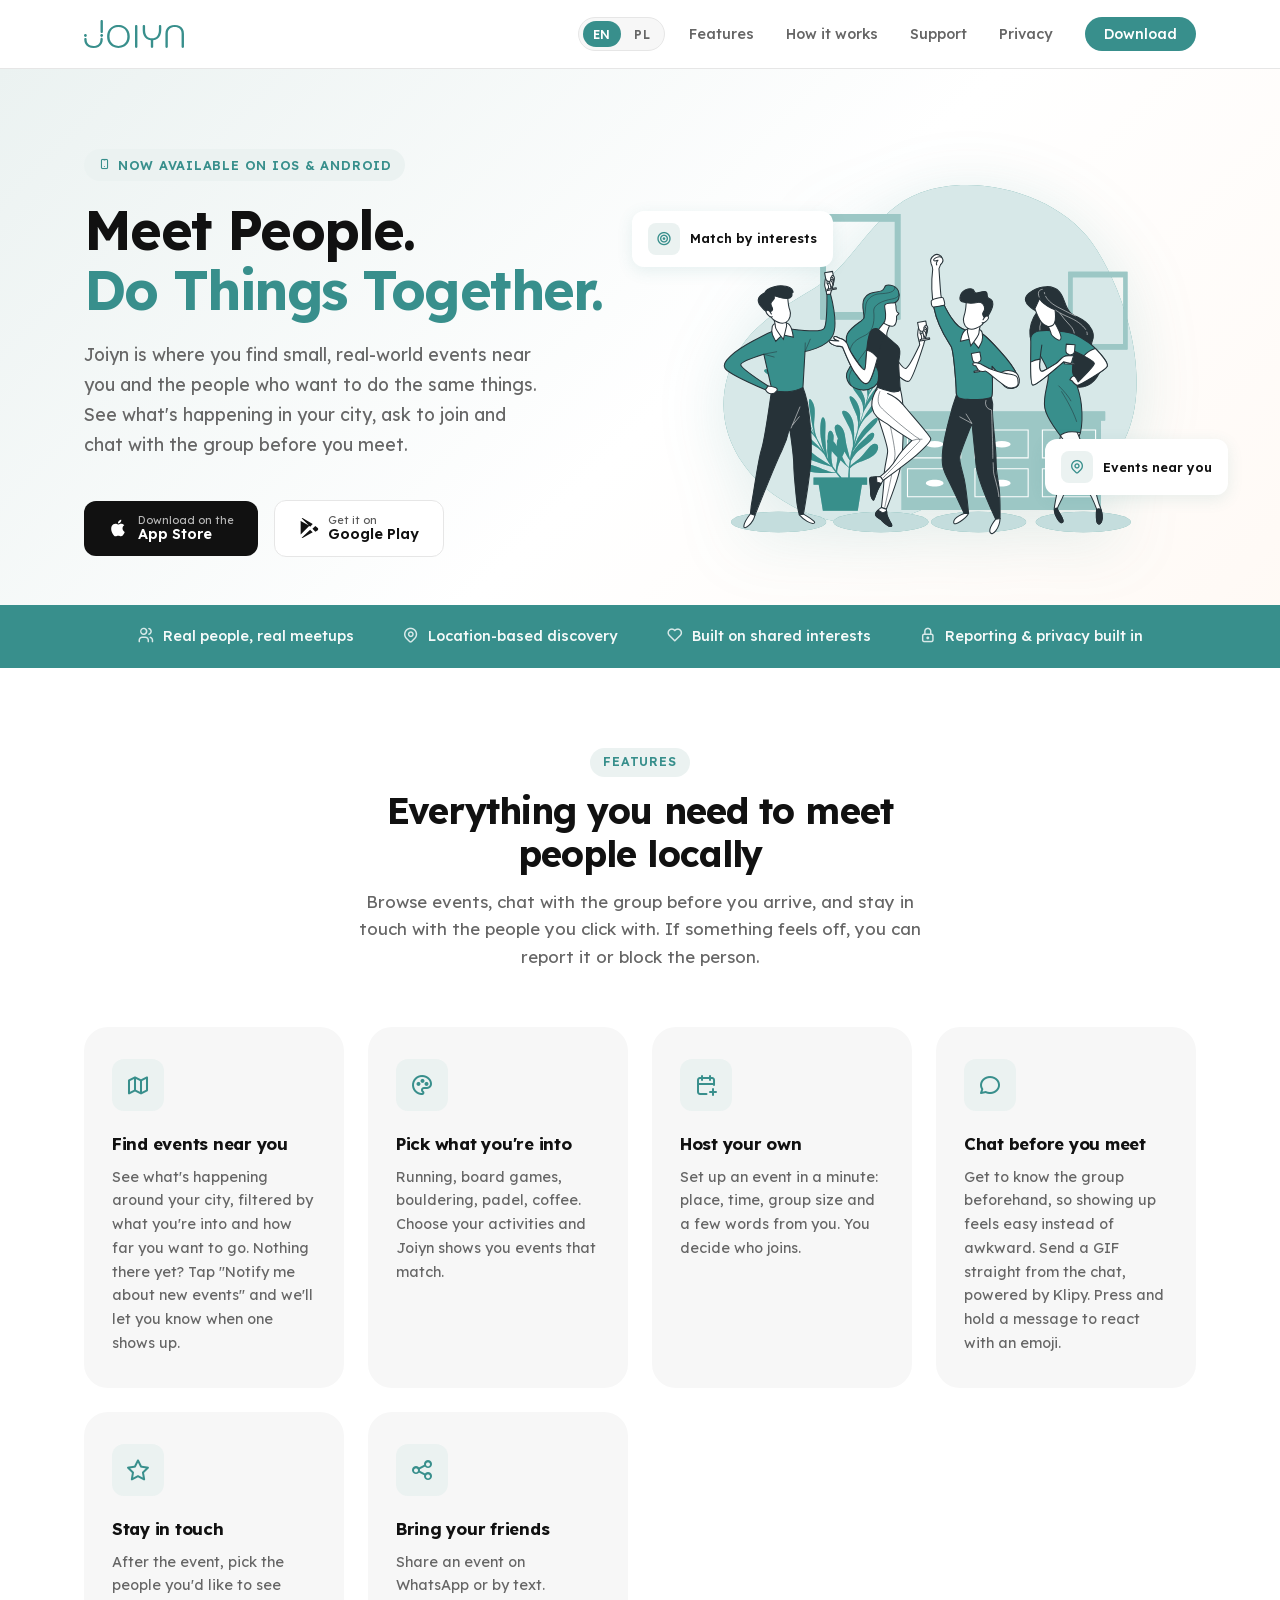
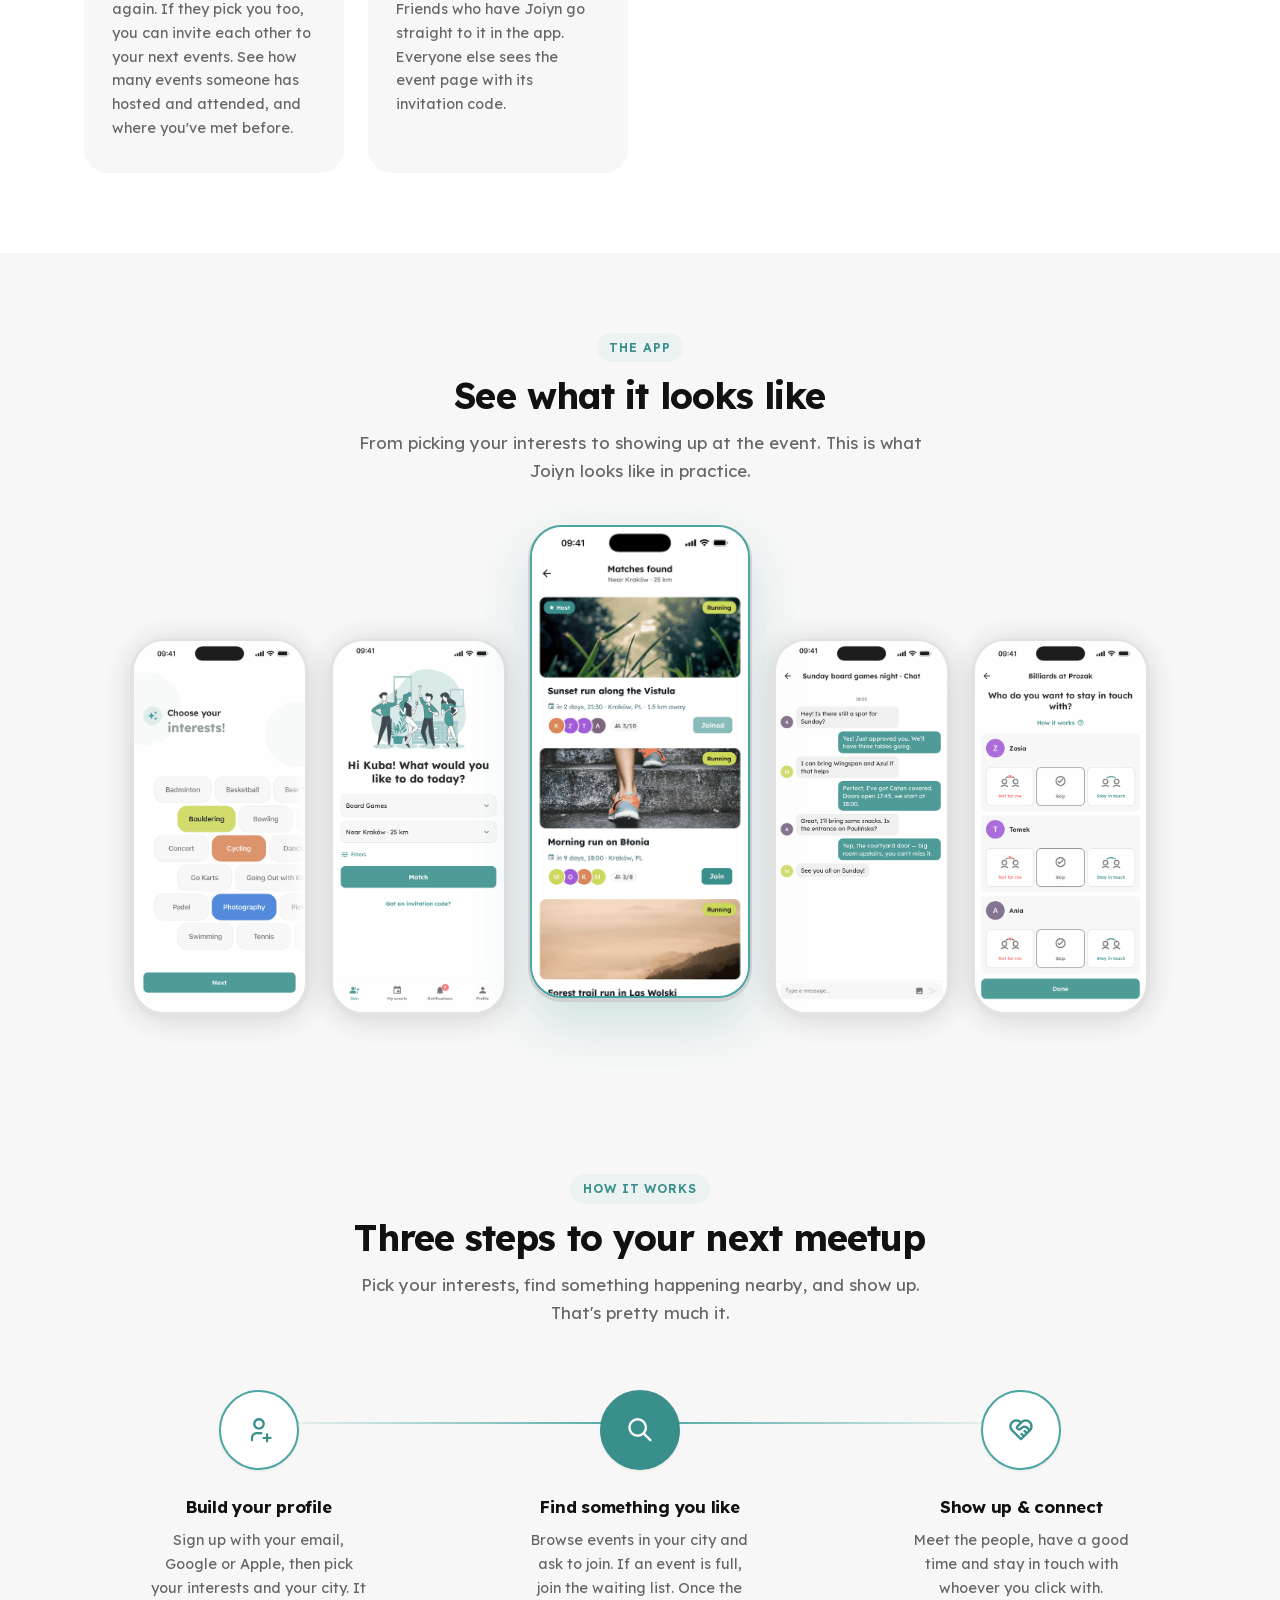
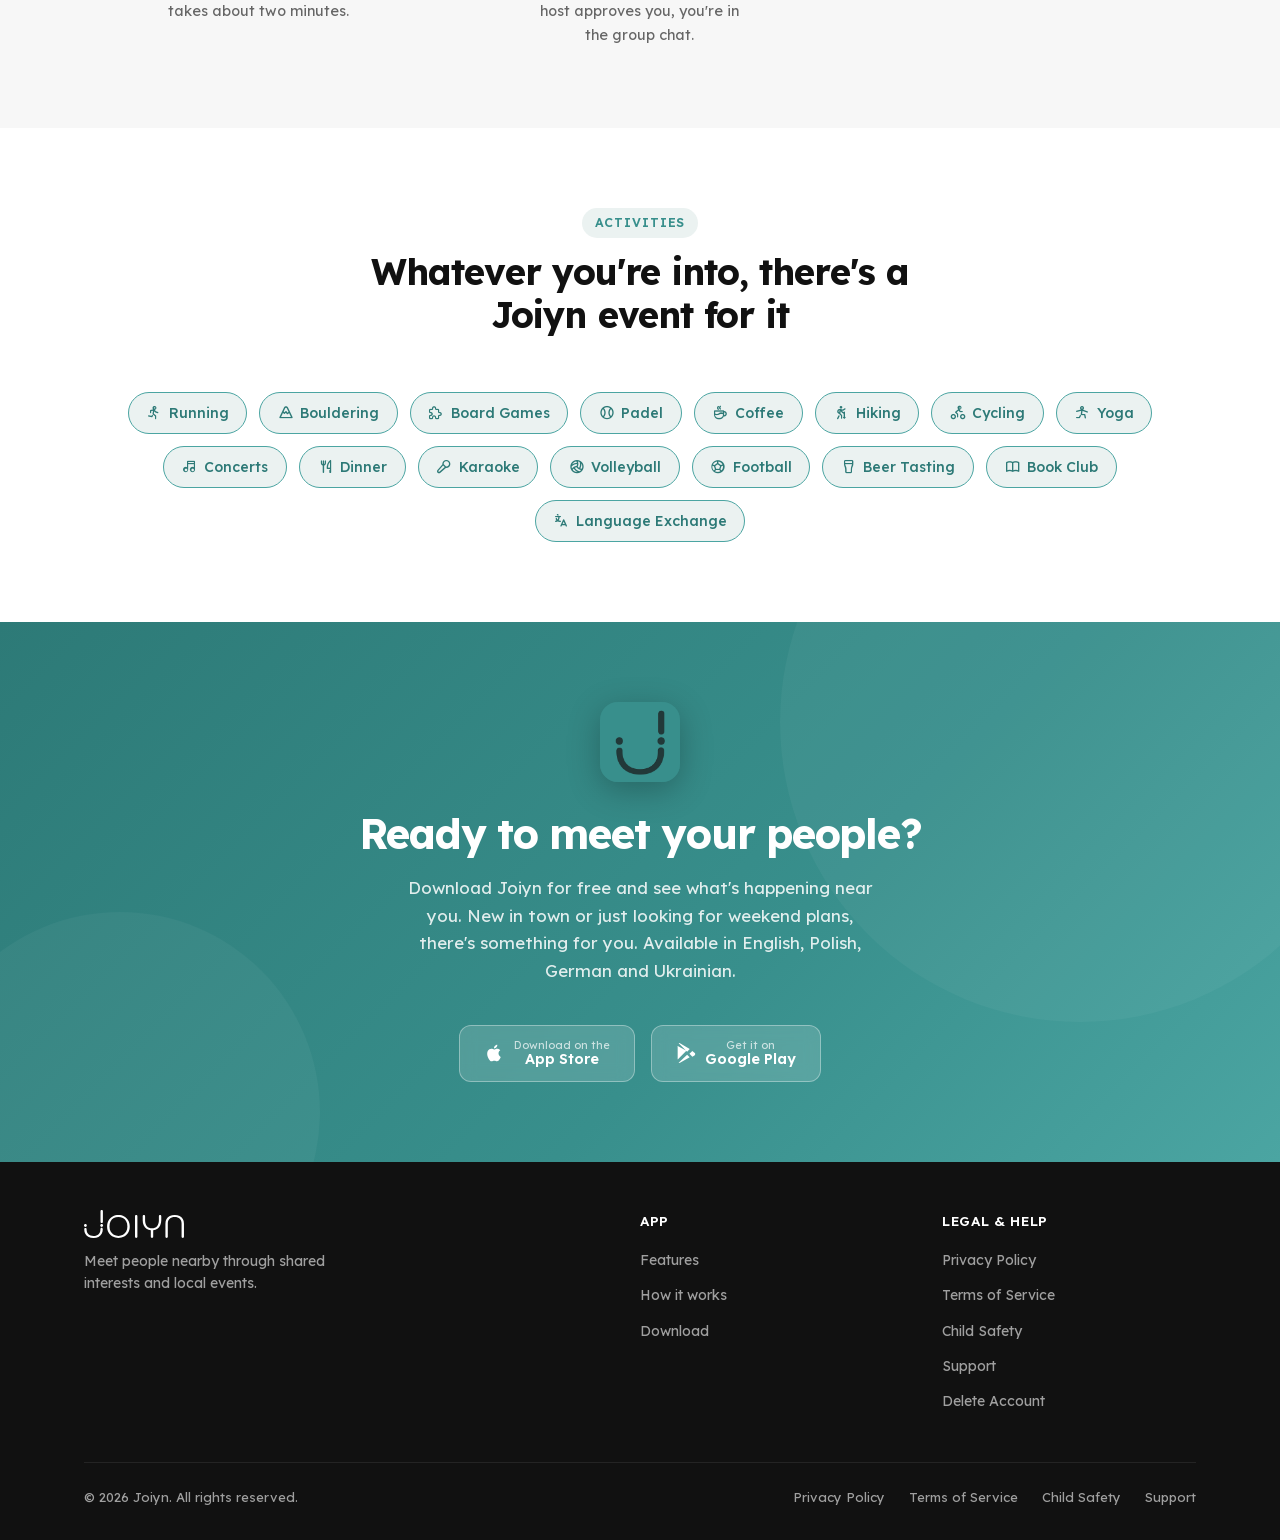
<file: index.html>
<!DOCTYPE html>
<html lang="en">
<head>
  <meta charset="UTF-8" />
  <meta name="viewport" content="width=device-width, initial-scale=1.0" />
  <title>Joiyn | Meet People. Do Things Together.</title>
  <meta name="description" content="Joiyn helps you find local events and people who share your interests. See what's happening nearby, ask to join and meet in person, with reporting and privacy tools built in." />
  <meta name="theme-color" content="#388F8C" />
  <meta name="google-site-verification" content="U3oa5EqVZOXFZyKfeP8LKuP4QYdkzmcoeLspPQooN5U" />

  <!-- Open Graph -->
  <meta property="og:title" content="Joiyn | Meet People. Do Things Together." />
  <meta property="og:description" content="Find local events and people who share your interests. Reporting and privacy tools are built in." />
  <meta property="og:image" content="assets/images/icon1024.png" />
  <meta property="og:type" content="website" />
  <meta property="og:url" content="https://joiyn.app/" />
  <link rel="canonical" href="https://joiyn.app/" />

  <!-- Favicon -->
  <link rel="icon" type="image/png" href="assets/images/icon1024.png" />
  <link rel="apple-touch-icon" href="assets/images/icon1024.png" />

  <link rel="stylesheet" href="assets/css/styles.css" />
  <link rel="stylesheet" href="assets/css/tabler-icons.css" />
  <script src="assets/js/lang-detect.js"></script>
</head>
<body data-page="index">

  <!-- ── Navigation ─────────────────────────────────────────────────────────── -->
  <header>
    <nav class="nav">
      <div class="container nav-inner">
        <a href="index.html" class="nav-logo">
          <img src="assets/images/logo-teal.svg" alt="Joiyn" data-i18n-alt="common.altJoiyn" />
        </a>
        <div class="nav-end">
          <div class="lang-picker" role="group" data-i18n-aria="common.langAria">
            <button type="button" class="lang-btn" data-lang="en" aria-pressed="false">EN</button>
            <button type="button" class="lang-btn" data-lang="pl" aria-pressed="false">PL</button>
          </div>
          <ul class="nav-links">
            <li><a href="#features" data-i18n="common.navFeatures">Features</a></li>
            <li><a href="#how-it-works" data-i18n="common.navHowItWorks">How it works</a></li>
            <li><a href="support.html" data-i18n="common.navSupport">Support</a></li>
            <li><a href="privacy.html" data-i18n="common.navPrivacy">Privacy</a></li>
            <li><a href="#download" class="nav-cta" data-i18n="common.navDownload">Download</a></li>
          </ul>
        </div>
      </div>
    </nav>
  </header>

  <!-- ── Hero ───────────────────────────────────────────────────────────────── -->
  <section class="hero">
    <div class="container hero-inner">
      <div class="hero-content">
        <div class="hero-eyebrow animate-fade-up">
          <i class="ti ti-device-mobile"></i>
          <span data-i18n="index.heroEyebrow">Now available on iOS &amp; Android</span>
        </div>
        <h1 class="hero-title animate-fade-up delay-1" data-i18n-html="index.heroTitle">Meet People.<br /><span>Do Things Together.</span></h1>
        <p class="hero-subtitle animate-fade-up delay-2" data-i18n="index.heroSubtitle">Joiyn is where you find small, real-world events near you and the people who want to do the same things. See what's happening in your city, ask to join and chat with the group before you meet.</p>
        <div class="hero-actions animate-fade-up delay-3">
          <!-- Apple App Store -->
          <a href="https://apps.apple.com/app/id6773401520" class="btn-store btn-store-apple" data-i18n-aria="common.ariaAppStore" aria-label="Download on the App Store" rel="noopener noreferrer">
            <svg viewBox="0 0 24 24" fill="currentColor" aria-hidden="true">
              <path d="M18.71 19.5c-.83 1.24-1.71 2.45-3.05 2.47-1.34.03-1.77-.79-3.29-.79-1.53 0-2 .77-3.27.82-1.31.05-2.3-1.32-3.14-2.53C4.25 17 2.94 12.45 4.7 9.39c.87-1.52 2.43-2.48 4.12-2.51 1.28-.02 2.5.87 3.29.87.78 0 2.26-1.07 3.8-.91.65.03 2.47.26 3.64 1.98-.09.06-2.17 1.28-2.15 3.81.03 3.02 2.65 4.03 2.68 4.04-.03.07-.42 1.44-1.38 2.83M13 3.5c.73-.83 1.94-1.46 2.94-1.5.13 1.17-.34 2.35-1.04 3.19-.69.85-1.83 1.51-2.95 1.42-.15-1.15.41-2.35 1.05-3.11z"/>
            </svg>
            <span class="btn-store-label">
              <small data-i18n="common.storeAppleSmall">Download on the</small>
              <span data-i18n="common.storeApple">App Store</span>
            </span>
          </a>
          <!-- Google Play -->
          <a href="https://play.google.com/store/apps/details?id=com.shirocoding.joiyn" class="btn-store btn-store-google" data-i18n-aria="common.ariaGooglePlay" aria-label="Get it on Google Play" rel="noopener noreferrer">
            <svg viewBox="0 0 24 24" fill="currentColor" aria-hidden="true">
              <path d="M3.18 23.76a2 2 0 0 0 2.07-.22l.13-.09 11.06-6.39-.01-.01-3.09-3.09-10.16 9.8zm-1.1-20.3A2 2 0 0 0 2 4.93V19.1a2 2 0 0 0 .08.55l10.4-10.41L2.08 3.46zm20.06 8.15L19.6 9.5l-3.46 3.46 3.47 3.47 2.56-1.49a2 2 0 0 0 0-3.32zM5.25.46a2 2 0 0 0-2.07-.22L13.39 10.4l3.09-3.09L5.25.46z"/>
            </svg>
            <span class="btn-store-label">
              <small data-i18n="common.storeGoogleSmall">Get it on</small>
              <span data-i18n="common.storeGoogle">Google Play</span>
            </span>
          </a>
        </div>
      </div>

      <div class="hero-visual animate-fade-up delay-2">
        <img
          src="assets/images/home.svg"
          data-i18n-alt="common.altHero" alt="People connecting through Joiyn events"
          class="hero-illustration"
        />
        <div class="hero-badge">
          <span class="badge-icon"><i class="ti ti-target"></i></span>
          <span data-i18n="index.badgeInterests">Match by interests</span>
        </div>
        <div class="hero-badge hero-badge-2">
          <span class="badge-icon"><i class="ti ti-map-pin"></i></span>
          <span data-i18n="index.badgeNearby">Events near you</span>
        </div>
      </div>
    </div>
  </section>

  <!-- ── Social proof ────────────────────────────────────────────────────────── -->
  <div class="social-proof">
    <div class="container social-proof-inner">
      <div class="proof-item">
        <i class="ti ti-users"></i>
        <span data-i18n="index.proofPeople">Real people, real meetups</span>
      </div>
      <div class="proof-item">
        <i class="ti ti-map-pin"></i>
        <span data-i18n="index.proofLocation">Location-based discovery</span>
      </div>
      <div class="proof-item">
        <i class="ti ti-heart"></i>
        <span data-i18n="index.proofInterests">Built on shared interests</span>
      </div>
      <div class="proof-item">
        <i class="ti ti-lock"></i>
        <span data-i18n="index.proofSecure">Reporting &amp; privacy built in</span>
      </div>
    </div>
  </div>

  <!-- ── Features ───────────────────────────────────────────────────────────── -->
  <section class="features" id="features">
    <div class="container">
      <div class="section-header">
        <span class="section-eyebrow" data-i18n="index.featuresEyebrow">Features</span>
        <h2 class="section-title" data-i18n="index.featuresTitle">Everything you need to meet people locally</h2>
        <p class="section-subtitle" data-i18n="index.featuresSubtitle">Browse events, chat with the group before you arrive, and stay in touch with the people you click with. If something feels off, you can report it or block the person.</p>
      </div>
      <div class="features-grid">
        <div class="feature-card">
          <div class="feature-icon"><i class="ti ti-map"></i></div>
          <h3 data-i18n="index.feature1Title">Find events near you</h3>
          <p data-i18n="index.feature1Text">See what's happening around your city, filtered by what you're into and how far you want to go. Nothing there yet? Tap "Notify me about new events" and we'll let you know when one shows up.</p>
        </div>
        <div class="feature-card">
          <div class="feature-icon"><i class="ti ti-palette"></i></div>
          <h3 data-i18n="index.feature2Title">Pick what you're into</h3>
          <p data-i18n="index.feature2Text">Running, board games, bouldering, padel, coffee. Choose your activities and Joiyn shows you events that match.</p>
        </div>
        <div class="feature-card">
          <div class="feature-icon"><i class="ti ti-calendar-plus"></i></div>
          <h3 data-i18n="index.feature3Title">Host your own</h3>
          <p data-i18n="index.feature3Text">Set up an event in a minute: place, time, group size and a few words from you. You decide who joins.</p>
        </div>
        <div class="feature-card">
          <div class="feature-icon"><i class="ti ti-message-circle"></i></div>
          <h3 data-i18n="index.feature4Title">Chat before you meet</h3>
          <p data-i18n="index.feature4Text">Get to know the group beforehand, so showing up feels easy instead of awkward. Send a GIF straight from the chat, powered by Klipy. Press and hold a message to react with an emoji.</p>
        </div>
        <div class="feature-card">
          <div class="feature-icon"><i class="ti ti-star"></i></div>
          <h3 data-i18n="index.feature5Title">Stay in touch</h3>
          <p data-i18n="index.feature5Text">After the event, pick the people you'd like to see again. If they pick you too, you can invite each other to your next events. See how many events someone has hosted and attended, and where you've met before.</p>
        </div>
        <div class="feature-card">
          <div class="feature-icon"><i class="ti ti-share"></i></div>
          <h3 data-i18n="index.feature6Title">Bring your friends</h3>
          <p data-i18n="index.feature6Text">Share an event on WhatsApp or by text. Friends who have Joiyn go straight to it in the app. Everyone else sees the event page with its invitation code.</p>
        </div>
      </div>
    </div>
  </section>

  <!-- ── App screenshots ────────────────────────────────────────────────────── -->
  <section class="screenshots">
    <div class="container">
      <div class="section-header">
        <span class="section-eyebrow" data-i18n="index.screenshotsEyebrow">The app</span>
        <h2 class="section-title" data-i18n="index.screenshotsTitle">See what it looks like</h2>
        <p class="section-subtitle" data-i18n="index.screenshotsSubtitle">From picking your interests to showing up at the event. This is what Joiyn looks like in practice.</p>
      </div>
      <div class="screenshots-scroll">
        <div class="phone-frame side">
          <img src="assets/screenshots/screen-interests.png" data-i18n-alt="index.altInterests" alt="Choosing interests when you sign up" width="458" height="995" loading="lazy" />
        </div>
        <div class="phone-frame side">
          <img src="assets/screenshots/screen-join.png" data-i18n-alt="index.altJoin" alt="Join screen with an activity, a search area and an invitation code link" width="458" height="995" loading="lazy" />
        </div>
        <div class="phone-frame featured">
          <img src="assets/screenshots/screen-matches.png" data-i18n-alt="index.altMatches" alt="Running events near Kraków with photos and a Join button" width="458" height="995" loading="lazy" />
        </div>
        <div class="phone-frame side">
          <img src="assets/screenshots/screen-chat.png" data-i18n-alt="index.altChat" alt="Group chat of a board games night before the meetup" width="458" height="995" loading="lazy" />
        </div>
        <div class="phone-frame side">
          <img src="assets/screenshots/screen-stay-in-touch.png" data-i18n-alt="index.altStayInTouch" alt="After the event: choosing who to stay in touch with" width="458" height="995" loading="lazy" />
        </div>
      </div>
    </div>
  </section>

  <!-- ── How it works ────────────────────────────────────────────────────────── -->
  <section class="how-it-works" id="how-it-works">
    <div class="container">
      <div class="section-header">
        <span class="section-eyebrow" data-i18n="index.howEyebrow">How it works</span>
        <h2 class="section-title" data-i18n="index.howTitle">Three steps to your next meetup</h2>
        <p class="section-subtitle" data-i18n="index.howSubtitle">Pick your interests, find something happening nearby, and show up. That's pretty much it.</p>
      </div>
      <div class="steps">
        <div class="step">
          <div class="step-number"><i class="ti ti-user-plus"></i></div>
          <h3 data-i18n="index.step1Title">Build your profile</h3>
          <p data-i18n="index.step1Text">Sign up with your email, Google or Apple, then pick your interests and your city. It takes about two minutes.</p>
        </div>
        <div class="step">
          <div class="step-number"><i class="ti ti-search"></i></div>
          <h3 data-i18n="index.step2Title">Find something you like</h3>
          <p data-i18n="index.step2Text">Browse events in your city and ask to join. If an event is full, join the waiting list. Once the host approves you, you're in the group chat.</p>
        </div>
        <div class="step">
          <div class="step-number"><i class="ti ti-heart-handshake"></i></div>
          <h3 data-i18n="index.step3Title">Show up &amp; connect</h3>
          <p data-i18n="index.step3Text">Meet the people, have a good time and stay in touch with whoever you click with.</p>
        </div>
      </div>
    </div>
  </section>

  <!-- ── Interests ───────────────────────────────────────────────────────────── -->
  <section class="interests">
    <div class="container">
      <div class="section-header">
        <span class="section-eyebrow" data-i18n="index.activitiesEyebrow">Activities</span>
        <h2 class="section-title" data-i18n="index.activitiesTitle">Whatever you're into, there's a Joiyn event for it</h2>
      </div>
      <div class="interests-scroll">
        <span class="interest-tag"><i class="ti ti-run"></i> <span data-i18n="index.interestRunning">Running</span></span>
        <span class="interest-tag"><i class="ti ti-mountain"></i> <span data-i18n="index.interestBouldering">Bouldering</span></span>
        <span class="interest-tag"><i class="ti ti-puzzle"></i> <span data-i18n="index.interestBoardGames">Board Games</span></span>
        <span class="interest-tag"><i class="ti ti-ball-tennis"></i> <span data-i18n="index.interestPadel">Padel</span></span>
        <span class="interest-tag"><i class="ti ti-coffee"></i> <span data-i18n="index.interestCoffee">Coffee</span></span>
        <span class="interest-tag"><i class="ti ti-trekking"></i> <span data-i18n="index.interestHiking">Hiking</span></span>
        <span class="interest-tag"><i class="ti ti-bike"></i> <span data-i18n="index.interestCycling">Cycling</span></span>
        <span class="interest-tag"><i class="ti ti-yoga"></i> <span data-i18n="index.interestYoga">Yoga</span></span>
        <span class="interest-tag"><i class="ti ti-music"></i> <span data-i18n="index.interestConcerts">Concerts</span></span>
        <span class="interest-tag"><i class="ti ti-tools-kitchen-2"></i> <span data-i18n="index.interestDinner">Dinner</span></span>
        <span class="interest-tag"><i class="ti ti-microphone-2"></i> <span data-i18n="index.interestKaraoke">Karaoke</span></span>
        <span class="interest-tag"><i class="ti ti-ball-volleyball"></i> <span data-i18n="index.interestVolleyball">Volleyball</span></span>
        <span class="interest-tag"><i class="ti ti-ball-football"></i> <span data-i18n="index.interestFootball">Football</span></span>
        <span class="interest-tag"><i class="ti ti-beer"></i> <span data-i18n="index.interestBeer">Beer Tasting</span></span>
        <span class="interest-tag"><i class="ti ti-book"></i> <span data-i18n="index.interestBook">Book Club</span></span>
        <span class="interest-tag"><i class="ti ti-language"></i> <span data-i18n="index.interestLanguage">Language Exchange</span></span>
      </div>
    </div>
  </section>

  <!-- ── Download CTA ────────────────────────────────────────────────────────── -->
  <section class="cta-section" id="download">
    <div class="container cta-content">
      <img src="assets/images/icon1024.png" data-i18n-alt="common.altJoiyn" alt="Joiyn" class="cta-icon" />
      <h2 class="cta-title" data-i18n="index.ctaTitle">Ready to meet your people?</h2>
      <p class="cta-subtitle" data-i18n="index.ctaSubtitle">Download Joiyn for free and see what's happening near you. New in town or just looking for weekend plans, there's something for you. Available in English, Polish, German and Ukrainian.</p>
      <div class="cta-buttons">
        <a href="https://apps.apple.com/app/id6773401520" class="btn-store btn-store-light" data-i18n-aria="common.ariaAppStore" aria-label="Download on the App Store" rel="noopener noreferrer">
          <svg viewBox="0 0 24 24" fill="currentColor" width="20" height="20" aria-hidden="true">
            <path d="M18.71 19.5c-.83 1.24-1.71 2.45-3.05 2.47-1.34.03-1.77-.79-3.29-.79-1.53 0-2 .77-3.27.82-1.31.05-2.3-1.32-3.14-2.53C4.25 17 2.94 12.45 4.7 9.39c.87-1.52 2.43-2.48 4.12-2.51 1.28-.02 2.5.87 3.29.87.78 0 2.26-1.07 3.8-.91.65.03 2.47.26 3.64 1.98-.09.06-2.17 1.28-2.15 3.81.03 3.02 2.65 4.03 2.68 4.04-.03.07-.42 1.44-1.38 2.83M13 3.5c.73-.83 1.94-1.46 2.94-1.5.13 1.17-.34 2.35-1.04 3.19-.69.85-1.83 1.51-2.95 1.42-.15-1.15.41-2.35 1.05-3.11z"/>
          </svg>
          <span class="btn-store-label">
            <small data-i18n="common.storeAppleSmall">Download on the</small>
            <span data-i18n="common.storeApple">App Store</span>
          </span>
        </a>
        <a href="https://play.google.com/store/apps/details?id=com.shirocoding.joiyn" class="btn-store btn-store-light" data-i18n-aria="common.ariaGooglePlay" aria-label="Get it on Google Play" rel="noopener noreferrer">
          <svg viewBox="0 0 24 24" fill="currentColor" width="20" height="20" aria-hidden="true">
            <path d="M3.18 23.76a2 2 0 0 0 2.07-.22l.13-.09 11.06-6.39-.01-.01-3.09-3.09-10.16 9.8zm-1.1-20.3A2 2 0 0 0 2 4.93V19.1a2 2 0 0 0 .08.55l10.4-10.41L2.08 3.46zm20.06 8.15L19.6 9.5l-3.46 3.46 3.47 3.47 2.56-1.49a2 2 0 0 0 0-3.32zM5.25.46a2 2 0 0 0-2.07-.22L13.39 10.4l3.09-3.09L5.25.46z"/>
          </svg>
          <span class="btn-store-label">
            <small data-i18n="common.storeGoogleSmall">Get it on</small>
            <span data-i18n="common.storeGoogle">Google Play</span>
          </span>
        </a>
      </div>
    </div>
  </section>

  <!-- ── Footer ──────────────────────────────────────────────────────────────── -->
  <footer class="footer">
    <div class="container">
      <div class="footer-inner">
        <div class="footer-brand">
          <a href="index.html" class="nav-logo">
            <img src="assets/images/logo-white.svg" alt="Joiyn" />
          </a>
          <p data-i18n="common.footerTagline">Meet people nearby through shared interests and local events.</p>
        </div>
        <div class="footer-col">
          <h4 data-i18n="common.footerApp">App</h4>
          <ul>
            <li><a href="#features" data-i18n="common.navFeatures">Features</a></li>
            <li><a href="#how-it-works" data-i18n="common.navHowItWorks">How it works</a></li>
            <li><a href="#download" data-i18n="common.navDownload">Download</a></li>
          </ul>
        </div>
        <div class="footer-col">
          <h4 data-i18n="common.footerLegal">Legal &amp; Help</h4>
          <ul>
            <li><a href="privacy.html" data-i18n="common.footerPrivacy">Privacy Policy</a></li>
            <li><a href="terms.html" data-i18n="common.footerTerms">Terms of Service</a></li>
            <li><a href="child-safety.html" data-i18n="common.footerChildSafety">Child Safety</a></li>
            <li><a href="support.html" data-i18n="common.navSupport">Support</a></li>
            <li><a href="delete-account.html" data-i18n="common.footerDeleteAccount">Delete Account</a></li>
          </ul>
        </div>
      </div>
      <div class="footer-bottom">
        <span data-i18n="common.footerRights">© 2026 Joiyn. All rights reserved.</span>
        <div style="display:flex;gap:1.5rem;">
          <a href="privacy.html" data-i18n="common.footerPrivacy">Privacy Policy</a>
          <a href="terms.html" data-i18n="common.footerTerms">Terms of Service</a>
          <a href="child-safety.html" data-i18n="common.footerChildSafety">Child Safety</a>
          <a href="support.html" data-i18n="common.navSupport">Support</a>
        </div>
      </div>
    </div>
  </footer>


  <script src="assets/js/translations-en.js"></script>
  <script src="assets/js/translations-pl.js"></script>
  <script src="assets/js/translations-pages-en.js"></script>
  <script src="assets/js/translations-pages-pl.js"></script>
  <script src="assets/js/translations-legal-en.js"></script>
  <script src="assets/js/translations-legal-pl.js"></script>
  <script src="assets/js/i18n.js"></script>

</body>
</html>
</file>
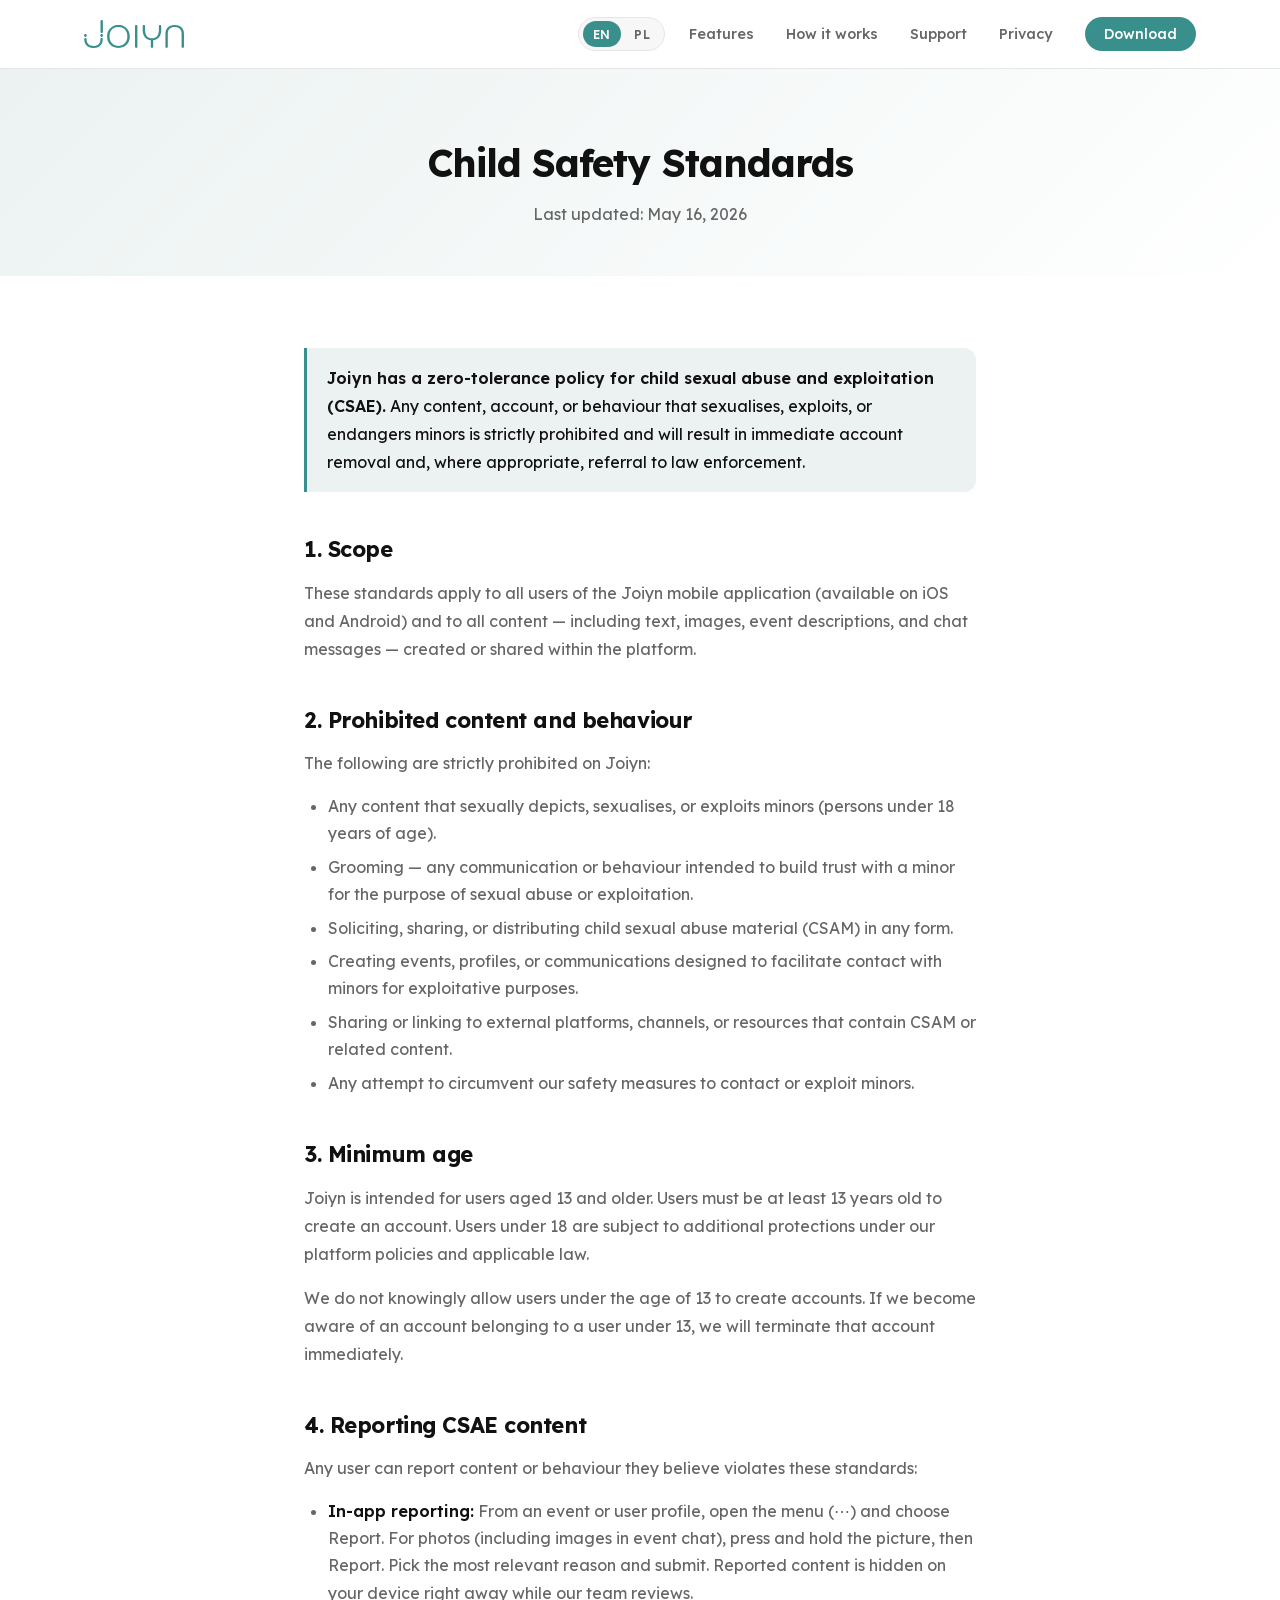
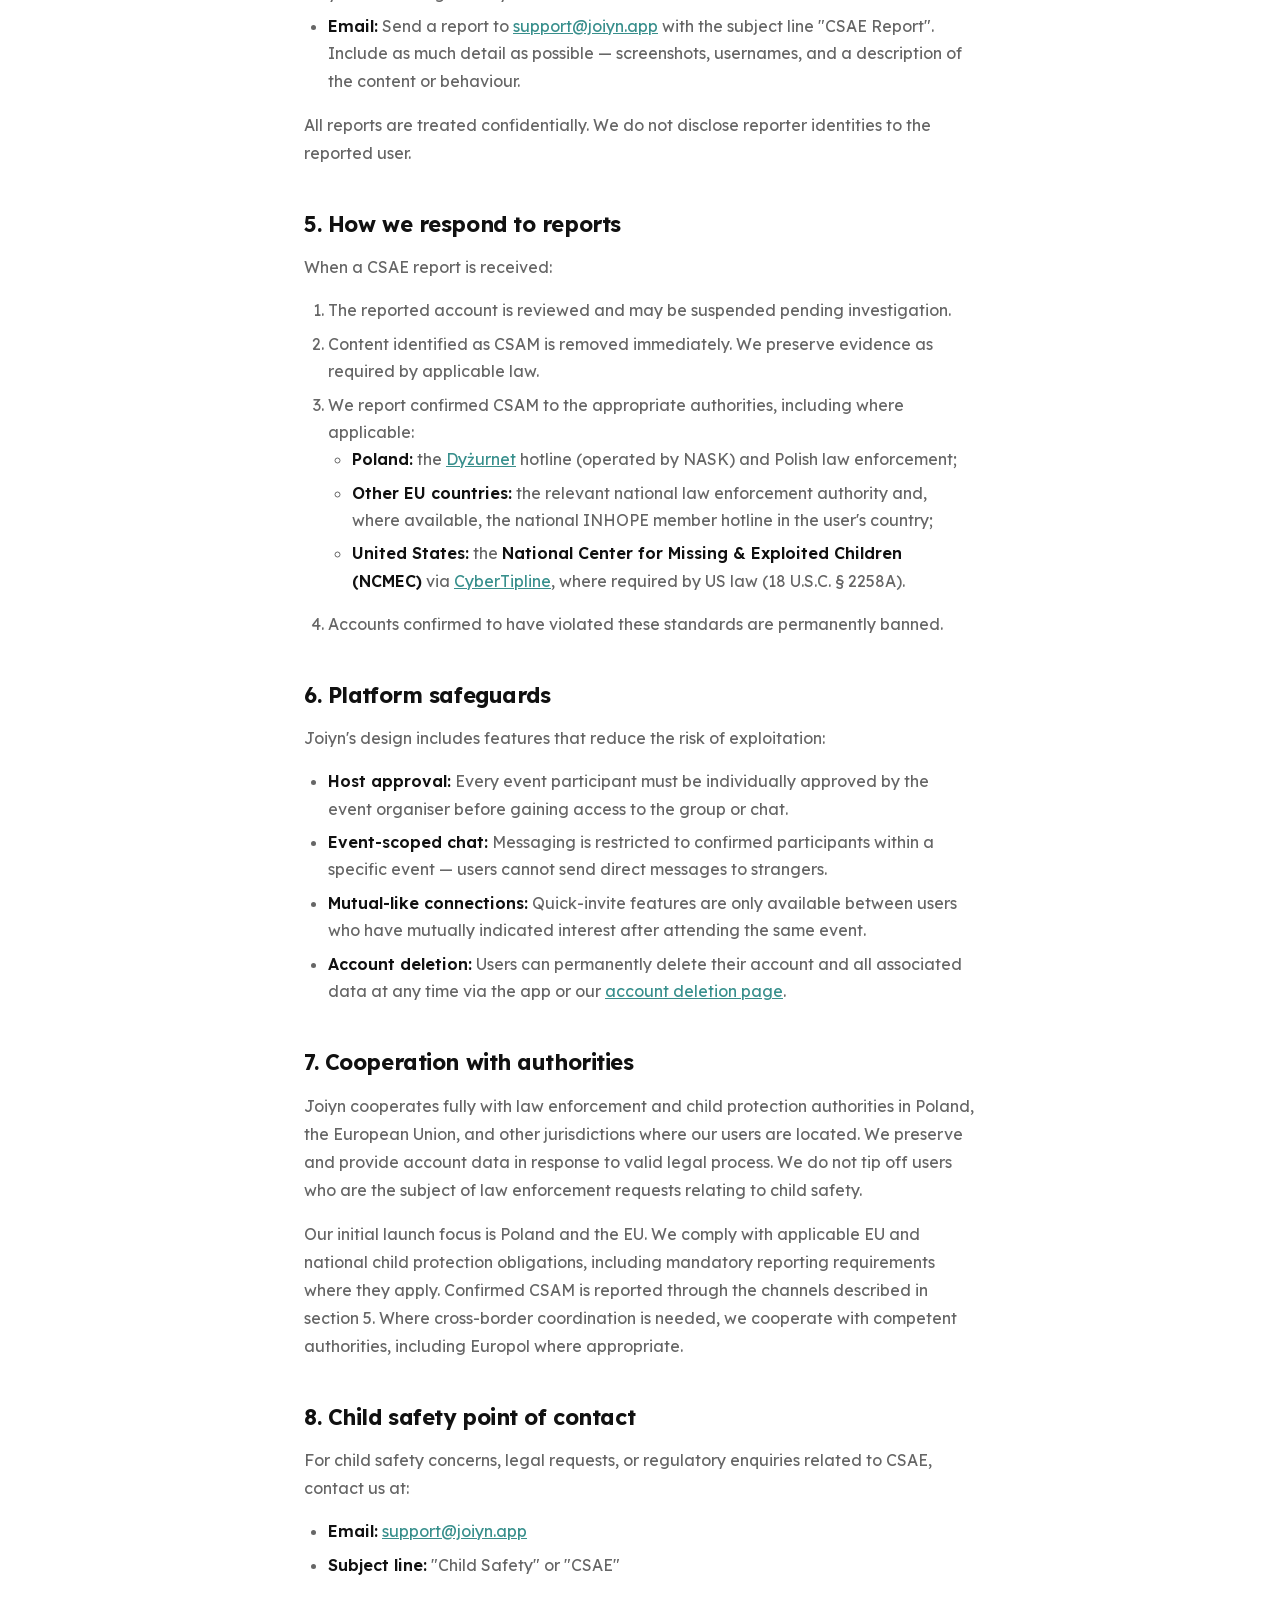
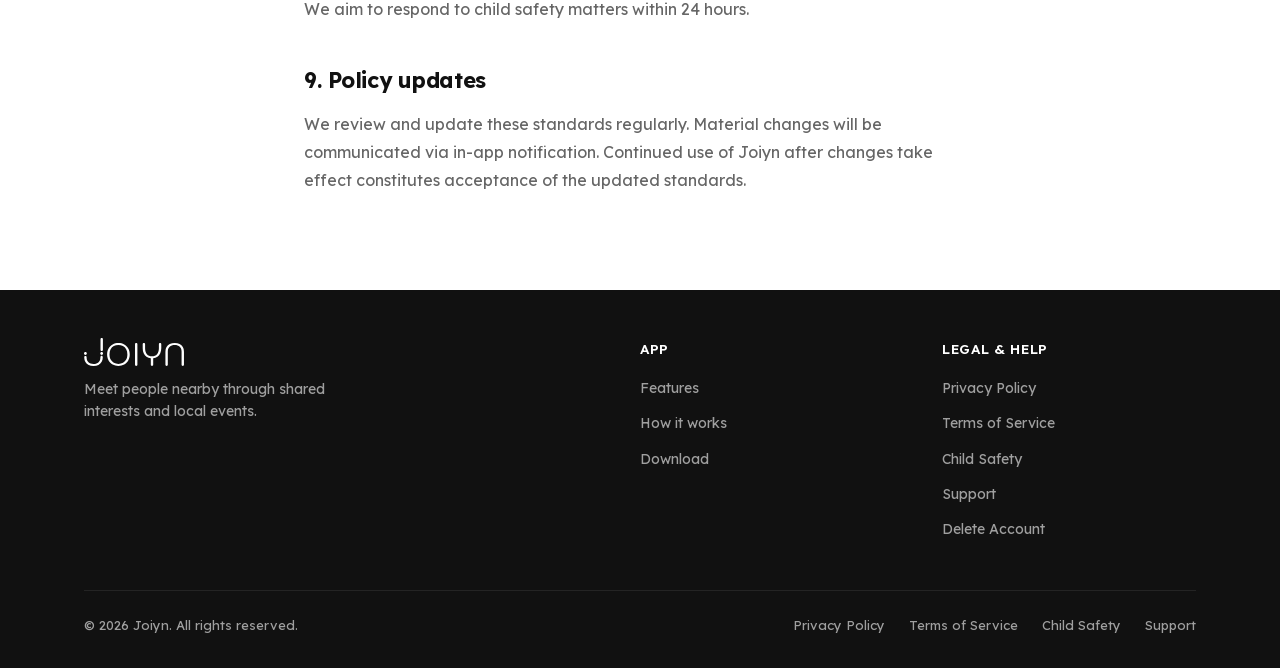
<file: child-safety.html>
<!DOCTYPE html>
<html lang="en">
<head>
  <meta charset="UTF-8" />
  <meta name="viewport" content="width=device-width, initial-scale=1.0" />
  <title>Child Safety Standards | Joiyn</title>
  <meta name="description" content="Joiyn's standards and policies against child sexual abuse and exploitation (CSAE)." />
  <meta name="theme-color" content="#388F8C" />
  <link rel="icon" type="image/png" href="assets/images/icon1024.png" />
  <link rel="apple-touch-icon" href="assets/images/icon1024.png" />
  <link rel="stylesheet" href="assets/css/styles.css" />
  <link rel="stylesheet" href="assets/css/tabler-icons.css" />
  <script src="assets/js/lang-detect.js"></script>
</head>
<body data-page="childSafety">

  <!-- ── Navigation ─────────────────────────────────────────────────────────── -->
  <header>
    <nav class="nav">
      <div class="container nav-inner">
                <a href="index.html" class="nav-logo">
          <img src="assets/images/logo-teal.svg" alt="Joiyn" data-i18n-alt="common.altJoiyn" />
        </a>
        <div class="nav-end">
          <div class="lang-picker" role="group" data-i18n-aria="common.langAria">
            <button type="button" class="lang-btn" data-lang="en" aria-pressed="false">EN</button>
            <button type="button" class="lang-btn" data-lang="pl" aria-pressed="false">PL</button>
          </div>
          <ul class="nav-links">
            <li><a href="index.html#features" data-i18n="common.navFeatures">Features</a></li>
            <li><a href="index.html#how-it-works" data-i18n="common.navHowItWorks">How it works</a></li>
            <li><a href="support.html" data-i18n="common.navSupport">Support</a></li>
            <li><a href="privacy.html" data-i18n="common.navPrivacy">Privacy</a></li>
            <li><a href="index.html#download" class="nav-cta" data-i18n="common.navDownload">Download</a></li>
          </ul>
        </div>
      </div>
    </nav>
  </header>

  <!-- ── Page hero ──────────────────────────────────────────────────────────── -->
  <section class="page-hero">
    <div class="container">
      <h1 data-i18n="childSafety.heroTitle">Child Safety Standards</h1>
      <p data-i18n="childSafety.updated">Last updated: May 16, 2026</p>
    </div>
  </section>

  <!-- ── Content ────────────────────────────────────────────────────────────── -->
  <div class="prose" data-i18n-html="childSafety.body">

    <div class="notice">
      <p><strong>Joiyn has a zero-tolerance policy for child sexual abuse and exploitation (CSAE).</strong> Any content, account, or behaviour that sexualises, exploits, or endangers minors is strictly prohibited and will result in immediate account removal and, where appropriate, referral to law enforcement.</p>
    </div>

    <h2>1. Scope</h2>
    <p>These standards apply to all users of the Joiyn mobile application (available on iOS and Android) and to all content — including text, images, event descriptions, and chat messages — created or shared within the platform.</p>

    <h2>2. Prohibited content and behaviour</h2>
    <p>The following are strictly prohibited on Joiyn:</p>
    <ul>
      <li>Any content that sexually depicts, sexualises, or exploits minors (persons under 18 years of age).</li>
      <li>Grooming — any communication or behaviour intended to build trust with a minor for the purpose of sexual abuse or exploitation.</li>
      <li>Soliciting, sharing, or distributing child sexual abuse material (CSAM) in any form.</li>
      <li>Creating events, profiles, or communications designed to facilitate contact with minors for exploitative purposes.</li>
      <li>Sharing or linking to external platforms, channels, or resources that contain CSAM or related content.</li>
      <li>Any attempt to circumvent our safety measures to contact or exploit minors.</li>
    </ul>

    <h2>3. Minimum age</h2>
    <p>Joiyn is intended for users aged 13 and older. Users must be at least 13 years old to create an account. Users under 18 are subject to additional protections under our platform policies and applicable law.</p>
    <p>We do not knowingly allow users under the age of 13 to create accounts. If we become aware of an account belonging to a user under 13, we will terminate that account immediately.</p>

    <h2>4. Reporting CSAE content</h2>
    <p>Any user can report content or behaviour they believe violates these standards:</p>
    <ul>
      <li><strong>In-app reporting:</strong> From an event or user profile, open the menu (⋯) and choose Report. For photos (including images in event chat), press and hold the picture, then Report. Pick the most relevant reason and submit. Reported content is hidden on your device right away while our team reviews.</li>
      <li><strong>Email:</strong> Send a report to <a href="mailto:support@joiyn.app">support@joiyn.app</a> with the subject line "CSAE Report". Include as much detail as possible — screenshots, usernames, and a description of the content or behaviour.</li>
    </ul>
    <p>All reports are treated confidentially. We do not disclose reporter identities to the reported user.</p>

    <h2>5. How we respond to reports</h2>
    <p>When a CSAE report is received:</p>
    <ol>
      <li>The reported account is reviewed and may be suspended pending investigation.</li>
      <li>Content identified as CSAM is removed immediately. We preserve evidence as required by applicable law.</li>
      <li>We report confirmed CSAM to the appropriate authorities, including where applicable:
        <ul>
          <li><strong>Poland:</strong> the <a href="https://www.dyzurnet.pl" rel="noopener noreferrer">Dyżurnet</a> hotline (operated by NASK) and Polish law enforcement;</li>
          <li><strong>Other EU countries:</strong> the relevant national law enforcement authority and, where available, the national INHOPE member hotline in the user's country;</li>
          <li><strong>United States:</strong> the <strong>National Center for Missing &amp; Exploited Children (NCMEC)</strong> via <a href="https://report.cybertip.org/" rel="noopener noreferrer">CyberTipline</a>, where required by US law (18 U.S.C. § 2258A).</li>
        </ul>
      </li>
      <li>Accounts confirmed to have violated these standards are permanently banned.</li>
    </ol>

    <h2>6. Platform safeguards</h2>
    <p>Joiyn's design includes features that reduce the risk of exploitation:</p>
    <ul>
      <li><strong>Host approval:</strong> Every event participant must be individually approved by the event organiser before gaining access to the group or chat.</li>
      <li><strong>Event-scoped chat:</strong> Messaging is restricted to confirmed participants within a specific event — users cannot send direct messages to strangers.</li>
      <li><strong>Mutual-like connections:</strong> Quick-invite features are only available between users who have mutually indicated interest after attending the same event.</li>
      <li><strong>Account deletion:</strong> Users can permanently delete their account and all associated data at any time via the app or our <a href="delete-account.html">account deletion page</a>.</li>
    </ul>

    <h2>7. Cooperation with authorities</h2>
    <p>Joiyn cooperates fully with law enforcement and child protection authorities in Poland, the European Union, and other jurisdictions where our users are located. We preserve and provide account data in response to valid legal process. We do not tip off users who are the subject of law enforcement requests relating to child safety.</p>
    <p>Our initial launch focus is Poland and the EU. We comply with applicable EU and national child protection obligations, including mandatory reporting requirements where they apply. Confirmed CSAM is reported through the channels described in section 5. Where cross-border coordination is needed, we cooperate with competent authorities, including Europol where appropriate.</p>

    <h2>8. Child safety point of contact</h2>
    <p>For child safety concerns, legal requests, or regulatory enquiries related to CSAE, contact us at:</p>
    <ul>
      <li><strong>Email:</strong> <a href="mailto:support@joiyn.app">support@joiyn.app</a></li>
      <li><strong>Subject line:</strong> "Child Safety" or "CSAE"</li>
    </ul>
    <p>We aim to respond to child safety matters within 24 hours.</p>

    <h2>9. Policy updates</h2>
    <p>We review and update these standards regularly. Material changes will be communicated via in-app notification. Continued use of Joiyn after changes take effect constitutes acceptance of the updated standards.</p>

  </div>

  <!-- ── Footer ──────────────────────────────────────────────────────────────── -->
  <footer class="footer">
    <div class="container">
      <div class="footer-inner">
        <div class="footer-brand">
          <a href="index.html" class="nav-logo">
            <img src="assets/images/logo-white.svg" data-i18n-alt="common.altJoiyn" alt="Joiyn" />
          </a>
          <p data-i18n="common.footerTagline">Meet people nearby through shared interests and local events.</p>
        </div>
        <div class="footer-col">
          <h4 data-i18n="common.footerApp">App</h4>
          <ul>
            <li><a href="index.html#features" data-i18n="common.navFeatures">Features</a></li>
            <li><a href="index.html#how-it-works" data-i18n="common.navHowItWorks">How it works</a></li>
            <li><a href="index.html#download" data-i18n="common.navDownload">Download</a></li>
          </ul>
        </div>
        <div class="footer-col">
          <h4 data-i18n="common.footerLegal">Legal &amp; Help</h4>
          <ul>
            <li><a href="privacy.html" data-i18n="common.footerPrivacy">Privacy Policy</a></li>
            <li><a href="terms.html" data-i18n="common.footerTerms">Terms of Service</a></li>
            <li><a href="child-safety.html" data-i18n="common.footerChildSafety">Child Safety</a></li>
            <li><a href="support.html" data-i18n="common.navSupport">Support</a></li>
            <li><a href="delete-account.html" data-i18n="common.footerDeleteAccount">Delete Account</a></li>
          </ul>
        </div>
      </div>
      <div class="footer-bottom">
        <span data-i18n="common.footerRights">© 2026 Joiyn. All rights reserved.</span>
        <div style="display:flex;gap:1.5rem;">
          <a href="privacy.html" data-i18n="common.footerPrivacy">Privacy Policy</a>
          <a href="terms.html" data-i18n="common.footerTerms">Terms of Service</a>
          <a href="child-safety.html" data-i18n="common.footerChildSafety">Child Safety</a>
          <a href="support.html" data-i18n="common.navSupport">Support</a>
        </div>
      </div>
    </div>
  </footer>

  <script src="assets/js/translations-en.js"></script>
  <script src="assets/js/translations-pl.js"></script>
  <script src="assets/js/translations-pages-en.js"></script>
  <script src="assets/js/translations-pages-pl.js"></script>
  <script src="assets/js/translations-legal-en.js"></script>
  <script src="assets/js/translations-legal-pl.js"></script>
  <script src="assets/js/i18n.js"></script>

</body>
</html>
</file>
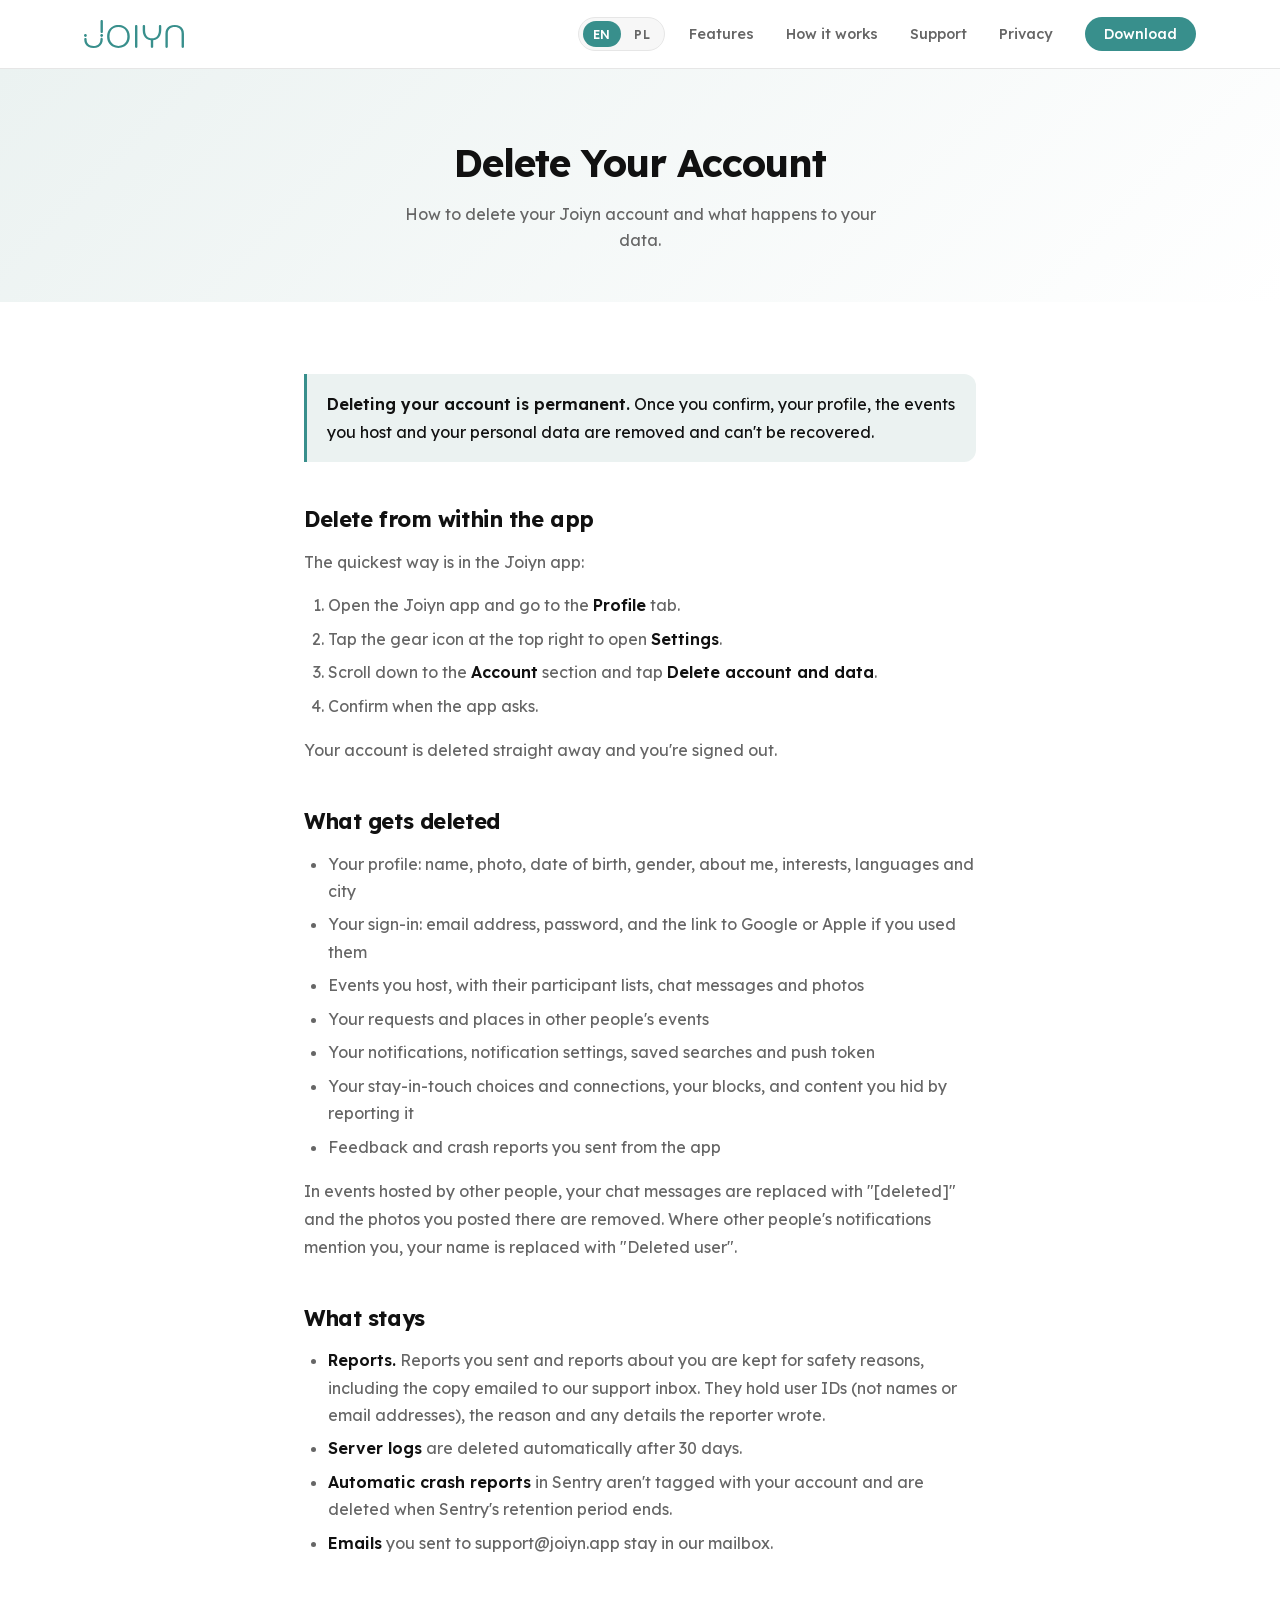
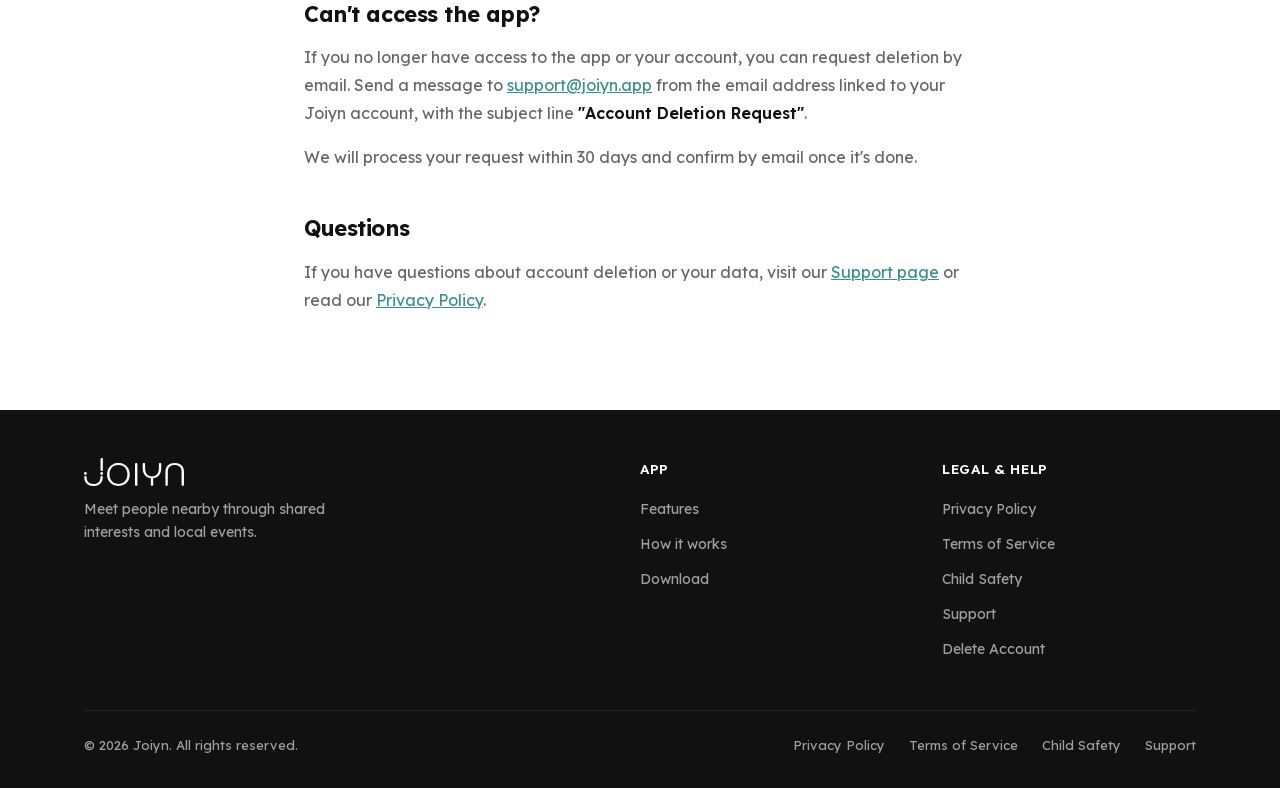
<file: delete-account.html>
<!DOCTYPE html>
<html lang="en">
<head>
  <meta charset="UTF-8" />
  <meta name="viewport" content="width=device-width, initial-scale=1.0" />
  <title>Delete Account | Joiyn</title>
  <meta name="description" content="How to delete your Joiyn account and what happens to your data." />
  <meta name="theme-color" content="#388F8C" />
  <link rel="icon" type="image/png" href="assets/images/icon1024.png" />
  <link rel="apple-touch-icon" href="assets/images/icon1024.png" />
  <link rel="stylesheet" href="assets/css/styles.css" />
  <link rel="stylesheet" href="assets/css/tabler-icons.css" />
  <script src="assets/js/lang-detect.js"></script>
</head>
<body data-page="deleteAccount">

  <!-- ── Navigation ─────────────────────────────────────────────────────────── -->
  <header>
    <nav class="nav">
      <div class="container nav-inner">
                <a href="index.html" class="nav-logo">
          <img src="assets/images/logo-teal.svg" alt="Joiyn" data-i18n-alt="common.altJoiyn" />
        </a>
        <div class="nav-end">
          <div class="lang-picker" role="group" data-i18n-aria="common.langAria">
            <button type="button" class="lang-btn" data-lang="en" aria-pressed="false">EN</button>
            <button type="button" class="lang-btn" data-lang="pl" aria-pressed="false">PL</button>
          </div>
          <ul class="nav-links">
            <li><a href="index.html#features" data-i18n="common.navFeatures">Features</a></li>
            <li><a href="index.html#how-it-works" data-i18n="common.navHowItWorks">How it works</a></li>
            <li><a href="support.html" data-i18n="common.navSupport">Support</a></li>
            <li><a href="privacy.html" data-i18n="common.navPrivacy">Privacy</a></li>
            <li><a href="index.html#download" class="nav-cta" data-i18n="common.navDownload">Download</a></li>
          </ul>
        </div>
      </div>
    </nav>
  </header>

  <!-- ── Page hero ──────────────────────────────────────────────────────────── -->
  <section class="page-hero">
    <div class="container">
      <h1 data-i18n="deleteAccount.heroTitle">Delete Your Account</h1>
      <p data-i18n="deleteAccount.heroSubtitle">How to delete your Joiyn account and what happens to your data.</p>
    </div>
  </section>

  <!-- ── Content ────────────────────────────────────────────────────────────── -->
  <div class="prose" data-i18n-html="deleteAccount.body">

    <div class="notice">
      <p><strong>Deleting your account is permanent.</strong> Once you confirm, your profile, the events you host and your personal data are removed and can't be recovered.</p>
    </div>

    <h2>Delete from within the app</h2>
    <p>The quickest way is in the Joiyn app:</p>
    <ol>
      <li>Open the Joiyn app and go to the <strong>Profile</strong> tab.</li>
      <li>Tap the gear icon at the top right to open <strong>Settings</strong>.</li>
      <li>Scroll down to the <strong>Account</strong> section and tap <strong>Delete account and data</strong>.</li>
      <li>Confirm when the app asks.</li>
    </ol>
    <p>Your account is deleted straight away and you're signed out.</p>

    <h2>What gets deleted</h2>
    <ul>
      <li>Your profile: name, photo, date of birth, gender, about me, interests, languages and city</li>
      <li>Your sign-in: email address, password, and the link to Google or Apple if you used them</li>
      <li>Events you host, with their participant lists, chat messages and photos</li>
      <li>Your requests and places in other people's events</li>
      <li>Your notifications, notification settings, saved searches and push token</li>
      <li>Your stay-in-touch choices and connections, your blocks, and content you hid by reporting it</li>
      <li>Feedback and crash reports you sent from the app</li>
    </ul>
    <p>In events hosted by other people, your chat messages are replaced with "[deleted]" and the photos you posted there are removed. Where other people's notifications mention you, your name is replaced with "Deleted user".</p>

    <h2>What stays</h2>
    <ul>
      <li><strong>Reports.</strong> Reports you sent and reports about you are kept for safety reasons, including the copy emailed to our support inbox. They hold user IDs (not names or email addresses), the reason and any details the reporter wrote.</li>
      <li><strong>Server logs</strong> are deleted automatically after 30 days.</li>
      <li><strong>Automatic crash reports</strong> in Sentry aren't tagged with your account and are deleted when Sentry's retention period ends.</li>
      <li><strong>Emails</strong> you sent to support@joiyn.app stay in our mailbox.</li>
    </ul>

    <h2>Can't access the app?</h2>
    <p>If you no longer have access to the app or your account, you can request deletion by email. Send a message to <a href="mailto:support@joiyn.app">support@joiyn.app</a> from the email address linked to your Joiyn account, with the subject line <strong>"Account Deletion Request"</strong>.</p>
    <p>We will process your request within 30 days and confirm by email once it's done.</p>

    <h2>Questions</h2>
    <p>If you have questions about account deletion or your data, visit our <a href="support.html">Support page</a> or read our <a href="privacy.html">Privacy Policy</a>.</p>

  </div>

  <!-- ── Footer ──────────────────────────────────────────────────────────────── -->
  <footer class="footer">
    <div class="container">
      <div class="footer-inner">
        <div class="footer-brand">
          <a href="index.html" class="nav-logo">
            <img src="assets/images/logo-white.svg" data-i18n-alt="common.altJoiyn" alt="Joiyn" />
          </a>
          <p data-i18n="common.footerTagline">Meet people nearby through shared interests and local events.</p>
        </div>
        <div class="footer-col">
          <h4 data-i18n="common.footerApp">App</h4>
          <ul>
            <li><a href="index.html#features" data-i18n="common.navFeatures">Features</a></li>
            <li><a href="index.html#how-it-works" data-i18n="common.navHowItWorks">How it works</a></li>
            <li><a href="index.html#download" data-i18n="common.navDownload">Download</a></li>
          </ul>
        </div>
        <div class="footer-col">
          <h4 data-i18n="common.footerLegal">Legal &amp; Help</h4>
          <ul>
            <li><a href="privacy.html" data-i18n="common.footerPrivacy">Privacy Policy</a></li>
            <li><a href="terms.html" data-i18n="common.footerTerms">Terms of Service</a></li>
            <li><a href="child-safety.html" data-i18n="common.footerChildSafety">Child Safety</a></li>
            <li><a href="support.html" data-i18n="common.navSupport">Support</a></li>
            <li><a href="delete-account.html" data-i18n="common.footerDeleteAccount">Delete Account</a></li>
          </ul>
        </div>
      </div>
      <div class="footer-bottom">
        <span data-i18n="common.footerRights">© 2026 Joiyn. All rights reserved.</span>
        <div style="display:flex;gap:1.5rem;">
          <a href="privacy.html" data-i18n="common.footerPrivacy">Privacy Policy</a>
          <a href="terms.html" data-i18n="common.footerTerms">Terms of Service</a>
          <a href="child-safety.html" data-i18n="common.footerChildSafety">Child Safety</a>
          <a href="support.html" data-i18n="common.navSupport">Support</a>
        </div>
      </div>
    </div>
  </footer>

  <script src="assets/js/translations-en.js"></script>
  <script src="assets/js/translations-pl.js"></script>
  <script src="assets/js/translations-pages-en.js"></script>
  <script src="assets/js/translations-pages-pl.js"></script>
  <script src="assets/js/translations-legal-en.js"></script>
  <script src="assets/js/translations-legal-pl.js"></script>
  <script src="assets/js/i18n.js"></script>

</body>
</html>
</file>
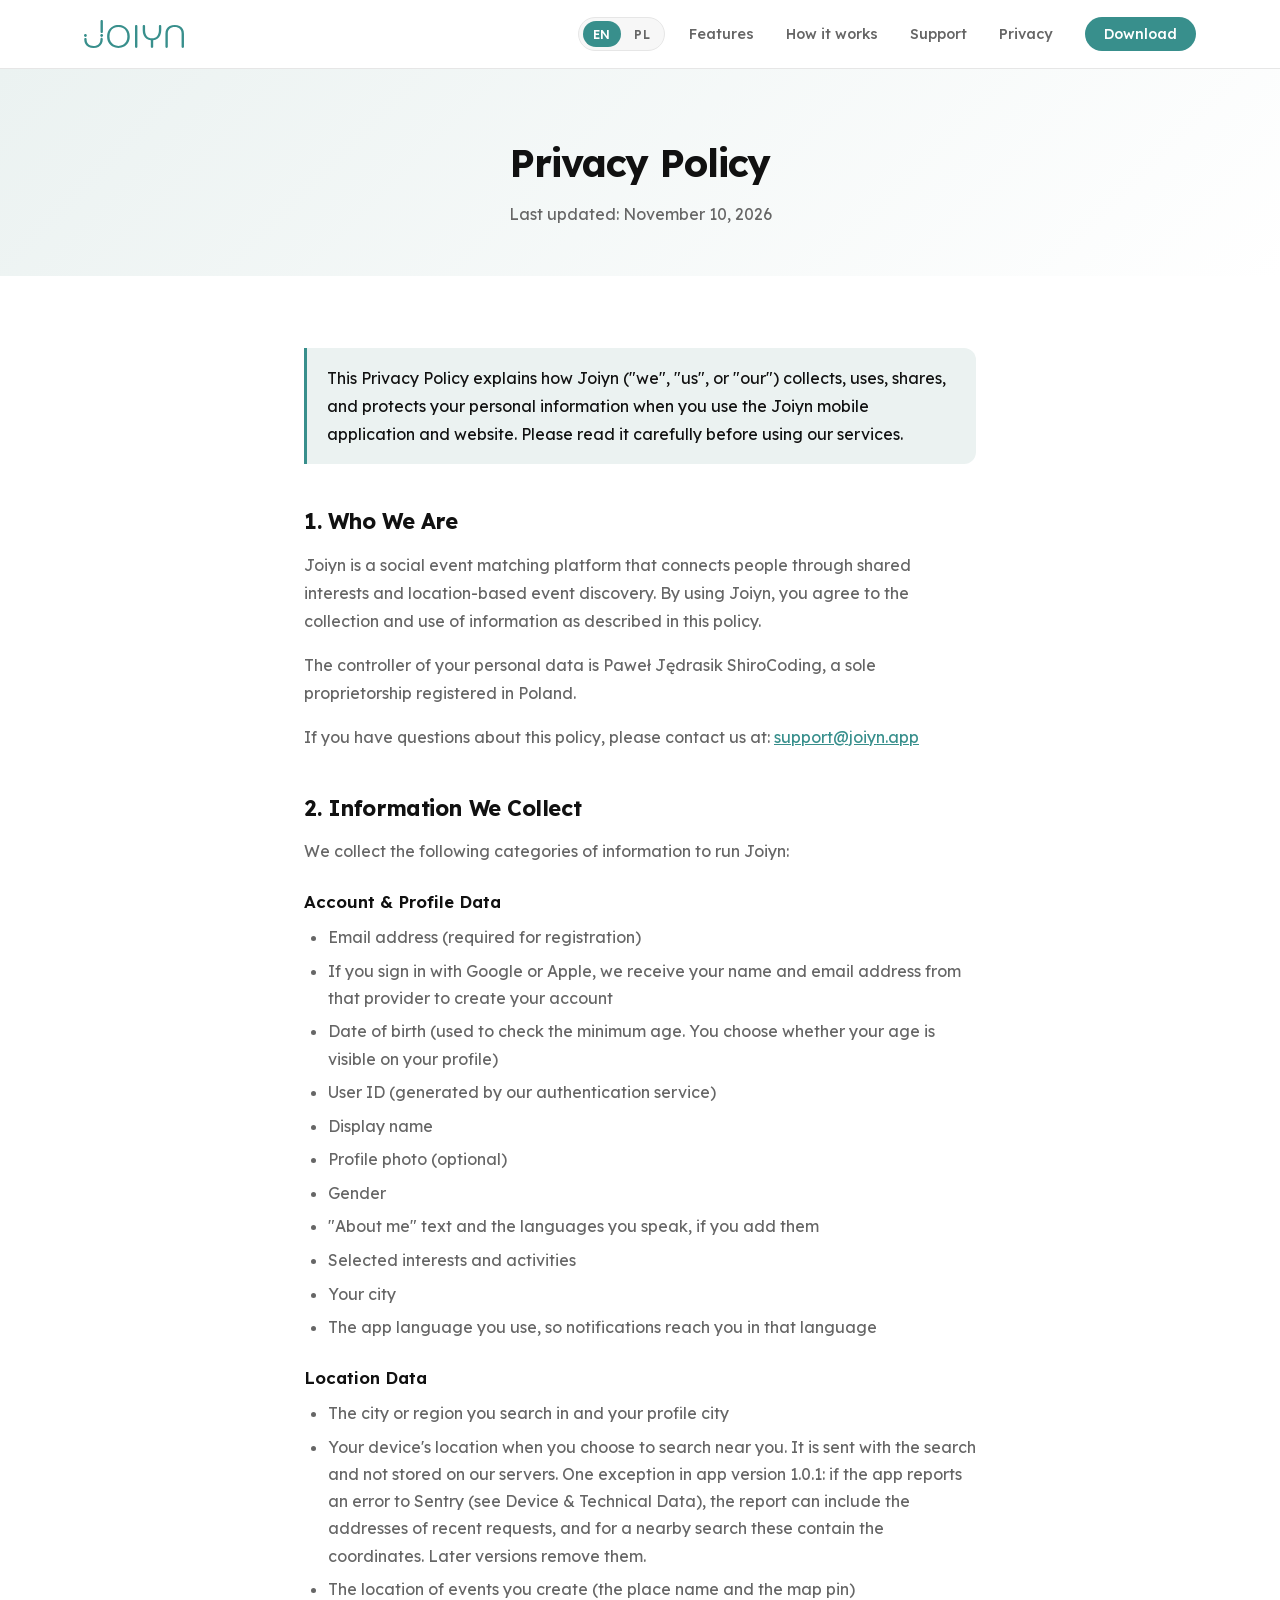
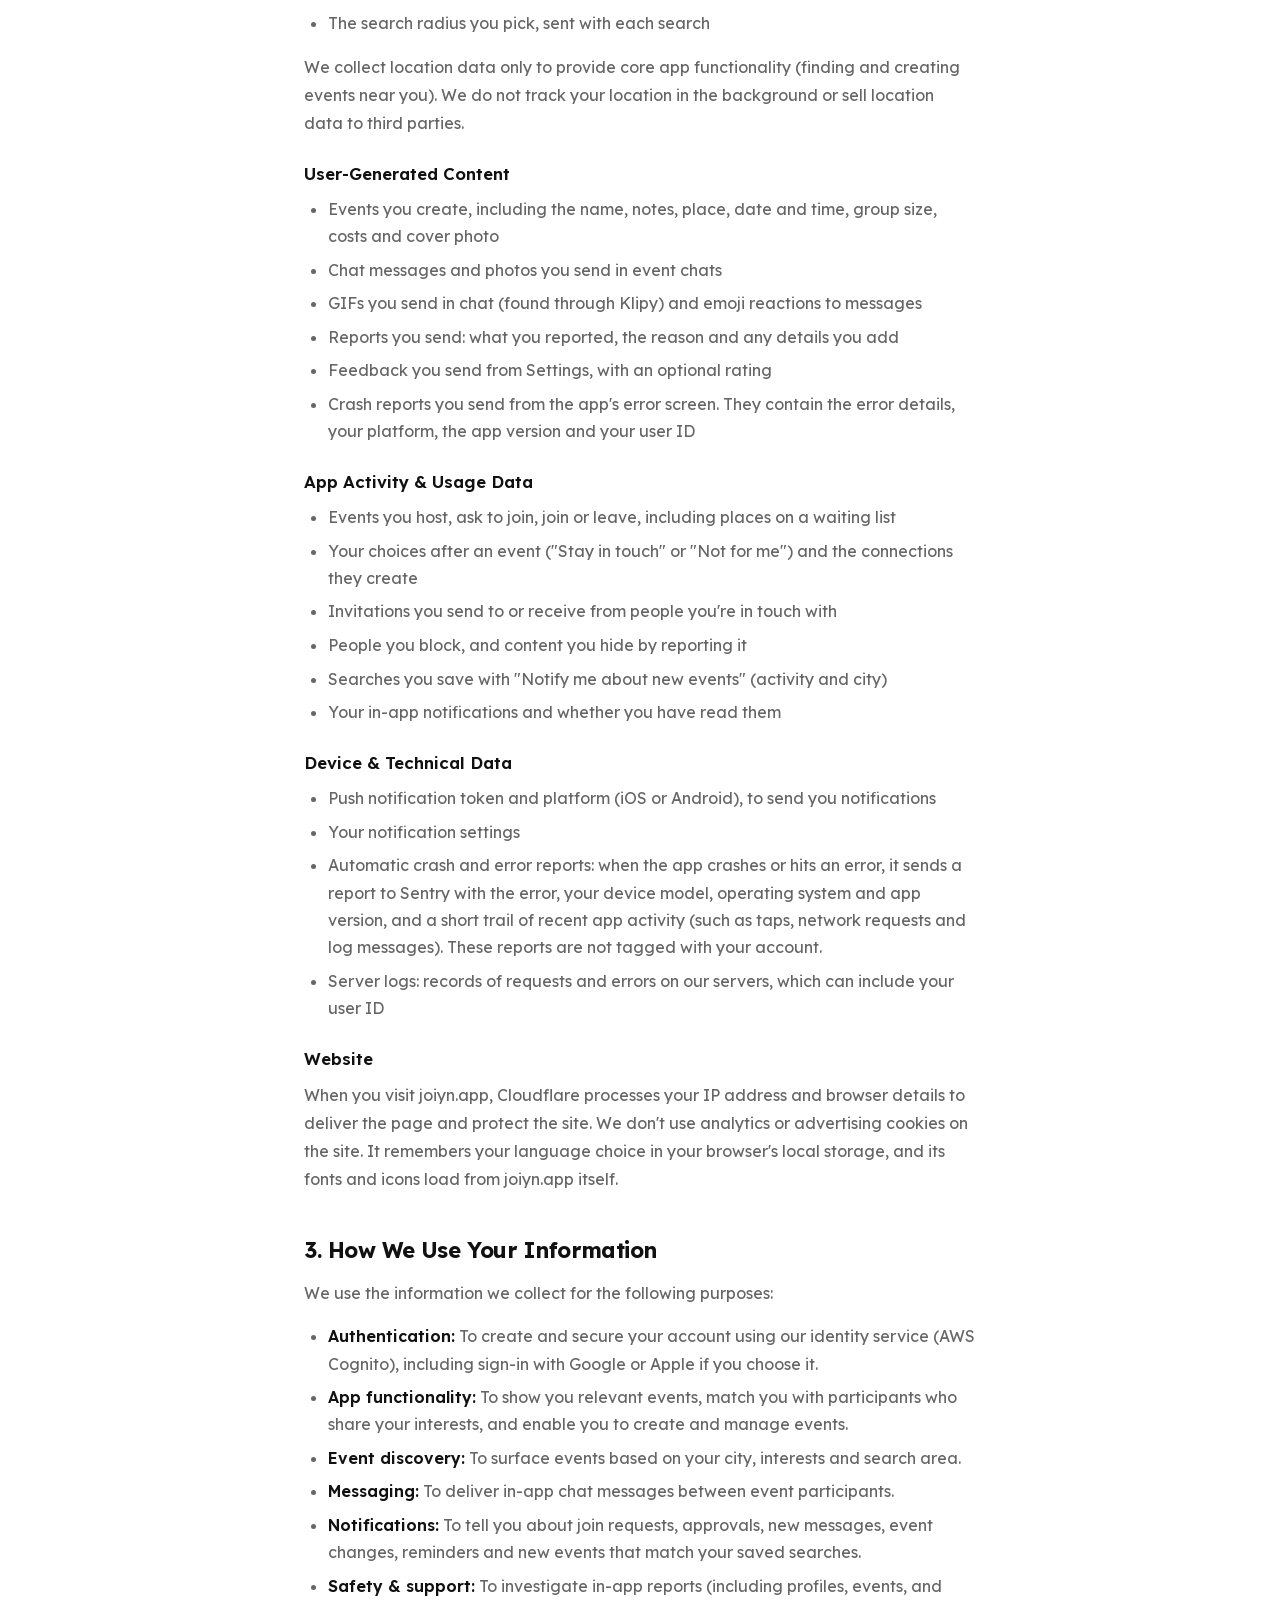
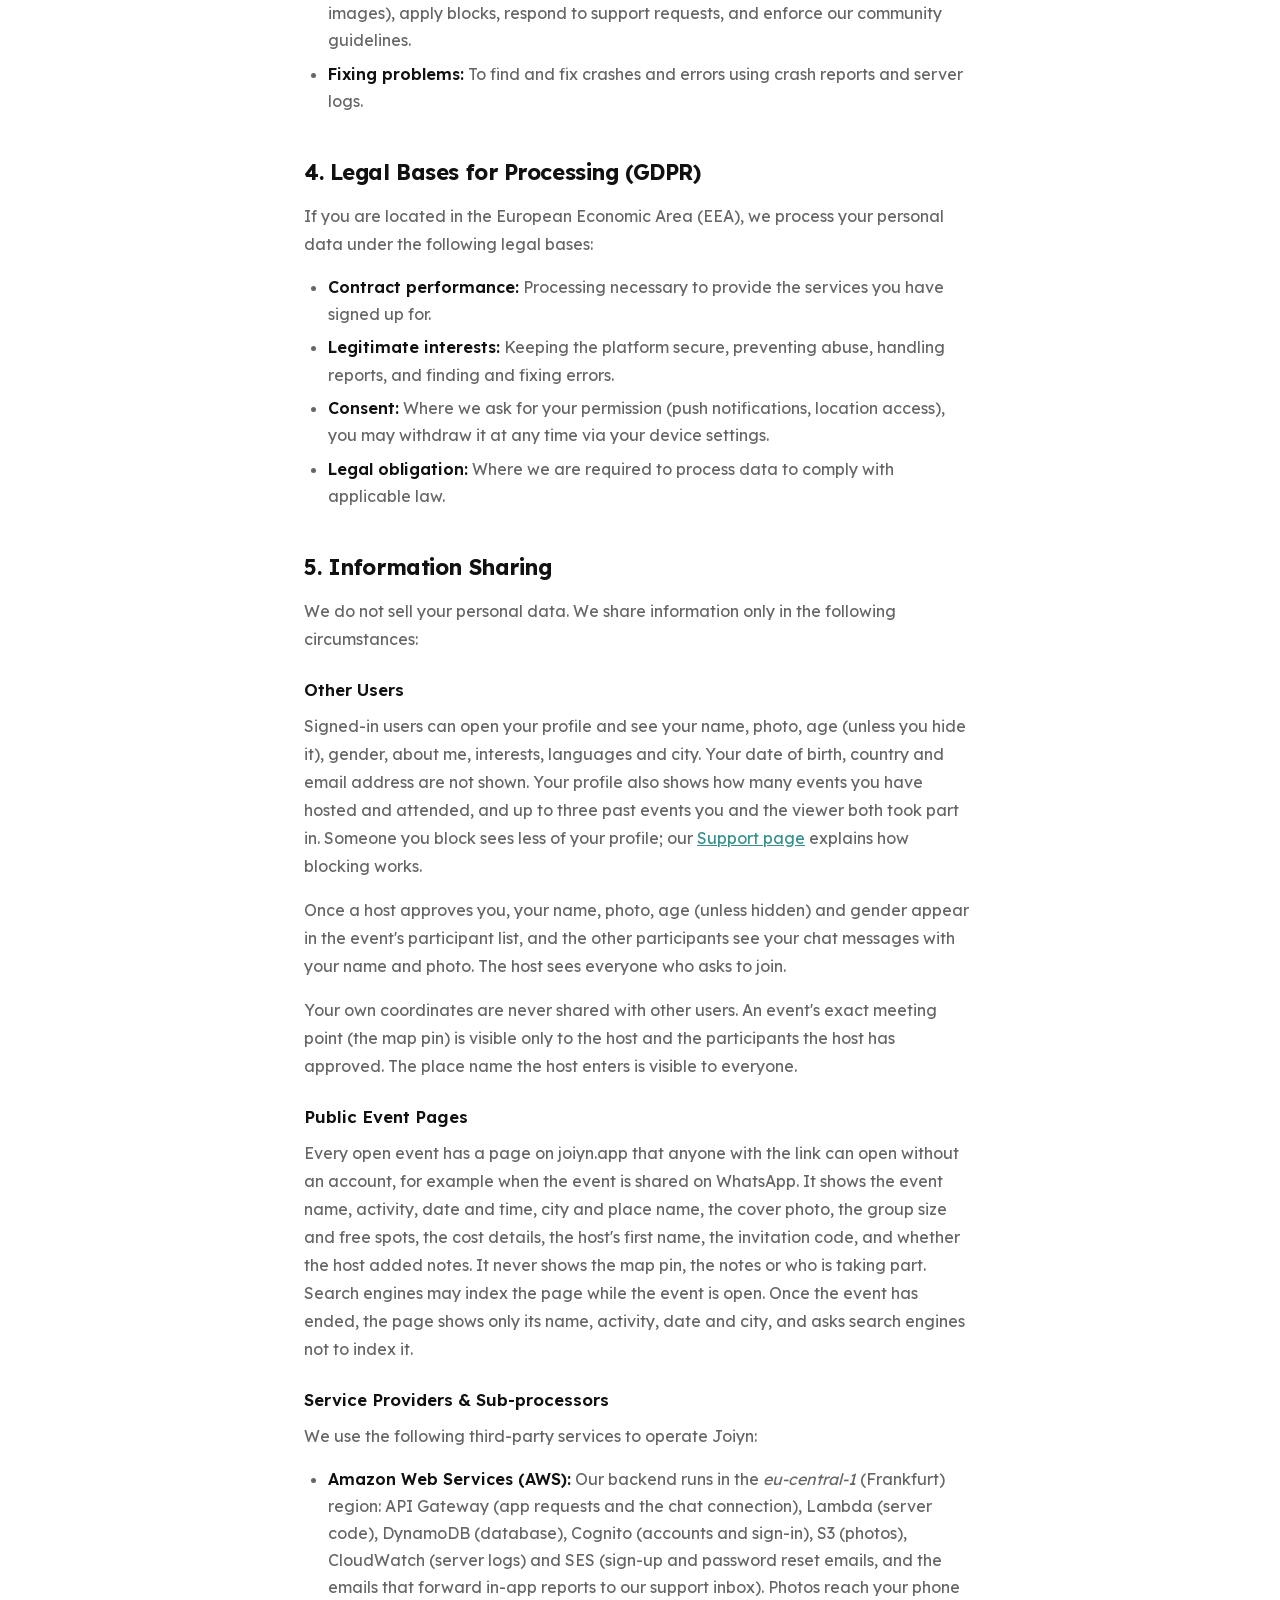
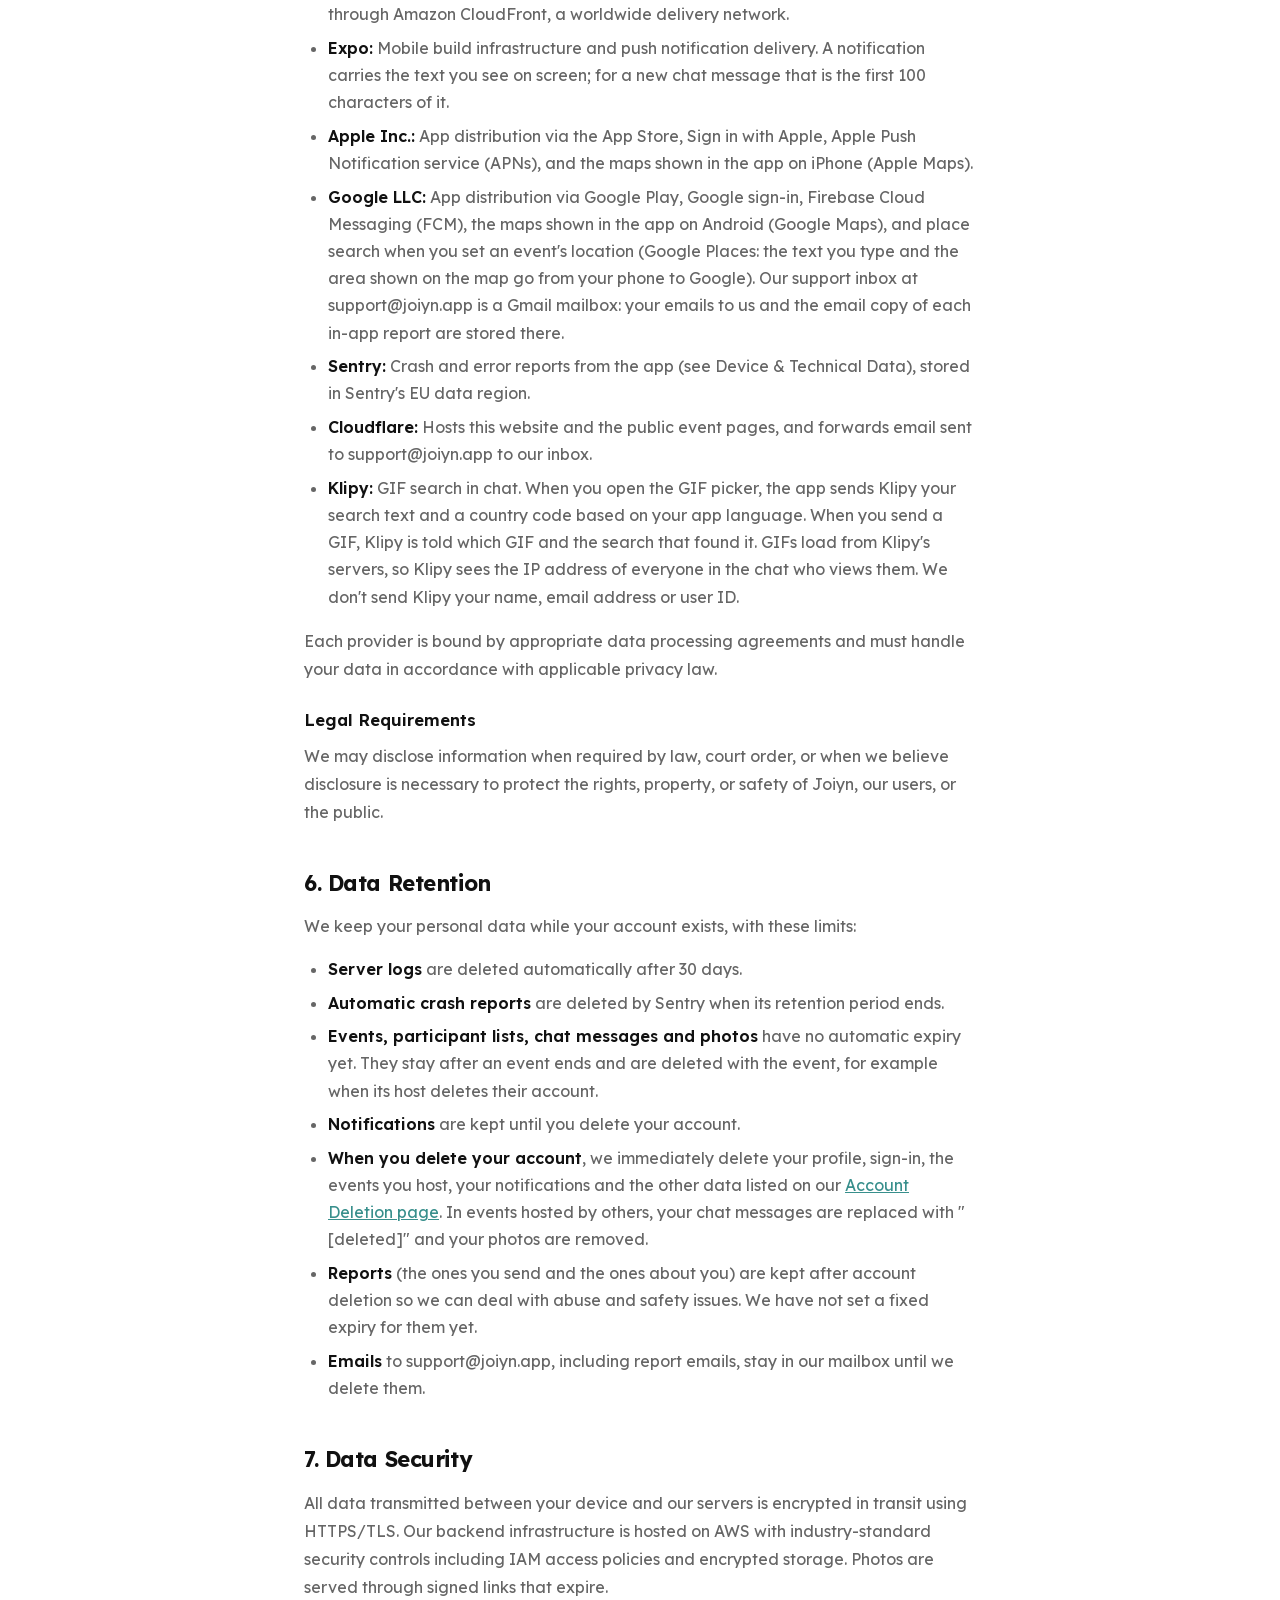
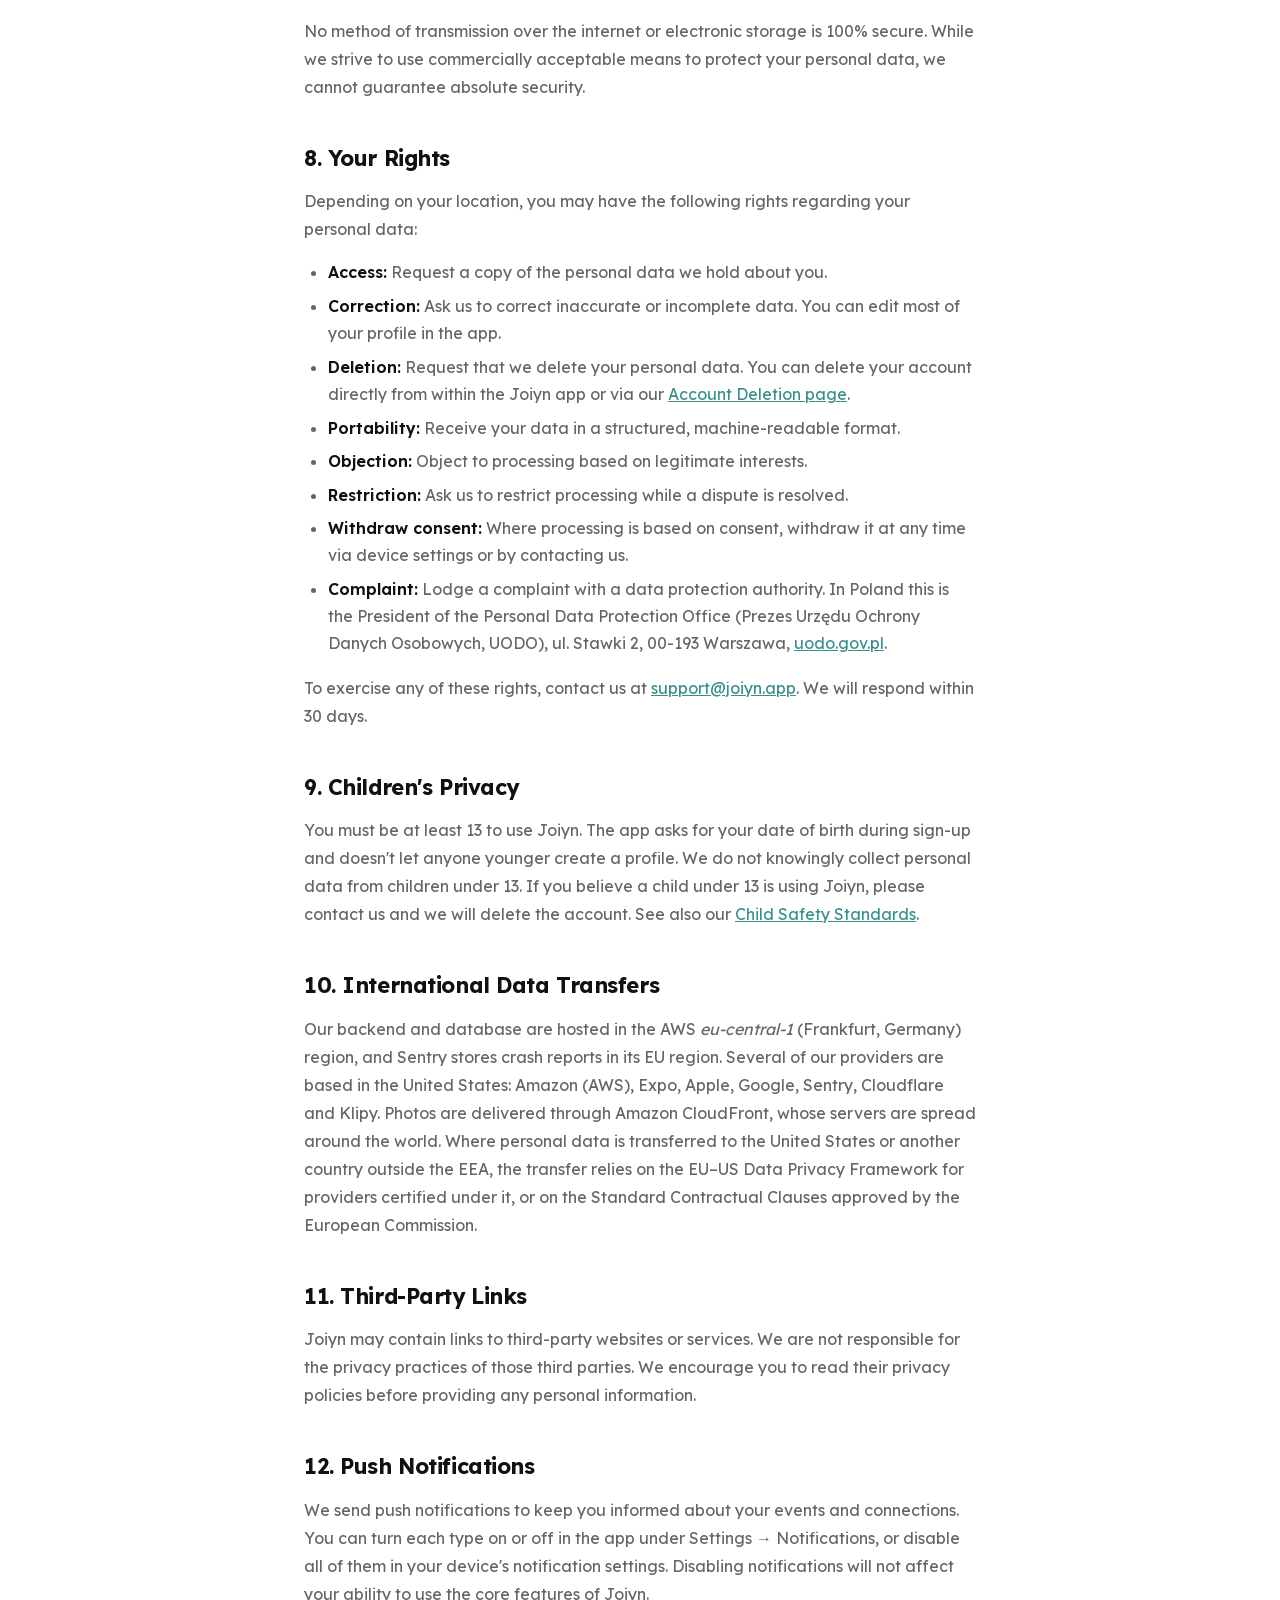
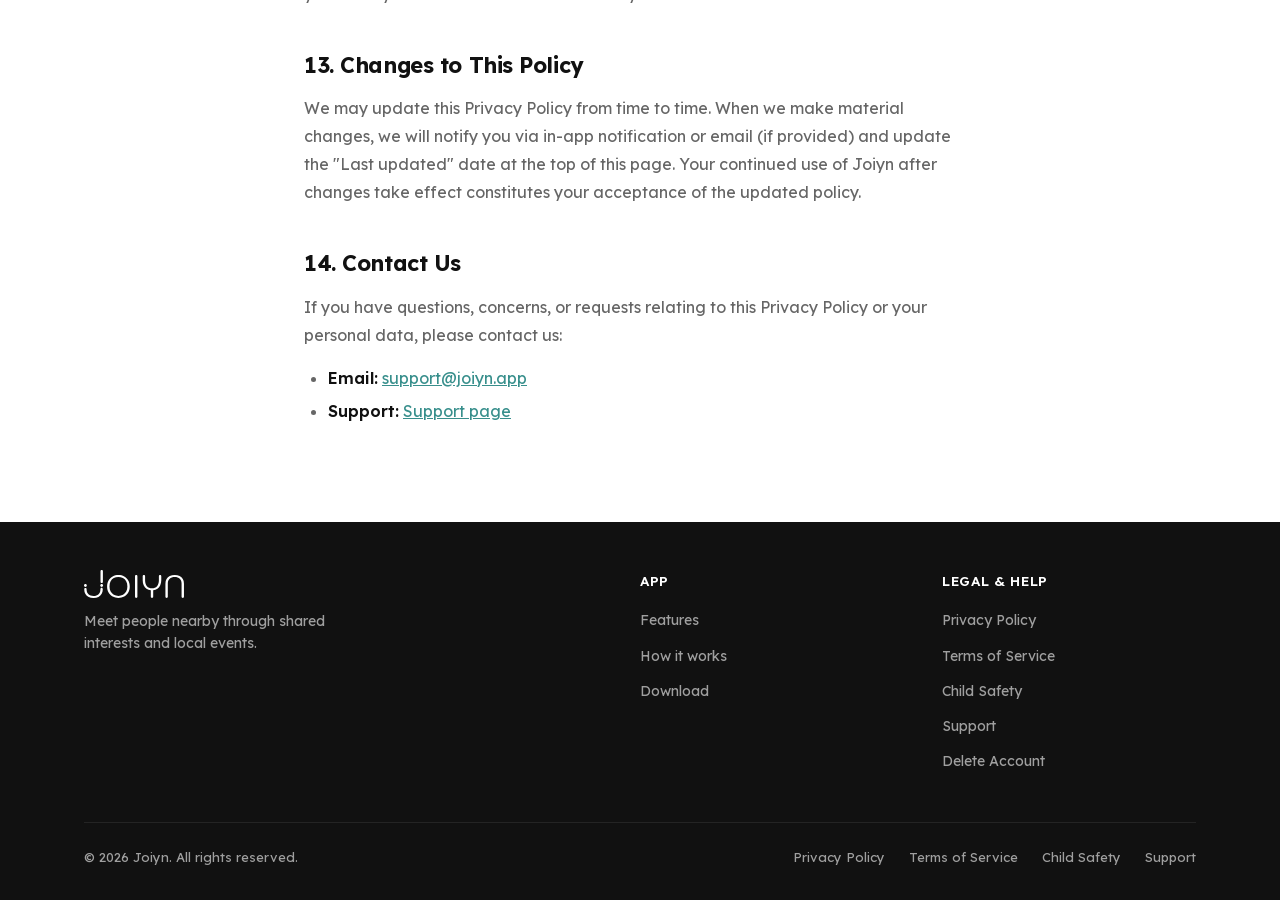
<file: privacy.html>
<!DOCTYPE html>
<html lang="en">
<head>
  <meta charset="UTF-8" />
  <meta name="viewport" content="width=device-width, initial-scale=1.0" />
  <title>Privacy Policy | Joiyn</title>
  <meta name="description" content="Joiyn Privacy Policy: how we collect, use, and protect your personal information." />
  <meta name="theme-color" content="#388F8C" />
  <link rel="icon" type="image/png" href="assets/images/icon1024.png" />
  <link rel="apple-touch-icon" href="assets/images/icon1024.png" />
  <link rel="stylesheet" href="assets/css/styles.css" />
  <link rel="stylesheet" href="assets/css/tabler-icons.css" />
  <script src="assets/js/lang-detect.js"></script>
</head>
<body data-page="privacy">

  <!-- ── Navigation ─────────────────────────────────────────────────────────── -->
  <header>
    <nav class="nav">
      <div class="container nav-inner">
                <a href="index.html" class="nav-logo">
          <img src="assets/images/logo-teal.svg" alt="Joiyn" data-i18n-alt="common.altJoiyn" />
        </a>
        <div class="nav-end">
          <div class="lang-picker" role="group" data-i18n-aria="common.langAria">
            <button type="button" class="lang-btn" data-lang="en" aria-pressed="false">EN</button>
            <button type="button" class="lang-btn" data-lang="pl" aria-pressed="false">PL</button>
          </div>
          <ul class="nav-links">
            <li><a href="index.html#features" data-i18n="common.navFeatures">Features</a></li>
            <li><a href="index.html#how-it-works" data-i18n="common.navHowItWorks">How it works</a></li>
            <li><a href="support.html" data-i18n="common.navSupport">Support</a></li>
            <li><a href="privacy.html" data-i18n="common.navPrivacy">Privacy</a></li>
            <li><a href="index.html#download" class="nav-cta" data-i18n="common.navDownload">Download</a></li>
          </ul>
        </div>
      </div>
    </nav>
  </header>

  <!-- ── Page hero ──────────────────────────────────────────────────────────── -->
  <section class="page-hero">
    <div class="container">
      <h1 data-i18n="privacy.heroTitle">Privacy Policy</h1>
      <p data-i18n="privacy.updated">Last updated: November 10, 2026</p>
    </div>
  </section>

  <!-- ── Content ────────────────────────────────────────────────────────────── -->
  <div class="prose" data-i18n-html="privacy.body">

    <div class="notice">
      <p>This Privacy Policy explains how Joiyn ("we", "us", or "our") collects, uses, shares, and protects your personal information when you use the Joiyn mobile application and website. Please read it carefully before using our services.</p>
    </div>

    <h2>1. Who We Are</h2>
    <p>Joiyn is a social event matching platform that connects people through shared interests and location-based event discovery. By using Joiyn, you agree to the collection and use of information as described in this policy.</p>
    <p>The controller of your personal data is Paweł Jędrasik ShiroCoding, a sole proprietorship registered in Poland.</p>
    <p>If you have questions about this policy, please contact us at: <a href="mailto:support@joiyn.app">support@joiyn.app</a></p>

    <h2>2. Information We Collect</h2>
    <p>We collect the following categories of information to run Joiyn:</p>

    <h3>Account &amp; Profile Data</h3>
    <ul>
      <li>Email address (required for registration)</li>
      <li>If you sign in with Google or Apple, we receive your name and email address from that provider to create your account</li>
      <li>Date of birth (used to check the minimum age. You choose whether your age is visible on your profile)</li>
      <li>User ID (generated by our authentication service)</li>
      <li>Display name</li>
      <li>Profile photo (optional)</li>
      <li>Gender</li>
      <li>"About me" text and the languages you speak, if you add them</li>
      <li>Selected interests and activities</li>
      <li>Your city</li>
      <li>The app language you use, so notifications reach you in that language</li>
    </ul>

    <h3>Location Data</h3>
    <ul>
      <li>The city or region you search in and your profile city</li>
      <li>Your device's location when you choose to search near you. It is sent with the search and not stored on our servers. One exception in app version 1.0.1: if the app reports an error to Sentry (see Device &amp; Technical Data), the report can include the addresses of recent requests, and for a nearby search these contain the coordinates. Later versions remove them.</li>
      <li>The location of events you create (the place name and the map pin)</li>
      <li>The search radius you pick, sent with each search</li>
    </ul>
    <p>We collect location data only to provide core app functionality (finding and creating events near you). We do not track your location in the background or sell location data to third parties.</p>

    <h3>User-Generated Content</h3>
    <ul>
      <li>Events you create, including the name, notes, place, date and time, group size, costs and cover photo</li>
      <li>Chat messages and photos you send in event chats</li>
      <li>GIFs you send in chat (found through Klipy) and emoji reactions to messages</li>
      <li>Reports you send: what you reported, the reason and any details you add</li>
      <li>Feedback you send from Settings, with an optional rating</li>
      <li>Crash reports you send from the app's error screen. They contain the error details, your platform, the app version and your user ID</li>
    </ul>

    <h3>App Activity &amp; Usage Data</h3>
    <ul>
      <li>Events you host, ask to join, join or leave, including places on a waiting list</li>
      <li>Your choices after an event ("Stay in touch" or "Not for me") and the connections they create</li>
      <li>Invitations you send to or receive from people you're in touch with</li>
      <li>People you block, and content you hide by reporting it</li>
      <li>Searches you save with "Notify me about new events" (activity and city)</li>
      <li>Your in-app notifications and whether you have read them</li>
    </ul>

    <h3>Device &amp; Technical Data</h3>
    <ul>
      <li>Push notification token and platform (iOS or Android), to send you notifications</li>
      <li>Your notification settings</li>
      <li>Automatic crash and error reports: when the app crashes or hits an error, it sends a report to Sentry with the error, your device model, operating system and app version, and a short trail of recent app activity (such as taps, network requests and log messages). These reports are not tagged with your account.</li>
      <li>Server logs: records of requests and errors on our servers, which can include your user ID</li>
    </ul>

    <h3>Website</h3>
    <p>When you visit joiyn.app, Cloudflare processes your IP address and browser details to deliver the page and protect the site. We don't use analytics or advertising cookies on the site. It remembers your language choice in your browser's local storage, and its fonts and icons load from joiyn.app itself.</p>

    <h2>3. How We Use Your Information</h2>
    <p>We use the information we collect for the following purposes:</p>
    <ul>
      <li><strong>Authentication:</strong> To create and secure your account using our identity service (AWS Cognito), including sign-in with Google or Apple if you choose it.</li>
      <li><strong>App functionality:</strong> To show you relevant events, match you with participants who share your interests, and enable you to create and manage events.</li>
      <li><strong>Event discovery:</strong> To surface events based on your city, interests and search area.</li>
      <li><strong>Messaging:</strong> To deliver in-app chat messages between event participants.</li>
      <li><strong>Notifications:</strong> To tell you about join requests, approvals, new messages, event changes, reminders and new events that match your saved searches.</li>
      <li><strong>Safety &amp; support:</strong> To investigate in-app reports (including profiles, events, and images), apply blocks, respond to support requests, and enforce our community guidelines.</li>
      <li><strong>Fixing problems:</strong> To find and fix crashes and errors using crash reports and server logs.</li>
    </ul>

    <h2>4. Legal Bases for Processing (GDPR)</h2>
    <p>If you are located in the European Economic Area (EEA), we process your personal data under the following legal bases:</p>
    <ul>
      <li><strong>Contract performance:</strong> Processing necessary to provide the services you have signed up for.</li>
      <li><strong>Legitimate interests:</strong> Keeping the platform secure, preventing abuse, handling reports, and finding and fixing errors.</li>
      <li><strong>Consent:</strong> Where we ask for your permission (push notifications, location access), you may withdraw it at any time via your device settings.</li>
      <li><strong>Legal obligation:</strong> Where we are required to process data to comply with applicable law.</li>
    </ul>

    <h2>5. Information Sharing</h2>
    <p>We do not sell your personal data. We share information only in the following circumstances:</p>

    <h3>Other Users</h3>
    <p>Signed-in users can open your profile and see your name, photo, age (unless you hide it), gender, about me, interests, languages and city. Your date of birth, country and email address are not shown. Your profile also shows how many events you have hosted and attended, and up to three past events you and the viewer both took part in. Someone you block sees less of your profile; our <a href="support.html">Support page</a> explains how blocking works.</p>
    <p>Once a host approves you, your name, photo, age (unless hidden) and gender appear in the event's participant list, and the other participants see your chat messages with your name and photo. The host sees everyone who asks to join.</p>
    <p>Your own coordinates are never shared with other users. An event's exact meeting point (the map pin) is visible only to the host and the participants the host has approved. The place name the host enters is visible to everyone.</p>

    <h3>Public Event Pages</h3>
    <p>Every open event has a page on joiyn.app that anyone with the link can open without an account, for example when the event is shared on WhatsApp. It shows the event name, activity, date and time, city and place name, the cover photo, the group size and free spots, the cost details, the host's first name, the invitation code, and whether the host added notes. It never shows the map pin, the notes or who is taking part. Search engines may index the page while the event is open. Once the event has ended, the page shows only its name, activity, date and city, and asks search engines not to index it.</p>

    <h3>Service Providers &amp; Sub-processors</h3>
    <p>We use the following third-party services to operate Joiyn:</p>
    <ul>
      <li><strong>Amazon Web Services (AWS):</strong> Our backend runs in the <em>eu-central-1</em> (Frankfurt) region: API Gateway (app requests and the chat connection), Lambda (server code), DynamoDB (database), Cognito (accounts and sign-in), S3 (photos), CloudWatch (server logs) and SES (sign-up and password reset emails, and the emails that forward in-app reports to our support inbox). Photos reach your phone through Amazon CloudFront, a worldwide delivery network.</li>
      <li><strong>Expo:</strong> Mobile build infrastructure and push notification delivery. A notification carries the text you see on screen; for a new chat message that is the first 100 characters of it.</li>
      <li><strong>Apple Inc.:</strong> App distribution via the App Store, Sign in with Apple, Apple Push Notification service (APNs), and the maps shown in the app on iPhone (Apple Maps).</li>
      <li><strong>Google LLC:</strong> App distribution via Google Play, Google sign-in, Firebase Cloud Messaging (FCM), the maps shown in the app on Android (Google Maps), and place search when you set an event's location (Google Places: the text you type and the area shown on the map go from your phone to Google). Our support inbox at support@joiyn.app is a Gmail mailbox: your emails to us and the email copy of each in-app report are stored there.</li>
      <li><strong>Sentry:</strong> Crash and error reports from the app (see Device &amp; Technical Data), stored in Sentry's EU data region.</li>
      <li><strong>Cloudflare:</strong> Hosts this website and the public event pages, and forwards email sent to support@joiyn.app to our inbox.</li>
      <li><strong>Klipy:</strong> GIF search in chat. When you open the GIF picker, the app sends Klipy your search text and a country code based on your app language. When you send a GIF, Klipy is told which GIF and the search that found it. GIFs load from Klipy's servers, so Klipy sees the IP address of everyone in the chat who views them. We don't send Klipy your name, email address or user ID.</li>
    </ul>
    <p>Each provider is bound by appropriate data processing agreements and must handle your data in accordance with applicable privacy law.</p>

    <h3>Legal Requirements</h3>
    <p>We may disclose information when required by law, court order, or when we believe disclosure is necessary to protect the rights, property, or safety of Joiyn, our users, or the public.</p>

    <h2>6. Data Retention</h2>
    <p>We keep your personal data while your account exists, with these limits:</p>
    <ul>
      <li><strong>Server logs</strong> are deleted automatically after 30 days.</li>
      <li><strong>Automatic crash reports</strong> are deleted by Sentry when its retention period ends.</li>
      <li><strong>Events, participant lists, chat messages and photos</strong> have no automatic expiry yet. They stay after an event ends and are deleted with the event, for example when its host deletes their account.</li>
      <li><strong>Notifications</strong> are kept until you delete your account.</li>
      <li><strong>When you delete your account</strong>, we immediately delete your profile, sign-in, the events you host, your notifications and the other data listed on our <a href="delete-account.html">Account Deletion page</a>. In events hosted by others, your chat messages are replaced with "[deleted]" and your photos are removed.</li>
      <li><strong>Reports</strong> (the ones you send and the ones about you) are kept after account deletion so we can deal with abuse and safety issues. We have not set a fixed expiry for them yet.</li>
      <li><strong>Emails</strong> to support@joiyn.app, including report emails, stay in our mailbox until we delete them.</li>
    </ul>

    <h2>7. Data Security</h2>
    <p>All data transmitted between your device and our servers is encrypted in transit using HTTPS/TLS. Our backend infrastructure is hosted on AWS with industry-standard security controls including IAM access policies and encrypted storage. Photos are served through signed links that expire.</p>
    <p>No method of transmission over the internet or electronic storage is 100% secure. While we strive to use commercially acceptable means to protect your personal data, we cannot guarantee absolute security.</p>

    <h2>8. Your Rights</h2>
    <p>Depending on your location, you may have the following rights regarding your personal data:</p>
    <ul>
      <li><strong>Access:</strong> Request a copy of the personal data we hold about you.</li>
      <li><strong>Correction:</strong> Ask us to correct inaccurate or incomplete data. You can edit most of your profile in the app.</li>
      <li><strong>Deletion:</strong> Request that we delete your personal data. You can delete your account directly from within the Joiyn app or via our <a href="delete-account.html">Account Deletion page</a>.</li>
      <li><strong>Portability:</strong> Receive your data in a structured, machine-readable format.</li>
      <li><strong>Objection:</strong> Object to processing based on legitimate interests.</li>
      <li><strong>Restriction:</strong> Ask us to restrict processing while a dispute is resolved.</li>
      <li><strong>Withdraw consent:</strong> Where processing is based on consent, withdraw it at any time via device settings or by contacting us.</li>
      <li><strong>Complaint:</strong> Lodge a complaint with a data protection authority. In Poland this is the President of the Personal Data Protection Office (Prezes Urzędu Ochrony Danych Osobowych, UODO), ul. Stawki 2, 00-193 Warszawa, <a href="https://uodo.gov.pl" rel="noopener noreferrer">uodo.gov.pl</a>.</li>
    </ul>
    <p>To exercise any of these rights, contact us at <a href="mailto:support@joiyn.app">support@joiyn.app</a>. We will respond within 30 days.</p>

    <h2>9. Children's Privacy</h2>
    <p>You must be at least 13 to use Joiyn. The app asks for your date of birth during sign-up and doesn't let anyone younger create a profile. We do not knowingly collect personal data from children under 13. If you believe a child under 13 is using Joiyn, please contact us and we will delete the account. See also our <a href="child-safety.html">Child Safety Standards</a>.</p>

    <h2>10. International Data Transfers</h2>
    <p>Our backend and database are hosted in the AWS <em>eu-central-1</em> (Frankfurt, Germany) region, and Sentry stores crash reports in its EU region. Several of our providers are based in the United States: Amazon (AWS), Expo, Apple, Google, Sentry, Cloudflare and Klipy. Photos are delivered through Amazon CloudFront, whose servers are spread around the world. Where personal data is transferred to the United States or another country outside the EEA, the transfer relies on the EU–US Data Privacy Framework for providers certified under it, or on the Standard Contractual Clauses approved by the European Commission.</p>

    <h2>11. Third-Party Links</h2>
    <p>Joiyn may contain links to third-party websites or services. We are not responsible for the privacy practices of those third parties. We encourage you to read their privacy policies before providing any personal information.</p>

    <h2>12. Push Notifications</h2>
    <p>We send push notifications to keep you informed about your events and connections. You can turn each type on or off in the app under Settings → Notifications, or disable all of them in your device's notification settings. Disabling notifications will not affect your ability to use the core features of Joiyn.</p>

    <h2>13. Changes to This Policy</h2>
    <p>We may update this Privacy Policy from time to time. When we make material changes, we will notify you via in-app notification or email (if provided) and update the "Last updated" date at the top of this page. Your continued use of Joiyn after changes take effect constitutes your acceptance of the updated policy.</p>

    <h2>14. Contact Us</h2>
    <p>If you have questions, concerns, or requests relating to this Privacy Policy or your personal data, please contact us:</p>
    <ul>
      <li><strong>Email:</strong> <a href="mailto:support@joiyn.app">support@joiyn.app</a></li>
      <li><strong>Support:</strong> <a href="support.html">Support page</a></li>
    </ul>

  </div>

  
<!-- ── Footer ──────────────────────────────────────────────────────────────── -->
  <footer class="footer">
    <div class="container">
      <div class="footer-inner">
        <div class="footer-brand">
          <a href="index.html" class="nav-logo">
            <img src="assets/images/logo-white.svg" data-i18n-alt="common.altJoiyn" alt="Joiyn" />
          </a>
          <p data-i18n="common.footerTagline">Meet people nearby through shared interests and local events.</p>
        </div>
        <div class="footer-col">
          <h4 data-i18n="common.footerApp">App</h4>
          <ul>
            <li><a href="index.html#features" data-i18n="common.navFeatures">Features</a></li>
            <li><a href="index.html#how-it-works" data-i18n="common.navHowItWorks">How it works</a></li>
            <li><a href="index.html#download" data-i18n="common.navDownload">Download</a></li>
          </ul>
        </div>
        <div class="footer-col">
          <h4 data-i18n="common.footerLegal">Legal &amp; Help</h4>
          <ul>
            <li><a href="privacy.html" data-i18n="common.footerPrivacy">Privacy Policy</a></li>
            <li><a href="terms.html" data-i18n="common.footerTerms">Terms of Service</a></li>
            <li><a href="child-safety.html" data-i18n="common.footerChildSafety">Child Safety</a></li>
            <li><a href="support.html" data-i18n="common.navSupport">Support</a></li>
            <li><a href="delete-account.html" data-i18n="common.footerDeleteAccount">Delete Account</a></li>
          </ul>
        </div>
      </div>
      <div class="footer-bottom">
        <span data-i18n="common.footerRights">© 2026 Joiyn. All rights reserved.</span>
        <div style="display:flex;gap:1.5rem;">
          <a href="privacy.html" data-i18n="common.footerPrivacy">Privacy Policy</a>
          <a href="terms.html" data-i18n="common.footerTerms">Terms of Service</a>
          <a href="child-safety.html" data-i18n="common.footerChildSafety">Child Safety</a>
          <a href="support.html" data-i18n="common.navSupport">Support</a>
        </div>
      </div>
    </div>
  </footer>

  <script src="assets/js/translations-en.js"></script>
  <script src="assets/js/translations-pl.js"></script>
  <script src="assets/js/translations-pages-en.js"></script>
  <script src="assets/js/translations-pages-pl.js"></script>
  <script src="assets/js/translations-legal-en.js"></script>
  <script src="assets/js/translations-legal-pl.js"></script>
  <script src="assets/js/i18n.js"></script>

</body>
</html>
</file>
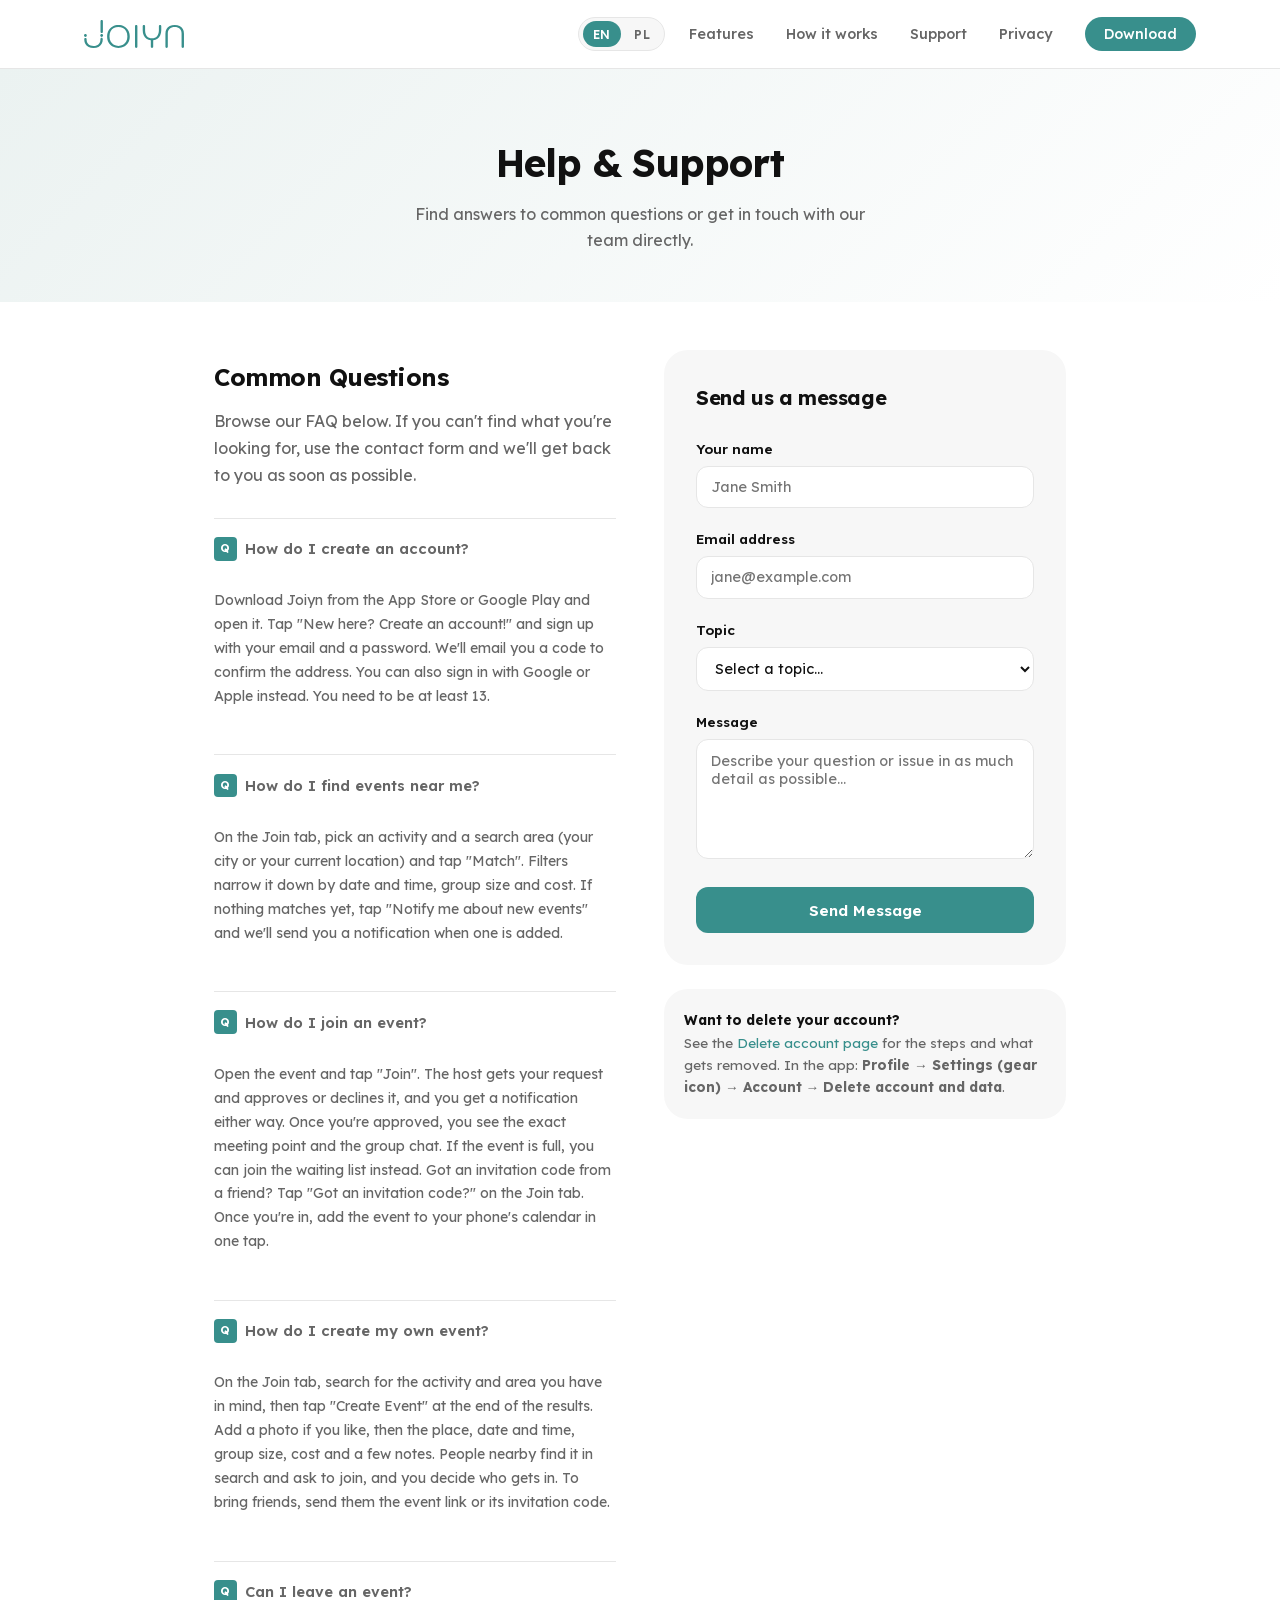
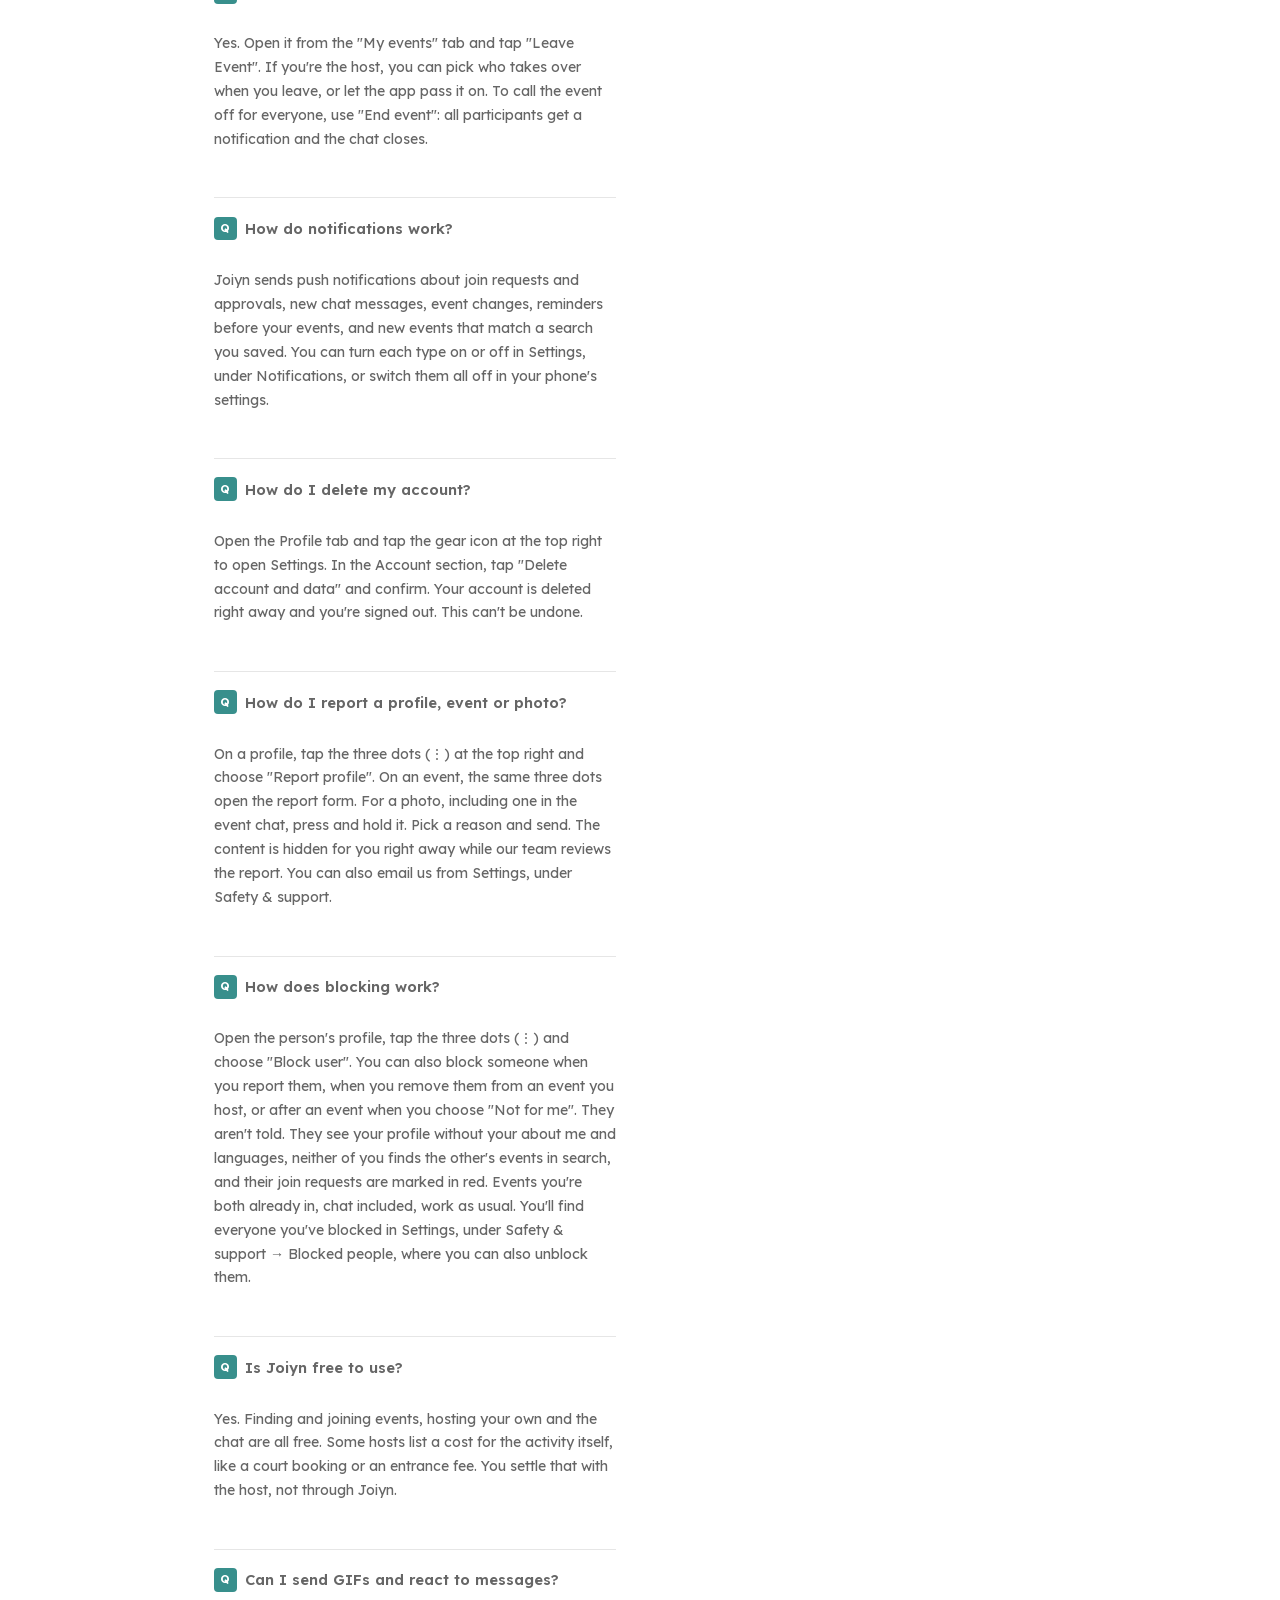
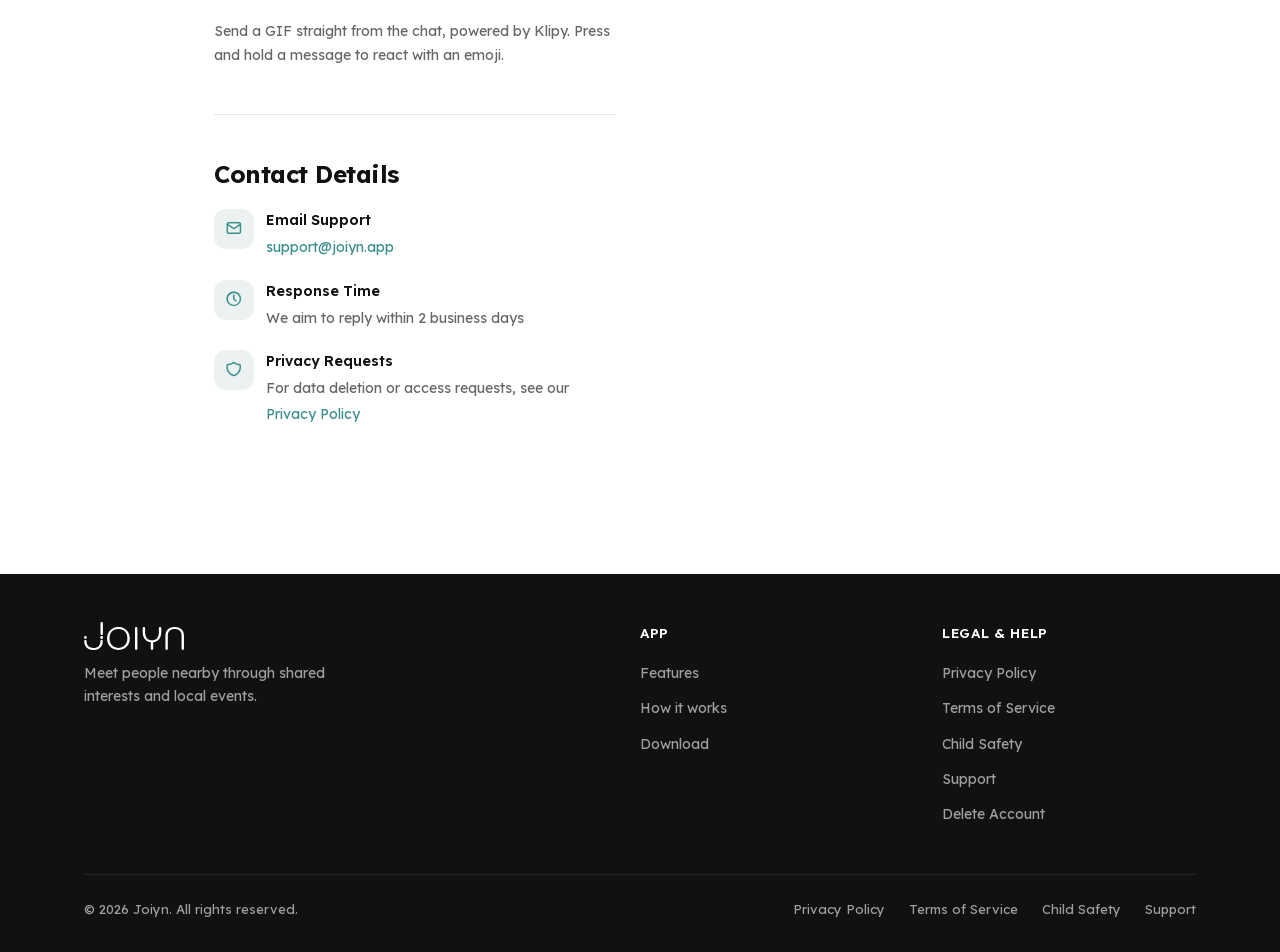
<file: support.html>
<!DOCTYPE html>
<html lang="en">
<head>
  <meta charset="UTF-8" />
  <meta name="viewport" content="width=device-width, initial-scale=1.0" />
  <title>Support | Joiyn</title>
  <meta name="description" content="Get help with Joiyn: FAQs, contact options, and how to report or block someone." />
  <meta name="theme-color" content="#388F8C" />
  <link rel="icon" type="image/png" href="assets/images/icon1024.png" />
  <link rel="apple-touch-icon" href="assets/images/icon1024.png" />
  <link rel="stylesheet" href="assets/css/styles.css" />
  <link rel="stylesheet" href="assets/css/tabler-icons.css" />
  <script src="assets/js/lang-detect.js"></script>
</head>
<body data-page="support">

  <!-- ── Navigation ─────────────────────────────────────────────────────────── -->
  <header>
    <nav class="nav">
      <div class="container nav-inner">
                <a href="index.html" class="nav-logo">
          <img src="assets/images/logo-teal.svg" alt="Joiyn" data-i18n-alt="common.altJoiyn" />
        </a>
        <div class="nav-end">
          <div class="lang-picker" role="group" data-i18n-aria="common.langAria">
            <button type="button" class="lang-btn" data-lang="en" aria-pressed="false">EN</button>
            <button type="button" class="lang-btn" data-lang="pl" aria-pressed="false">PL</button>
          </div>
          <ul class="nav-links">
            <li><a href="index.html#features" data-i18n="common.navFeatures">Features</a></li>
            <li><a href="index.html#how-it-works" data-i18n="common.navHowItWorks">How it works</a></li>
            <li><a href="support.html" data-i18n="common.navSupport">Support</a></li>
            <li><a href="privacy.html" data-i18n="common.navPrivacy">Privacy</a></li>
            <li><a href="index.html#download" class="nav-cta" data-i18n="common.navDownload">Download</a></li>
          </ul>
        </div>
      </div>
    </nav>
  </header>

  <!-- ── Page hero ──────────────────────────────────────────────────────────── -->
  <section class="page-hero">
    <div class="container">
      <h1 data-i18n="support.heroTitle">Help &amp; Support</h1>
      <p data-i18n="support.heroSubtitle">Find answers to common questions or get in touch with our team directly.</p>
    </div>
  </section>

  <!-- ── Support content ────────────────────────────────────────────────────── -->
  <div class="support-grid" id="contact">

    <!-- Left: FAQ + contact info -->
    <div class="contact-info">
      <h2 data-i18n="support.faqTitle">Common Questions</h2>
      <p data-i18n="support.faqIntro">Browse our FAQ below. If you can't find what you're looking for, use the contact form and we'll get back to you as soon as possible.</p>

      <ul class="faq-list">
        <li class="faq-item">
          <p class="faq-q" data-i18n="support.faq1q">How do I create an account?</p>
          <p class="faq-a" data-i18n="support.faq1a">Download Joiyn from the App Store or Google Play and open it. Tap "New here? Create an account!" and sign up with your email and a password. We'll email you a code to confirm the address. You can also sign in with Google or Apple instead. You need to be at least 13.</p>
        </li>
        <li class="faq-item">
          <p class="faq-q" data-i18n="support.faq2q">How do I find events near me?</p>
          <p class="faq-a" data-i18n="support.faq2a">On the Join tab, pick an activity and a search area (your city or your current location) and tap "Match". Filters narrow it down by date and time, group size and cost. If nothing matches yet, tap "Notify me about new events" and we'll send you a notification when one is added.</p>
        </li>
        <li class="faq-item">
          <p class="faq-q" data-i18n="support.faq3q">How do I join an event?</p>
          <p class="faq-a" data-i18n="support.faq3a">Open the event and tap "Join". The host gets your request and approves or declines it, and you get a notification either way. Once you're approved, you see the exact meeting point and the group chat. If the event is full, you can join the waiting list instead. Got an invitation code from a friend? Tap "Got an invitation code?" on the Join tab. Once you're in, add the event to your phone's calendar in one tap.</p>
        </li>
        <li class="faq-item">
          <p class="faq-q" data-i18n="support.faq4q">How do I create my own event?</p>
          <p class="faq-a" data-i18n="support.faq4a">On the Join tab, search for the activity and area you have in mind, then tap "Create Event" at the end of the results. Add a photo if you like, then the place, date and time, group size, cost and a few notes. People nearby find it in search and ask to join, and you decide who gets in. To bring friends, send them the event link or its invitation code.</p>
        </li>
        <li class="faq-item">
          <p class="faq-q" data-i18n="support.faq5q">Can I leave an event?</p>
          <p class="faq-a" data-i18n="support.faq5a">Yes. Open it from the "My events" tab and tap "Leave Event". If you're the host, you can pick who takes over when you leave, or let the app pass it on. To call the event off for everyone, use "End event": all participants get a notification and the chat closes.</p>
        </li>
        <li class="faq-item">
          <p class="faq-q" data-i18n="support.faq6q">How do notifications work?</p>
          <p class="faq-a" data-i18n="support.faq6a">Joiyn sends push notifications about join requests and approvals, new chat messages, event changes, reminders before your events, and new events that match a search you saved. You can turn each type on or off in Settings, under Notifications, or switch them all off in your phone's settings.</p>
        </li>
        <li class="faq-item">
          <p class="faq-q" data-i18n="support.faq7q">How do I delete my account?</p>
          <p class="faq-a" data-i18n="support.faq7a">Open the Profile tab and tap the gear icon at the top right to open Settings. In the Account section, tap "Delete account and data" and confirm. Your account is deleted right away and you're signed out. This can't be undone.</p>
        </li>
        <li class="faq-item">
          <p class="faq-q" data-i18n="support.faq8q">How do I report a profile, event or photo?</p>
          <p class="faq-a" data-i18n="support.faq8a">On a profile, tap the three dots (⋮) at the top right and choose "Report profile". On an event, the same three dots open the report form. For a photo, including one in the event chat, press and hold it. Pick a reason and send. The content is hidden for you right away while our team reviews the report. You can also email us from Settings, under Safety &amp; support.</p>
        </li>
        <li class="faq-item">
          <p class="faq-q" data-i18n="support.faq9q">How does blocking work?</p>
          <p class="faq-a" data-i18n="support.faq9a">Open the person's profile, tap the three dots (⋮) and choose "Block user". You can also block someone when you report them, when you remove them from an event you host, or after an event when you choose "Not for me". They aren't told. They see your profile without your about me and languages, neither of you finds the other's events in search, and their join requests are marked in red. Events you're both already in, chat included, work as usual. You'll find everyone you've blocked in Settings, under Safety &amp; support → Blocked people, where you can also unblock them.</p>
        </li>
        <li class="faq-item">
          <p class="faq-q" data-i18n="support.faq10q">Is Joiyn free to use?</p>
          <p class="faq-a" data-i18n="support.faq10a">Yes. Finding and joining events, hosting your own and the chat are all free. Some hosts list a cost for the activity itself, like a court booking or an entrance fee. You settle that with the host, not through Joiyn.</p>
        </li>
        <li class="faq-item">
          <p class="faq-q" data-i18n="support.faq11q">Can I send GIFs and react to messages?</p>
          <p class="faq-a" data-i18n="support.faq11a">Send a GIF straight from the chat, powered by Klipy. Press and hold a message to react with an emoji.</p>
        </li>
      </ul>

      <div style="margin-top:2.5rem;">
        <h2 data-i18n="support.contactTitle">Contact Details</h2>
        <div class="contact-detail" style="margin-top:1rem;">
          <span class="icon"><i class="ti ti-mail"></i></span>
          <div class="contact-detail-text">
            <strong data-i18n="support.contactEmailLabel">Email Support</strong>
            <span><a href="mailto:support@joiyn.app" style="color:var(--primary);">support@joiyn.app</a></span>
          </div>
        </div>
        <div class="contact-detail">
          <span class="icon"><i class="ti ti-clock"></i></span>
          <div class="contact-detail-text">
            <strong data-i18n="support.contactTimeLabel">Response Time</strong>
            <span data-i18n="support.contactTimeValue">We aim to reply within 2 business days</span>
          </div>
        </div>
        <div class="contact-detail">
          <span class="icon"><i class="ti ti-shield"></i></span>
          <div class="contact-detail-text">
            <strong data-i18n="support.contactPrivacyLabel">Privacy Requests</strong>
            <span data-i18n-html="support.contactPrivacyHtml">For data deletion or access requests, see our <a href="privacy.html" style="color:var(--primary);">Privacy Policy</a></span>
          </div>
        </div>
      </div>
    </div>

    <!-- Right: Contact form -->
    <div>
      <div class="form-card">
        <h2 data-i18n="support.formTitle">Send us a message</h2>
        <form
          id="contact-form"
          onsubmit="handleSubmit(event)"
          novalidate
        >
          <div class="form-group">
            <label for="name" data-i18n="support.formName">Your name</label>
            <input type="text" id="name" name="name" data-i18n-placeholder="support.formNamePlaceholder" placeholder="Jane Smith" required />
          </div>
          <div class="form-group">
            <label for="email" data-i18n="support.formEmail">Email address</label>
            <input type="email" id="email" name="email" data-i18n-placeholder="support.formEmailPlaceholder" placeholder="jane@example.com" required />
          </div>
          <div class="form-group">
            <label for="topic" data-i18n="support.formTopic">Topic</label>
            <select id="topic" name="topic" data-i18n-options="support.formTopicOptions">
              <option value="">Select a topic…</option>
              <option value="account">Account &amp; profile</option>
              <option value="events">Events &amp; joining</option>
              <option value="notifications">Notifications</option>
              <option value="privacy">Privacy &amp; data</option>
              <option value="report">Report content (profile, event, or photo)</option>
              <option value="delete">Account deletion</option>
              <option value="bug">Bug or technical issue</option>
              <option value="other">Other</option>
            </select>
          </div>
          <div class="form-group">
            <label for="message" data-i18n="support.formMessage">Message</label>
            <textarea id="message" name="message" data-i18n-placeholder="support.formMessagePlaceholder" placeholder="Describe your question or issue in as much detail as possible…" required></textarea>
          </div>
          <button type="submit" class="btn-submit" id="submit-btn" data-i18n="support.formSubmit">Send Message</button>
          <p id="form-status" style="margin-top:0.75rem;font-size:0.88rem;display:none;"></p>
        </form>
      </div>

      <!-- Data deletion note -->
      <div style="margin-top:1.5rem;padding:1.25rem;background:var(--bg-secondary);border-radius:var(--radius-lg);">
        <p style="font-size:0.85rem;color:var(--text-secondary);margin:0;line-height:1.65;">
          <strong style="color:var(--text);" data-i18n="support.deleteNoteTitle">Want to delete your account?</strong><br />
          <span data-i18n-html="support.deleteNoteHtml">See the <a href="delete-account.html" style="color:var(--primary);">Delete account page</a> for the steps and what gets removed. In the app: <strong>Profile → Settings (gear icon) → Account → Delete account and data</strong>.</span>
        </p>
      </div>
    </div>

  </div>

  <!-- ── Footer ──────────────────────────────────────────────────────────────── -->
  <footer class="footer">
    <div class="container">
      <div class="footer-inner">
        <div class="footer-brand">
          <a href="index.html" class="nav-logo">
            <img src="assets/images/logo-white.svg" data-i18n-alt="common.altJoiyn" alt="Joiyn" />
          </a>
          <p data-i18n="common.footerTagline">Meet people nearby through shared interests and local events.</p>
        </div>
        <div class="footer-col">
          <h4 data-i18n="common.footerApp">App</h4>
          <ul>
            <li><a href="index.html#features" data-i18n="common.navFeatures">Features</a></li>
            <li><a href="index.html#how-it-works" data-i18n="common.navHowItWorks">How it works</a></li>
            <li><a href="index.html#download" data-i18n="common.navDownload">Download</a></li>
          </ul>
        </div>
        <div class="footer-col">
          <h4 data-i18n="common.footerLegal">Legal &amp; Help</h4>
          <ul>
            <li><a href="privacy.html" data-i18n="common.footerPrivacy">Privacy Policy</a></li>
            <li><a href="terms.html" data-i18n="common.footerTerms">Terms of Service</a></li>
            <li><a href="child-safety.html" data-i18n="common.footerChildSafety">Child Safety</a></li>
            <li><a href="support.html" data-i18n="common.navSupport">Support</a></li>
            <li><a href="delete-account.html" data-i18n="common.footerDeleteAccount">Delete Account</a></li>
          </ul>
        </div>
      </div>
      <div class="footer-bottom">
        <span data-i18n="common.footerRights">© 2026 Joiyn. All rights reserved.</span>
        <div style="display:flex;gap:1.5rem;">
          <a href="privacy.html" data-i18n="common.footerPrivacy">Privacy Policy</a>
          <a href="terms.html" data-i18n="common.footerTerms">Terms of Service</a>
          <a href="child-safety.html" data-i18n="common.footerChildSafety">Child Safety</a>
          <a href="support.html" data-i18n="common.navSupport">Support</a>
        </div>
      </div>
    </div>
  </footer>

  <script src="assets/js/translations-en.js"></script>
  <script src="assets/js/translations-pl.js"></script>
  <script src="assets/js/translations-pages-en.js"></script>
  <script src="assets/js/translations-pages-pl.js"></script>
  <script src="assets/js/translations-legal-en.js"></script>
  <script src="assets/js/translations-legal-pl.js"></script>
  <script src="assets/js/i18n.js"></script>
  <script src="assets/js/support-form.js"></script>

</body>
</html>
</file>
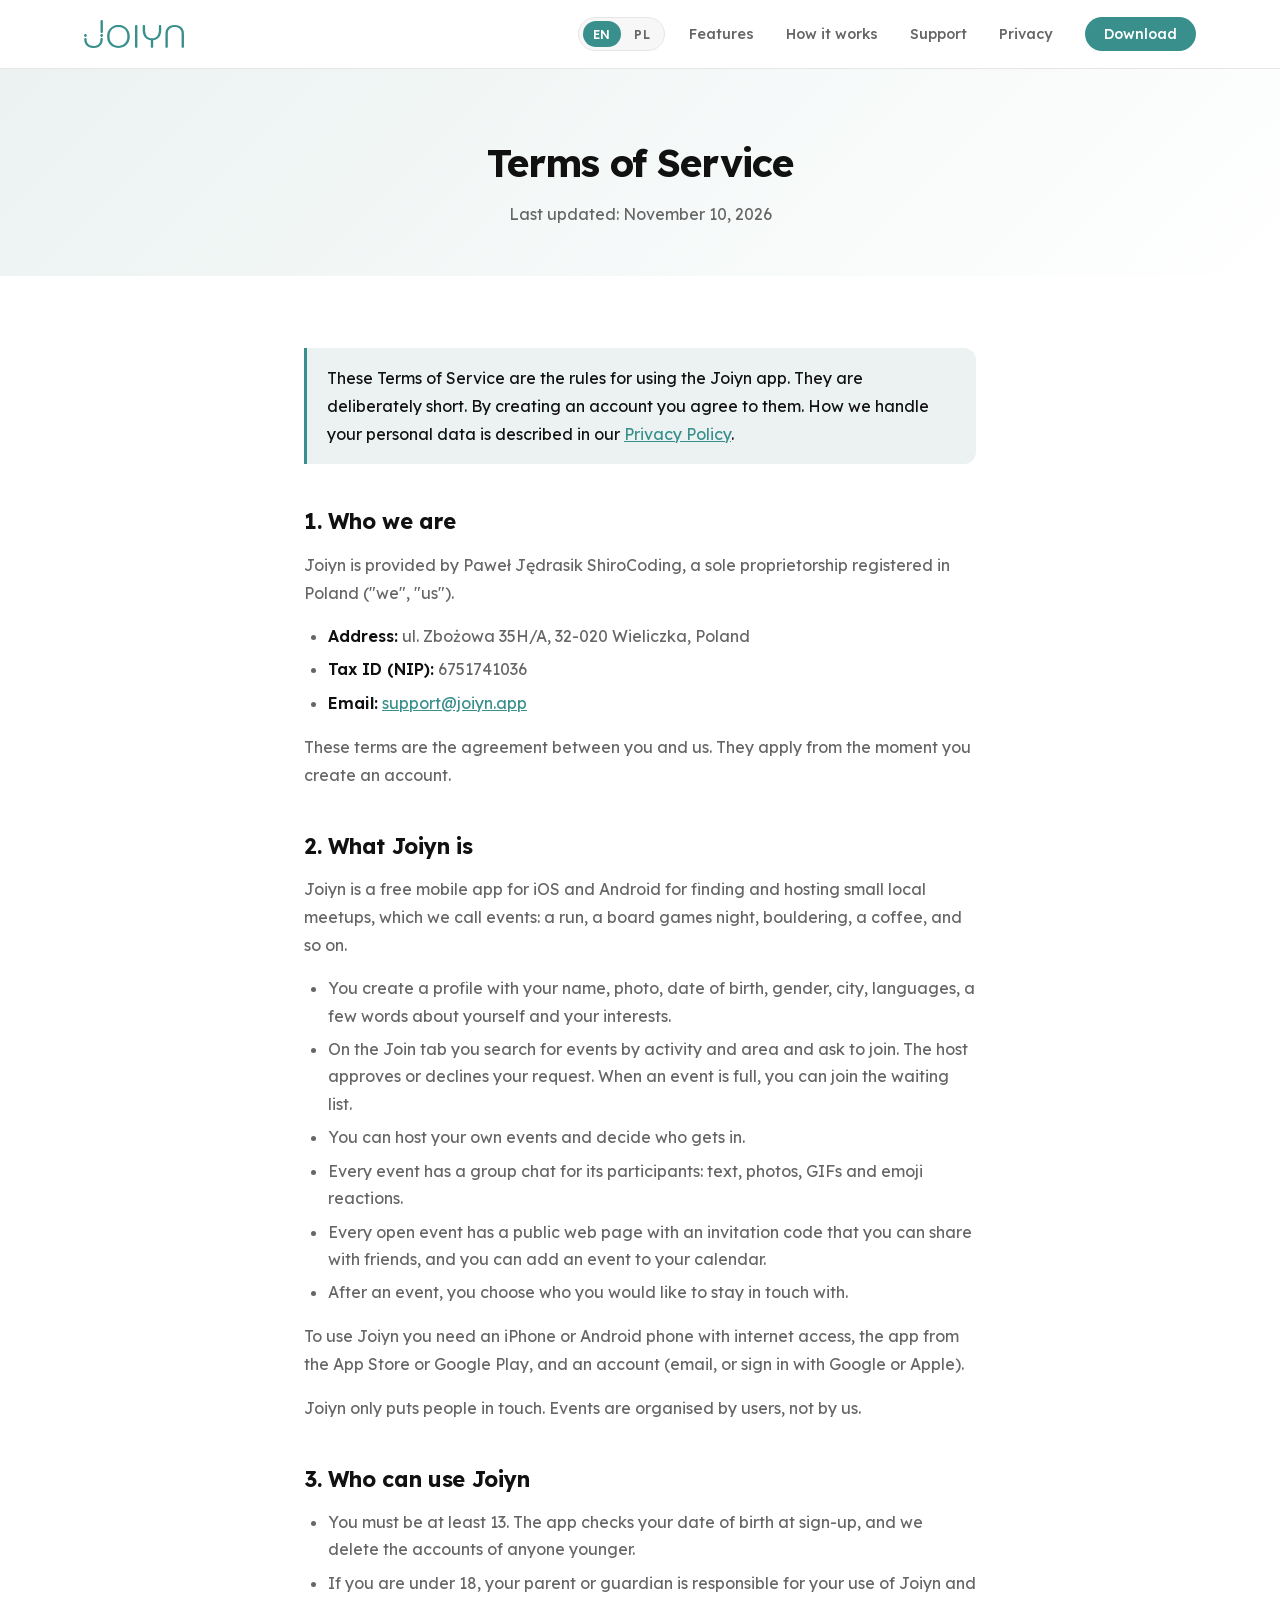
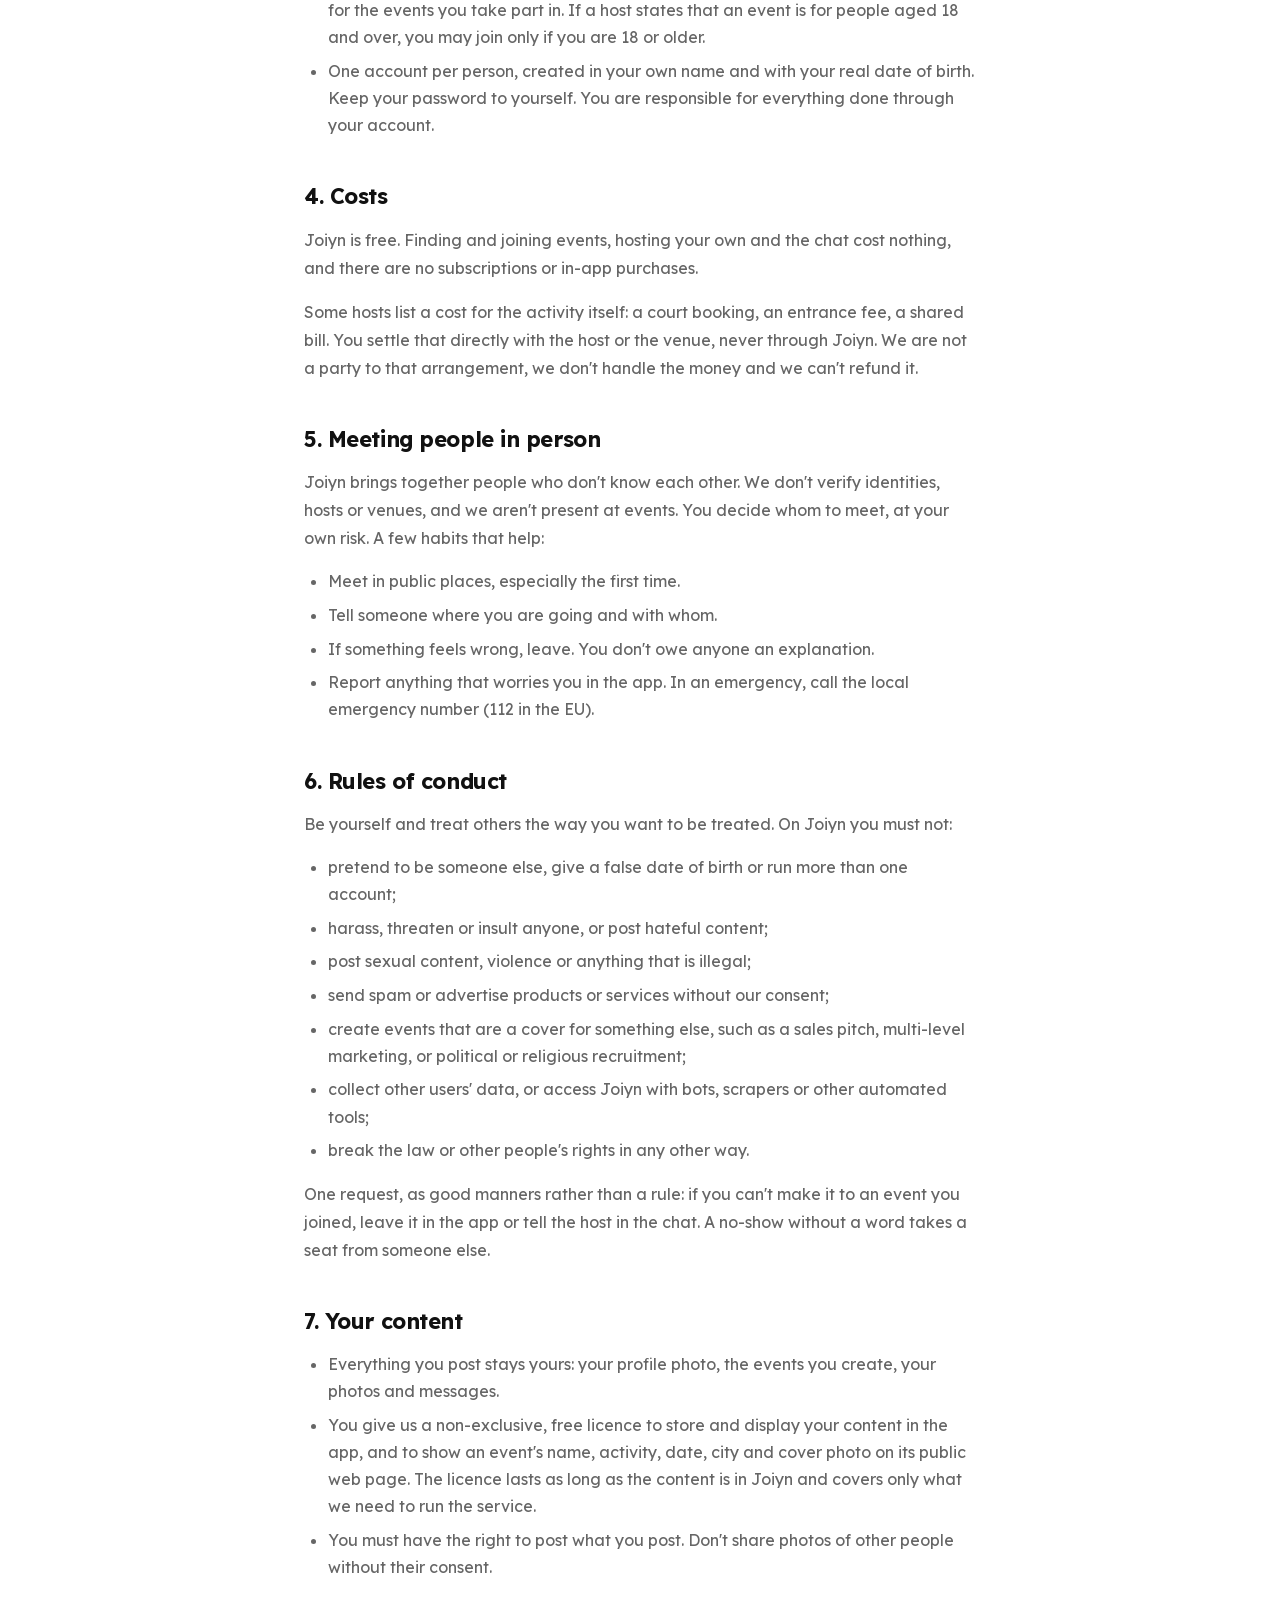
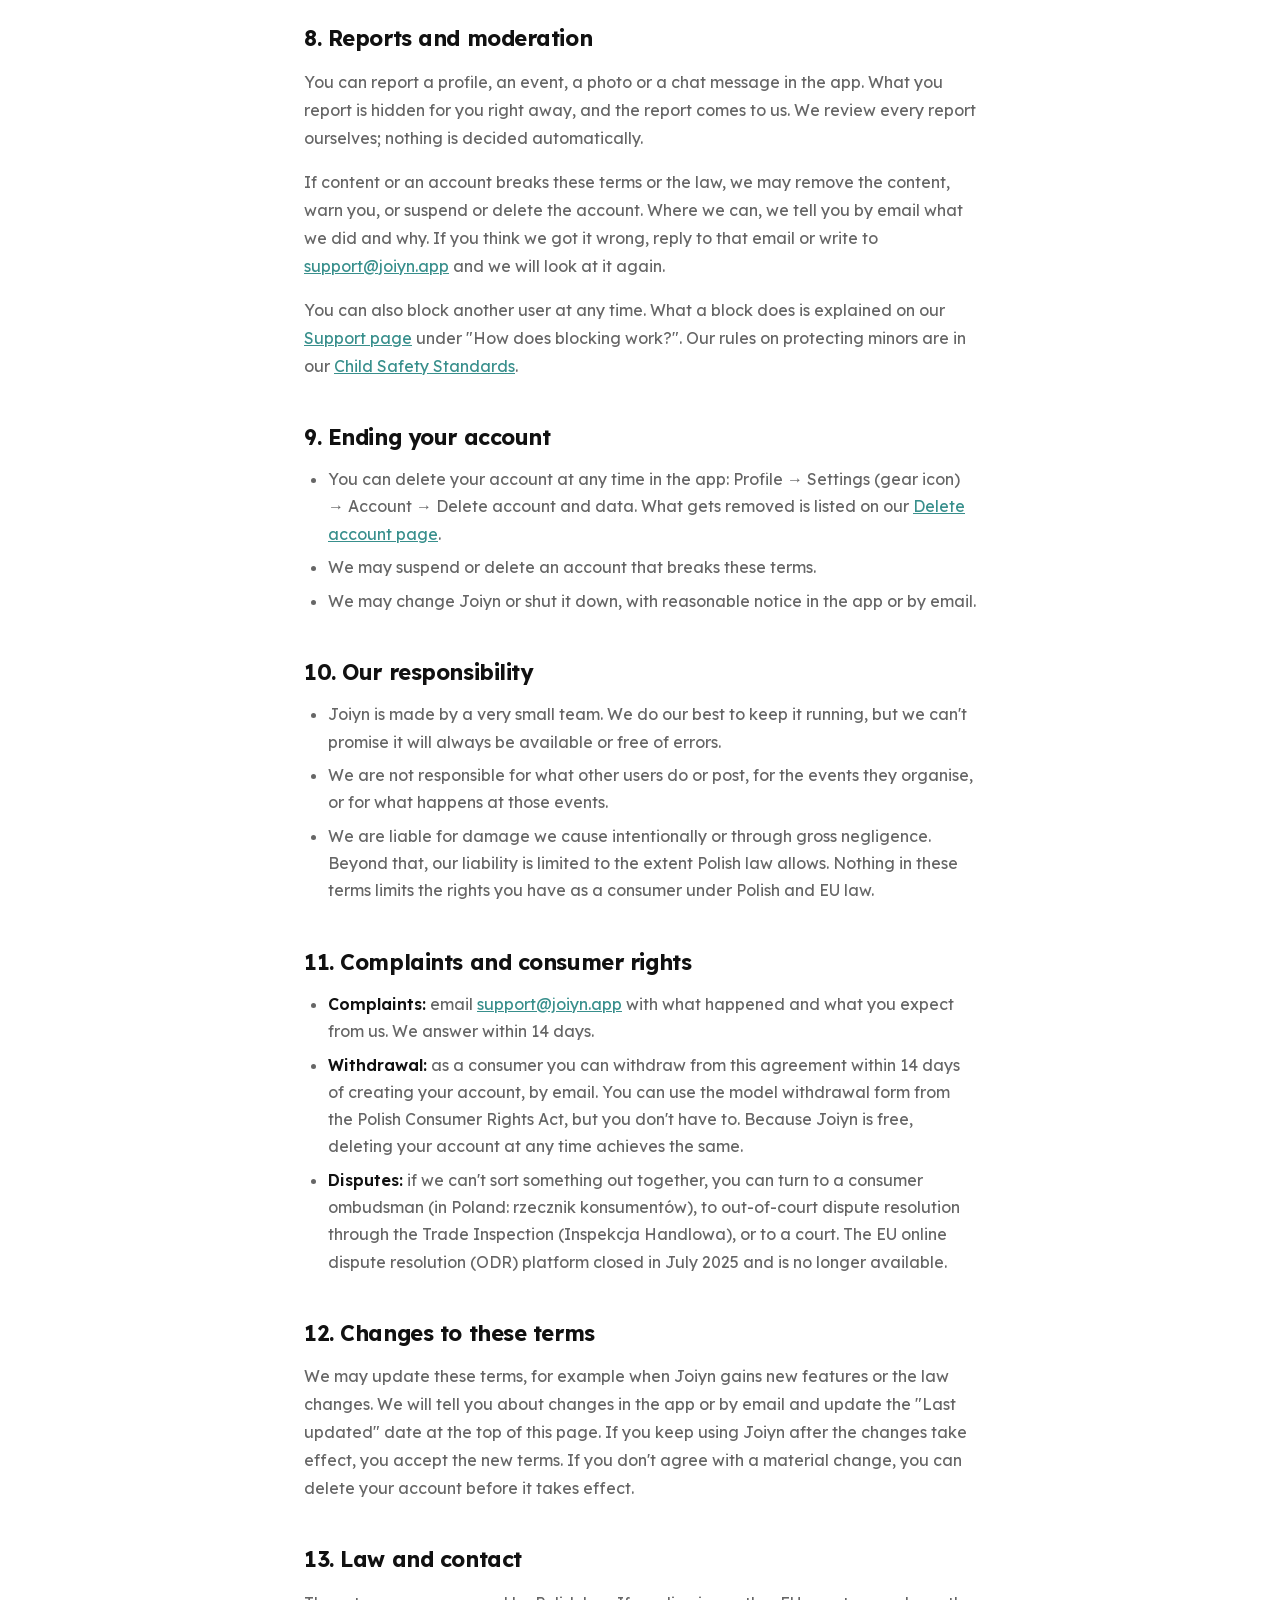
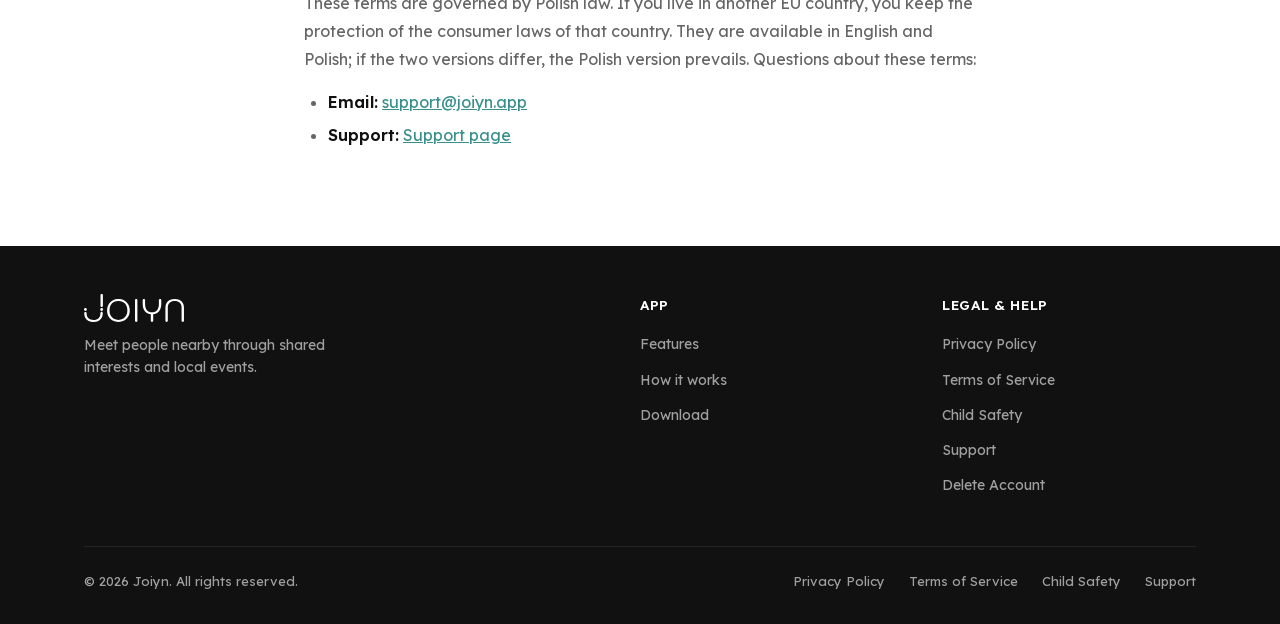
<file: terms.html>
<!DOCTYPE html>
<html lang="en">
<head>
  <meta charset="UTF-8" />
  <meta name="viewport" content="width=device-width, initial-scale=1.0" />
  <title>Terms of Service | Joiyn</title>
  <meta name="description" content="Joiyn Terms of Service: the rules for using the app, in plain language." />
  <meta name="theme-color" content="#388F8C" />
  <link rel="icon" type="image/png" href="assets/images/icon1024.png" />
  <link rel="apple-touch-icon" href="assets/images/icon1024.png" />
  <link rel="stylesheet" href="assets/css/styles.css" />
  <link rel="stylesheet" href="assets/css/tabler-icons.css" />
  <script src="assets/js/lang-detect.js"></script>
</head>
<body data-page="terms">

  <!-- ── Navigation ─────────────────────────────────────────────────────────── -->
  <header>
    <nav class="nav">
      <div class="container nav-inner">
                <a href="index.html" class="nav-logo">
          <img src="assets/images/logo-teal.svg" alt="Joiyn" data-i18n-alt="common.altJoiyn" />
        </a>
        <div class="nav-end">
          <div class="lang-picker" role="group" data-i18n-aria="common.langAria">
            <button type="button" class="lang-btn" data-lang="en" aria-pressed="false">EN</button>
            <button type="button" class="lang-btn" data-lang="pl" aria-pressed="false">PL</button>
          </div>
          <ul class="nav-links">
            <li><a href="index.html#features" data-i18n="common.navFeatures">Features</a></li>
            <li><a href="index.html#how-it-works" data-i18n="common.navHowItWorks">How it works</a></li>
            <li><a href="support.html" data-i18n="common.navSupport">Support</a></li>
            <li><a href="privacy.html" data-i18n="common.navPrivacy">Privacy</a></li>
            <li><a href="index.html#download" class="nav-cta" data-i18n="common.navDownload">Download</a></li>
          </ul>
        </div>
      </div>
    </nav>
  </header>

  <!-- ── Page hero ──────────────────────────────────────────────────────────── -->
  <section class="page-hero">
    <div class="container">
      <h1 data-i18n="terms.heroTitle">Terms of Service</h1>
      <p data-i18n="terms.updated">Last updated: November 10, 2026</p>
    </div>
  </section>

  <!-- ── Content ────────────────────────────────────────────────────────────── -->
  <div class="prose" data-i18n-html="terms.body">

    <div class="notice">
      <p>These Terms of Service are the rules for using the Joiyn app. They are deliberately short. By creating an account you agree to them. How we handle your personal data is described in our <a href="privacy.html">Privacy Policy</a>.</p>
    </div>

    <h2>1. Who we are</h2>
    <p>Joiyn is provided by Paweł Jędrasik ShiroCoding, a sole proprietorship registered in Poland ("we", "us").</p>
    <ul>
      <li><strong>Address:</strong> ul. Zbożowa 35H/A, 32-020 Wieliczka, Poland</li>
      <li><strong>Tax ID (NIP):</strong> 6751741036</li>
      <li><strong>Email:</strong> <a href="mailto:support@joiyn.app">support@joiyn.app</a></li>
    </ul>
    <p>These terms are the agreement between you and us. They apply from the moment you create an account.</p>

    <h2>2. What Joiyn is</h2>
    <p>Joiyn is a free mobile app for iOS and Android for finding and hosting small local meetups, which we call events: a run, a board games night, bouldering, a coffee, and so on.</p>
    <ul>
      <li>You create a profile with your name, photo, date of birth, gender, city, languages, a few words about yourself and your interests.</li>
      <li>On the Join tab you search for events by activity and area and ask to join. The host approves or declines your request. When an event is full, you can join the waiting list.</li>
      <li>You can host your own events and decide who gets in.</li>
      <li>Every event has a group chat for its participants: text, photos, GIFs and emoji reactions.</li>
      <li>Every open event has a public web page with an invitation code that you can share with friends, and you can add an event to your calendar.</li>
      <li>After an event, you choose who you would like to stay in touch with.</li>
    </ul>
    <p>To use Joiyn you need an iPhone or Android phone with internet access, the app from the App Store or Google Play, and an account (email, or sign in with Google or Apple).</p>
    <p>Joiyn only puts people in touch. Events are organised by users, not by us.</p>

    <h2>3. Who can use Joiyn</h2>
    <ul>
      <li>You must be at least 13. The app checks your date of birth at sign-up, and we delete the accounts of anyone younger.</li>
      <li>If you are under 18, your parent or guardian is responsible for your use of Joiyn and for the events you take part in. If a host states that an event is for people aged 18 and over, you may join only if you are 18 or older.</li>
      <li>One account per person, created in your own name and with your real date of birth. Keep your password to yourself. You are responsible for everything done through your account.</li>
    </ul>

    <h2>4. Costs</h2>
    <p>Joiyn is free. Finding and joining events, hosting your own and the chat cost nothing, and there are no subscriptions or in-app purchases.</p>
    <p>Some hosts list a cost for the activity itself: a court booking, an entrance fee, a shared bill. You settle that directly with the host or the venue, never through Joiyn. We are not a party to that arrangement, we don't handle the money and we can't refund it.</p>

    <h2>5. Meeting people in person</h2>
    <p>Joiyn brings together people who don't know each other. We don't verify identities, hosts or venues, and we aren't present at events. You decide whom to meet, at your own risk. A few habits that help:</p>
    <ul>
      <li>Meet in public places, especially the first time.</li>
      <li>Tell someone where you are going and with whom.</li>
      <li>If something feels wrong, leave. You don't owe anyone an explanation.</li>
      <li>Report anything that worries you in the app. In an emergency, call the local emergency number (112 in the EU).</li>
    </ul>

    <h2>6. Rules of conduct</h2>
    <p>Be yourself and treat others the way you want to be treated. On Joiyn you must not:</p>
    <ul>
      <li>pretend to be someone else, give a false date of birth or run more than one account;</li>
      <li>harass, threaten or insult anyone, or post hateful content;</li>
      <li>post sexual content, violence or anything that is illegal;</li>
      <li>send spam or advertise products or services without our consent;</li>
      <li>create events that are a cover for something else, such as a sales pitch, multi-level marketing, or political or religious recruitment;</li>
      <li>collect other users' data, or access Joiyn with bots, scrapers or other automated tools;</li>
      <li>break the law or other people's rights in any other way.</li>
    </ul>
    <p>One request, as good manners rather than a rule: if you can't make it to an event you joined, leave it in the app or tell the host in the chat. A no-show without a word takes a seat from someone else.</p>

    <h2>7. Your content</h2>
    <ul>
      <li>Everything you post stays yours: your profile photo, the events you create, your photos and messages.</li>
      <li>You give us a non-exclusive, free licence to store and display your content in the app, and to show an event's name, activity, date, city and cover photo on its public web page. The licence lasts as long as the content is in Joiyn and covers only what we need to run the service.</li>
      <li>You must have the right to post what you post. Don't share photos of other people without their consent.</li>
    </ul>

    <h2>8. Reports and moderation</h2>
    <p>You can report a profile, an event, a photo or a chat message in the app. What you report is hidden for you right away, and the report comes to us. We review every report ourselves; nothing is decided automatically.</p>
    <p>If content or an account breaks these terms or the law, we may remove the content, warn you, or suspend or delete the account. Where we can, we tell you by email what we did and why. If you think we got it wrong, reply to that email or write to <a href="mailto:support@joiyn.app">support@joiyn.app</a> and we will look at it again.</p>
    <p>You can also block another user at any time. What a block does is explained on our <a href="support.html">Support page</a> under "How does blocking work?". Our rules on protecting minors are in our <a href="child-safety.html">Child Safety Standards</a>.</p>

    <h2>9. Ending your account</h2>
    <ul>
      <li>You can delete your account at any time in the app: Profile → Settings (gear icon) → Account → Delete account and data. What gets removed is listed on our <a href="delete-account.html">Delete account page</a>.</li>
      <li>We may suspend or delete an account that breaks these terms.</li>
      <li>We may change Joiyn or shut it down, with reasonable notice in the app or by email.</li>
    </ul>

    <h2>10. Our responsibility</h2>
    <ul>
      <li>Joiyn is made by a very small team. We do our best to keep it running, but we can't promise it will always be available or free of errors.</li>
      <li>We are not responsible for what other users do or post, for the events they organise, or for what happens at those events.</li>
      <li>We are liable for damage we cause intentionally or through gross negligence. Beyond that, our liability is limited to the extent Polish law allows. Nothing in these terms limits the rights you have as a consumer under Polish and EU law.</li>
    </ul>

    <h2>11. Complaints and consumer rights</h2>
    <ul>
      <li><strong>Complaints:</strong> email <a href="mailto:support@joiyn.app">support@joiyn.app</a> with what happened and what you expect from us. We answer within 14 days.</li>
      <li><strong>Withdrawal:</strong> as a consumer you can withdraw from this agreement within 14 days of creating your account, by email. You can use the model withdrawal form from the Polish Consumer Rights Act, but you don't have to. Because Joiyn is free, deleting your account at any time achieves the same.</li>
      <li><strong>Disputes:</strong> if we can't sort something out together, you can turn to a consumer ombudsman (in Poland: rzecznik konsumentów), to out-of-court dispute resolution through the Trade Inspection (Inspekcja Handlowa), or to a court. The EU online dispute resolution (ODR) platform closed in July 2025 and is no longer available.</li>
    </ul>

    <h2>12. Changes to these terms</h2>
    <p>We may update these terms, for example when Joiyn gains new features or the law changes. We will tell you about changes in the app or by email and update the "Last updated" date at the top of this page. If you keep using Joiyn after the changes take effect, you accept the new terms. If you don't agree with a material change, you can delete your account before it takes effect.</p>

    <h2>13. Law and contact</h2>
    <p>These terms are governed by Polish law. If you live in another EU country, you keep the protection of the consumer laws of that country. They are available in English and Polish; if the two versions differ, the Polish version prevails. Questions about these terms:</p>
    <ul>
      <li><strong>Email:</strong> <a href="mailto:support@joiyn.app">support@joiyn.app</a></li>
      <li><strong>Support:</strong> <a href="support.html">Support page</a></li>
    </ul>

  </div>


<!-- ── Footer ──────────────────────────────────────────────────────────────── -->
  <footer class="footer">
    <div class="container">
      <div class="footer-inner">
        <div class="footer-brand">
          <a href="index.html" class="nav-logo">
            <img src="assets/images/logo-white.svg" data-i18n-alt="common.altJoiyn" alt="Joiyn" />
          </a>
          <p data-i18n="common.footerTagline">Meet people nearby through shared interests and local events.</p>
        </div>
        <div class="footer-col">
          <h4 data-i18n="common.footerApp">App</h4>
          <ul>
            <li><a href="index.html#features" data-i18n="common.navFeatures">Features</a></li>
            <li><a href="index.html#how-it-works" data-i18n="common.navHowItWorks">How it works</a></li>
            <li><a href="index.html#download" data-i18n="common.navDownload">Download</a></li>
          </ul>
        </div>
        <div class="footer-col">
          <h4 data-i18n="common.footerLegal">Legal &amp; Help</h4>
          <ul>
            <li><a href="privacy.html" data-i18n="common.footerPrivacy">Privacy Policy</a></li>
            <li><a href="terms.html" data-i18n="common.footerTerms">Terms of Service</a></li>
            <li><a href="child-safety.html" data-i18n="common.footerChildSafety">Child Safety</a></li>
            <li><a href="support.html" data-i18n="common.navSupport">Support</a></li>
            <li><a href="delete-account.html" data-i18n="common.footerDeleteAccount">Delete Account</a></li>
          </ul>
        </div>
      </div>
      <div class="footer-bottom">
        <span data-i18n="common.footerRights">© 2026 Joiyn. All rights reserved.</span>
        <div style="display:flex;gap:1.5rem;">
          <a href="privacy.html" data-i18n="common.footerPrivacy">Privacy Policy</a>
          <a href="terms.html" data-i18n="common.footerTerms">Terms of Service</a>
          <a href="child-safety.html" data-i18n="common.footerChildSafety">Child Safety</a>
          <a href="support.html" data-i18n="common.navSupport">Support</a>
        </div>
      </div>
    </div>
  </footer>

  <script src="assets/js/translations-en.js"></script>
  <script src="assets/js/translations-pl.js"></script>
  <script src="assets/js/translations-pages-en.js"></script>
  <script src="assets/js/translations-pages-pl.js"></script>
  <script src="assets/js/translations-legal-en.js"></script>
  <script src="assets/js/translations-legal-pl.js"></script>
  <script src="assets/js/i18n.js"></script>

</body>
</html>
</file>
<file: assets/css/styles.css>
/* Lexend 1.007 (variable, v26 from Google Fonts), self-hosted. SIL Open Font
   License 1.1: assets/fonts/lexend/OFL.txt. Unicode ranges as Google serves them. */
@font-face {
  font-family: 'Lexend';
  font-style: normal;
  font-weight: 400 700;
  font-display: swap;
  src: url('../fonts/lexend/lexend-v26-latin-ext.woff2') format('woff2');
  unicode-range: U+0100-02BA, U+02BD-02C5, U+02C7-02CC, U+02CE-02D7, U+02DD-02FF, U+0304, U+0308, U+0329, U+1D00-1DBF, U+1E00-1E9F, U+1EF2-1EFF, U+2020, U+20A0-20AB, U+20AD-20C4, U+2113, U+2C60-2C7F, U+A720-A7FF;
}
@font-face {
  font-family: 'Lexend';
  font-style: normal;
  font-weight: 400 700;
  font-display: swap;
  src: url('../fonts/lexend/lexend-v26-latin.woff2') format('woff2');
  unicode-range: U+0000-00FF, U+0131, U+0152-0153, U+02BB-02BC, U+02C6, U+02DA, U+02DC, U+0304, U+0308, U+0329, U+2000-206F, U+20AC, U+2122, U+2191, U+2193, U+2212, U+2215, U+FEFF, U+FFFD;
}

/* ── Design tokens ─────────────────────────────────────────────────────────── */
:root {
  --primary:        #388F8C;
  --primary-dark:   #2D7A77;
  --primary-light:  #4BA5A2;
  --primary-faint:  #EBF2F1;
  --accent:         #FFB980;
  --accent-dark:    #F0A060;

  --bg:             #FFFFFF;
  --bg-secondary:   #F7F7F7;
  --text:           #111111;
  --text-secondary: #666666;
  --text-tertiary:  #999999;
  --border:         #E6E6E6;

  --font:           'Lexend', sans-serif;
  --radius:         12px;
  --radius-lg:      24px;
  --radius-xl:      40px;

  --shadow-sm:      0 1px 3px rgba(0,0,0,0.08);
  --shadow-md:      0 4px 16px rgba(56,143,140,0.12);
  --shadow-lg:      0 12px 40px rgba(56,143,140,0.18);

  --max-w:          1160px;
  --section-py:     5rem;
}

/* ── Reset ──────────────────────────────────────────────────────────────────── */
*, *::before, *::after { box-sizing: border-box; margin: 0; padding: 0; }
html { scroll-behavior: smooth; }
body {
  font-family: var(--font);
  background: var(--bg);
  color: var(--text);
  line-height: 1.6;
  -webkit-font-smoothing: antialiased;
}
img, svg { display: block; max-width: 100%; }
a { color: inherit; text-decoration: none; }
button { cursor: pointer; font-family: inherit; }

/* ── Layout helpers ─────────────────────────────────────────────────────────── */
.container {
  max-width: var(--max-w);
  margin: 0 auto;
  padding: 0 1.5rem;
}

/* ── Navigation ─────────────────────────────────────────────────────────────── */
.nav {
  position: sticky;
  top: 0;
  z-index: 100;
  background: rgba(255,255,255,0.92);
  backdrop-filter: blur(12px);
  -webkit-backdrop-filter: blur(12px);
  border-bottom: 1px solid var(--border);
}
.nav-inner {
  display: flex;
  align-items: center;
  justify-content: space-between;
  height: 68px;
}
.nav-logo {
  display: flex;
  align-items: center;
}
.nav-logo img {
  height: 28px;
  width: auto;
}
.nav-links {
  display: flex;
  align-items: center;
  gap: 2rem;
  list-style: none;
}
.nav-links a {
  font-size: 0.9rem;
  font-weight: 500;
  color: var(--text-secondary);
  transition: color 0.2s;
}
.nav-links a:hover { color: var(--primary); }
.nav-cta {
  background: var(--primary);
  color: #fff !important;
  padding: 0.5rem 1.2rem;
  border-radius: 100px;
  transition: background 0.2s, transform 0.15s !important;
}
.nav-cta:hover { background: var(--primary-dark) !important; transform: translateY(-1px); }
.nav-end {
  display: flex;
  align-items: center;
  gap: 1.5rem;
}
.lang-picker {
  display: inline-flex;
  align-items: center;
  gap: 0.15rem;
  padding: 0.2rem;
  background: var(--bg-secondary);
  border-radius: 100px;
  border: 1px solid var(--border);
}
.lang-btn {
  font-family: inherit;
  font-size: 0.75rem;
  font-weight: 600;
  letter-spacing: 0.04em;
  padding: 0.35rem 0.65rem;
  border: none;
  border-radius: 100px;
  background: transparent;
  color: var(--text-secondary);
  cursor: pointer;
  transition: background 0.2s, color 0.2s;
}
.lang-btn:hover { color: var(--primary); }
.lang-btn-active {
  background: var(--primary);
  color: #fff;
}
.lang-btn-active:hover { color: #fff; }

/* ── Hero ────────────────────────────────────────────────────────────────────── */
.hero {
  background: linear-gradient(135deg, var(--primary-faint) 0%, #fff 55%, rgba(255,185,128,0.08) 100%);
  overflow: hidden;
  padding: 5rem 0 3rem;
}
.hero-inner {
  display: grid;
  grid-template-columns: 1fr 1fr;
  align-items: center;
  gap: 3rem;
}
.hero-eyebrow {
  display: inline-flex;
  align-items: center;
  gap: 0.4rem;
  background: var(--primary-faint);
  color: var(--primary);
  font-size: 0.8rem;
  font-weight: 600;
  letter-spacing: 0.06em;
  text-transform: uppercase;
  padding: 0.35rem 0.85rem;
  border-radius: 100px;
  margin-bottom: 1.25rem;
}
.hero-title {
  font-size: clamp(2.2rem, 4.5vw, 3.4rem);
  font-weight: 700;
  line-height: 1.1;
  letter-spacing: -0.03em;
  color: var(--text);
  margin-bottom: 1.25rem;
}
.hero-title span { color: var(--primary); }
.hero-subtitle {
  font-size: 1.1rem;
  color: var(--text-secondary);
  line-height: 1.7;
  max-width: 460px;
  margin-bottom: 2.5rem;
}
.hero-actions {
  display: flex;
  flex-wrap: wrap;
  gap: 1rem;
  align-items: center;
}
.btn-store {
  display: inline-flex;
  align-items: center;
  gap: 0.6rem;
  padding: 0.8rem 1.5rem;
  border-radius: var(--radius);
  font-weight: 600;
  font-size: 0.9rem;
  transition: transform 0.15s, box-shadow 0.15s;
}
.btn-store:hover { transform: translateY(-2px); box-shadow: var(--shadow-lg); }
.btn-store-apple {
  background: var(--text);
  color: #fff;
}
.btn-store-google {
  background: var(--bg);
  color: var(--text);
  border: 1.5px solid var(--border);
}
.btn-store svg { width: 20px; height: 20px; flex-shrink: 0; }
.btn-store-label {
  display: flex;
  flex-direction: column;
  line-height: 1.15;
}
.btn-store-label small { font-size: 0.68rem; font-weight: 400; opacity: 0.7; }

.hero-visual {
  position: relative;
  display: flex;
  justify-content: center;
  align-items: flex-end;
}
.hero-illustration {
  width: 100%;
  max-width: 520px;
  height: auto;
  filter: drop-shadow(0 8px 32px rgba(56,143,140,0.15));
}
.hero-badge {
  position: absolute;
  top: 12%;
  left: -2rem;
  background: #fff;
  border-radius: var(--radius);
  box-shadow: var(--shadow-md);
  padding: 0.75rem 1rem;
  display: flex;
  align-items: center;
  gap: 0.6rem;
  font-size: 0.8rem;
  font-weight: 600;
  white-space: nowrap;
}
.hero-badge .badge-icon {
  width: 32px;
  height: 32px;
  background: var(--primary-faint);
  border-radius: 8px;
  display: flex;
  align-items: center;
  justify-content: center;
}
.hero-badge-2 {
  top: auto;
  bottom: 12%;
  left: auto;
  right: -2rem;
}

/* ── Social proof strip ──────────────────────────────────────────────────────── */
.social-proof {
  background: var(--primary);
  color: #fff;
  padding: 1.25rem 0;
}
.social-proof-inner {
  display: flex;
  align-items: center;
  justify-content: center;
  gap: 3rem;
  flex-wrap: wrap;
}
.proof-item {
  display: flex;
  align-items: center;
  gap: 0.5rem;
  font-size: 0.9rem;
  font-weight: 500;
  opacity: 0.95;
}
.proof-item i { font-size: 1.1rem; opacity: 0.85; }

/* ── Section header ──────────────────────────────────────────────────────────── */
.section-header {
  text-align: center;
  max-width: 600px;
  margin: 0 auto 3.5rem;
}
.section-eyebrow {
  display: inline-block;
  background: var(--primary-faint);
  color: var(--primary);
  font-size: 0.78rem;
  font-weight: 600;
  letter-spacing: 0.07em;
  text-transform: uppercase;
  padding: 0.3rem 0.8rem;
  border-radius: 100px;
  margin-bottom: 0.75rem;
}
.section-title {
  font-size: clamp(1.6rem, 3vw, 2.25rem);
  font-weight: 700;
  letter-spacing: -0.025em;
  line-height: 1.2;
  margin-bottom: 0.75rem;
}
.section-subtitle {
  color: var(--text-secondary);
  font-size: 1.05rem;
  line-height: 1.65;
}

/* ── Features ────────────────────────────────────────────────────────────────── */
.features { padding: var(--section-py) 0; background: var(--bg); }
.features-grid {
  display: grid;
  grid-template-columns: repeat(auto-fit, minmax(240px, 1fr));
  gap: 1.5rem;
}
.feature-card {
  background: var(--bg-secondary);
  border-radius: var(--radius-lg);
  padding: 2rem 1.75rem;
  transition: transform 0.2s, box-shadow 0.2s;
}
.feature-card:hover {
  transform: translateY(-4px);
  box-shadow: var(--shadow-md);
}
.feature-icon {
  width: 52px;
  height: 52px;
  background: var(--primary-faint);
  border-radius: var(--radius);
  display: flex;
  align-items: center;
  justify-content: center;
  margin-bottom: 1.25rem;
}
.feature-card h3 {
  font-size: 1.05rem;
  font-weight: 700;
  margin-bottom: 0.5rem;
  letter-spacing: -0.015em;
}
.feature-card p {
  font-size: 0.9rem;
  color: var(--text-secondary);
  line-height: 1.65;
}
.feature-card.featured {
  background: var(--primary);
  color: #fff;
}
.feature-card.featured .feature-icon { background: rgba(255,255,255,0.2); }
.feature-card.featured p { color: rgba(255,255,255,0.8); }

/* ── How it works ────────────────────────────────────────────────────────────── */
.how-it-works { padding: var(--section-py) 0; background: var(--bg-secondary); }
.steps {
  display: grid;
  grid-template-columns: repeat(3, 1fr);
  gap: 2rem;
  position: relative;
}
.steps::before {
  content: '';
  position: absolute;
  top: 40px;
  left: calc(16.67% + 1rem);
  right: calc(16.67% + 1rem);
  height: 2px;
  background: linear-gradient(90deg, var(--primary-faint), var(--primary-light), var(--primary-faint));
}
.step {
  text-align: center;
  position: relative;
  padding-top: 0.5rem;
}
.step-number {
  width: 80px;
  height: 80px;
  border-radius: 50%;
  background: #fff;
  border: 2px solid var(--primary-light);
  display: flex;
  align-items: center;
  justify-content: center;
  margin: 0 auto 1.5rem;
  position: relative;
  z-index: 1;
  box-shadow: var(--shadow-sm);
}
.step:nth-child(2) .step-number { background: var(--primary); border-color: var(--primary); }
.step h3 {
  font-size: 1.05rem;
  font-weight: 700;
  letter-spacing: -0.015em;
  margin-bottom: 0.5rem;
}
.step p {
  font-size: 0.9rem;
  color: var(--text-secondary);
  max-width: 220px;
  margin: 0 auto;
  line-height: 1.65;
}

/* ── Interests ───────────────────────────────────────────────────────────────── */
.interests { padding: var(--section-py) 0; }
.interests-scroll {
  display: flex;
  flex-wrap: wrap;
  gap: 0.75rem;
  justify-content: center;
}
.interest-tag {
  display: inline-flex;
  align-items: center;
  gap: 0.4rem;
  padding: 0.55rem 1.1rem;
  border-radius: 100px;
  font-size: 0.88rem;
  font-weight: 500;
  border: 1.5px solid var(--primary-light);
  background: var(--primary-faint);
  color: var(--primary-dark);
  transition: all 0.2s;
}
.interest-tag:hover {
  background: var(--primary);
  border-color: var(--primary);
  color: #fff;
  transform: translateY(-1px);
}
.interest-tag i { font-size: 1rem; color: inherit; line-height: 1; }

/* ── Download CTA ────────────────────────────────────────────────────────────── */
.cta-section {
  padding: var(--section-py) 0;
  background: linear-gradient(135deg, var(--primary-dark) 0%, var(--primary) 60%, var(--primary-light) 100%);
  color: #fff;
  text-align: center;
  overflow: hidden;
  position: relative;
}
.cta-section::before {
  content: '';
  position: absolute;
  width: 600px;
  height: 600px;
  border-radius: 50%;
  background: rgba(255,255,255,0.04);
  top: -200px;
  right: -100px;
  pointer-events: none;
}
.cta-section::after {
  content: '';
  position: absolute;
  width: 400px;
  height: 400px;
  border-radius: 50%;
  background: rgba(255,255,255,0.04);
  bottom: -150px;
  left: -80px;
  pointer-events: none;
}
.cta-content { position: relative; z-index: 1; }
.cta-icon {
  width: 80px;
  height: 80px;
  border-radius: 18px;
  margin: 0 auto 1.75rem;
  box-shadow: 0 8px 32px rgba(0,0,0,0.25);
}
.cta-title {
  font-size: clamp(1.8rem, 3.5vw, 2.6rem);
  font-weight: 700;
  letter-spacing: -0.03em;
  line-height: 1.15;
  margin-bottom: 1rem;
}
.cta-subtitle {
  font-size: 1.05rem;
  opacity: 0.85;
  margin-bottom: 2.5rem;
  max-width: 480px;
  margin-left: auto;
  margin-right: auto;
  line-height: 1.65;
}
.cta-buttons {
  display: flex;
  justify-content: center;
  flex-wrap: wrap;
  gap: 1rem;
}
.btn-store-light {
  background: rgba(255,255,255,0.15);
  color: #fff;
  border: 1.5px solid rgba(255,255,255,0.35);
  backdrop-filter: blur(8px);
}
.btn-store-light:hover {
  background: rgba(255,255,255,0.25);
  box-shadow: 0 6px 20px rgba(0,0,0,0.15);
}

/* ── Footer ──────────────────────────────────────────────────────────────────── */
.footer {
  background: var(--text);
  color: rgba(255,255,255,0.6);
  padding: 3rem 0 2rem;
}
.footer-inner {
  display: grid;
  grid-template-columns: 2fr 1fr 1fr;
  gap: 3rem;
  margin-bottom: 3rem;
}
.footer-brand .nav-logo {
  margin-bottom: 0.75rem;
}
.footer-brand p {
  font-size: 0.88rem;
  line-height: 1.6;
  max-width: 280px;
}
.footer-col h4 {
  color: #fff;
  font-size: 0.85rem;
  font-weight: 600;
  letter-spacing: 0.05em;
  text-transform: uppercase;
  margin-bottom: 1rem;
}
.footer-col ul { list-style: none; display: flex; flex-direction: column; gap: 0.6rem; }
.footer-col a { font-size: 0.88rem; transition: color 0.2s; }
.footer-col a:hover { color: #fff; }
.footer-bottom {
  border-top: 1px solid rgba(255,255,255,0.08);
  padding-top: 1.5rem;
  display: flex;
  align-items: center;
  justify-content: space-between;
  flex-wrap: wrap;
  gap: 1rem;
  font-size: 0.82rem;
}
.footer-bottom a { transition: color 0.2s; }
.footer-bottom a:hover { color: #fff; }

/* ── Page header (inner pages) ───────────────────────────────────────────────── */
.page-hero {
  background: linear-gradient(135deg, var(--primary-faint) 0%, #fff 100%);
  padding: 4rem 0 3rem;
  text-align: center;
}
.page-hero h1 {
  font-size: clamp(1.8rem, 3vw, 2.5rem);
  font-weight: 700;
  letter-spacing: -0.025em;
  margin-bottom: 0.5rem;
}
.page-hero p {
  color: var(--text-secondary);
  font-size: 1rem;
  max-width: 480px;
  margin: 0 auto;
}

/* ── Prose content ───────────────────────────────────────────────────────────── */
.prose {
  max-width: 720px;
  margin: 0 auto;
  padding: 3rem 1.5rem 5rem;
}
.prose h2 {
  font-size: 1.35rem;
  font-weight: 700;
  letter-spacing: -0.02em;
  margin: 2.5rem 0 0.75rem;
  color: var(--text);
}
.prose h2:first-child { margin-top: 0; }
.prose h3 {
  font-size: 1.05rem;
  font-weight: 600;
  margin: 1.5rem 0 0.5rem;
}
.prose p { color: var(--text-secondary); margin-bottom: 1rem; line-height: 1.75; }
.prose ul, .prose ol {
  color: var(--text-secondary);
  padding-left: 1.5rem;
  margin-bottom: 1rem;
}
.prose li { margin-bottom: 0.4rem; line-height: 1.7; }
.prose a { color: var(--primary); text-decoration: underline; }
.prose a:hover { color: var(--primary-dark); }
.prose strong { color: var(--text); font-weight: 600; }
.prose .notice {
  background: var(--primary-faint);
  border-left: 3px solid var(--primary);
  border-radius: 0 var(--radius) var(--radius) 0;
  padding: 1rem 1.25rem;
  margin: 1.5rem 0;
}
.prose .notice p { margin: 0; color: var(--text); }

/* ── Support form ────────────────────────────────────────────────────────────── */
.support-grid {
  display: grid;
  grid-template-columns: 1fr 1fr;
  gap: 3rem;
  max-width: 900px;
  margin: 3rem auto;
  padding: 0 1.5rem 5rem;
}
.contact-info { padding-top: 0.5rem; }
.contact-info h2 {
  font-size: 1.5rem;
  font-weight: 700;
  letter-spacing: -0.02em;
  margin-bottom: 0.75rem;
}
.contact-info p { color: var(--text-secondary); margin-bottom: 1.75rem; line-height: 1.7; }
.contact-detail {
  display: flex;
  align-items: flex-start;
  gap: 0.75rem;
  margin-bottom: 1.25rem;
}
.contact-detail .icon {
  width: 40px;
  height: 40px;
  background: var(--primary-faint);
  border-radius: var(--radius);
  display: flex;
  align-items: center;
  justify-content: center;
  flex-shrink: 0;
}
.contact-detail-text strong {
  display: block;
  font-size: 0.88rem;
  font-weight: 600;
  margin-bottom: 0.15rem;
}
.contact-detail-text span {
  font-size: 0.88rem;
  color: var(--text-secondary);
}
.faq-list { list-style: none; padding: 0; }
.faq-item {
  border-bottom: 1px solid var(--border);
  padding: 1.1rem 0;
}
.faq-item:first-child { border-top: 1px solid var(--border); }
.faq-q {
  font-weight: 600;
  font-size: 0.92rem;
  margin-bottom: 0.35rem;
  display: flex;
  align-items: center;
  gap: 0.5rem;
}
.faq-q::before { content: 'Q'; background: var(--primary); color: #fff; font-size: 0.7rem; font-weight: 700; padding: 0.15rem 0.4rem; border-radius: 4px; flex-shrink: 0; }
.faq-a { font-size: 0.88rem; color: var(--text-secondary); line-height: 1.65; }

.form-card {
  background: var(--bg-secondary);
  border-radius: var(--radius-lg);
  padding: 2rem;
}
.form-card h2 {
  font-size: 1.25rem;
  font-weight: 700;
  letter-spacing: -0.02em;
  margin-bottom: 1.5rem;
}
.form-group { margin-bottom: 1.25rem; }
.form-group label {
  display: block;
  font-size: 0.85rem;
  font-weight: 600;
  margin-bottom: 0.4rem;
  color: var(--text);
}
.form-group input,
.form-group select,
.form-group textarea {
  width: 100%;
  padding: 0.7rem 0.9rem;
  border: 1.5px solid var(--border);
  border-radius: var(--radius);
  font-family: var(--font);
  font-size: 0.9rem;
  color: var(--text);
  background: var(--bg);
  transition: border-color 0.2s;
  outline: none;
  resize: vertical;
}
.form-group input:focus,
.form-group select:focus,
.form-group textarea:focus { border-color: var(--primary); }
.form-group textarea { min-height: 120px; }
.btn-submit {
  width: 100%;
  padding: 0.85rem;
  background: var(--primary);
  color: #fff;
  border: none;
  border-radius: var(--radius);
  font-weight: 600;
  font-size: 0.95rem;
  transition: background 0.2s, transform 0.15s;
}
.btn-submit:hover { background: var(--primary-dark); transform: translateY(-1px); }

/* ── Responsive ──────────────────────────────────────────────────────────────── */
@media (max-width: 900px) {
  .hero-inner { grid-template-columns: 1fr; text-align: center; }
  .hero-subtitle { margin-left: auto; margin-right: auto; }
  .hero-actions { justify-content: center; }
  .hero-visual { order: -1; }
  .hero-badge, .hero-badge-2 { display: none; }
  .steps { grid-template-columns: 1fr; }
  .steps::before { display: none; }
  .footer-inner { grid-template-columns: 1fr 1fr; }
  .footer-brand { grid-column: 1 / -1; }
  .support-grid { grid-template-columns: 1fr; }
}
@media (max-width: 600px) {
  :root { --section-py: 3.5rem; }
  .nav-links { display: none; }
  .nav-end { gap: 0.75rem; }
  .hero { padding: 3rem 0 2rem; }
  .hero-title { font-size: 2rem; }
  .social-proof-inner { gap: 1.25rem; }
  .proof-item { font-size: 0.82rem; }
  .footer-inner { grid-template-columns: 1fr; }
  .footer-bottom { flex-direction: column; align-items: flex-start; }
}

/* ── Icon sizing (Tabler webfont) ────────────────────────────────────────────── */
.proof-item i   { font-size: 1.1rem; opacity: 0.85; }
.badge-icon i   { font-size: 1rem;   color: var(--primary); }
.feature-icon i { font-size: 1.5rem; color: var(--primary); }
.feature-card.featured .feature-icon i { color: #fff; }
.step-number i  { font-size: 1.75rem; color: var(--primary); }
.step:nth-child(2) .step-number i { color: #fff; }
.icon i         { font-size: 1.1rem; color: var(--primary); }

/* ── App screenshots ─────────────────────────────────────────────────────────── */
.screenshots { padding: var(--section-py) 0; background: var(--bg-secondary); overflow: hidden; }
.screenshots-scroll {
  display: flex;
  gap: 1.5rem;
  justify-content: center;
  align-items: flex-end;
  flex-wrap: wrap;
}
.phone-frame {
  position: relative;
  flex-shrink: 0;
  width: 200px;
  border-radius: 32px;
  background: #fff;
  box-shadow: 0 2px 0 2px #e0e0e0, 0 4px 32px rgba(0,0,0,0.18);
  overflow: hidden;
  transition: transform 0.25s, box-shadow 0.25s;
  border: 2px solid #e0e0e0;
}
.phone-frame:hover {
  transform: translateY(-8px) scale(1.03);
  box-shadow: 0 2px 0 2px #d0d0d0, 0 20px 48px rgba(56,143,140,0.18);
}
.phone-frame img {
  width: 100%;
  height: auto;
  display: block;
  border-radius: 30px;
}
/* Raise center phone */
.phone-frame.featured {
  width: 220px;
  transform: translateY(-16px);
  box-shadow: 0 2px 0 2px #d0d0d0, 0 24px 56px rgba(56,143,140,0.22);
  border-color: var(--primary-light);
}
.phone-frame.featured:hover {
  transform: translateY(-24px) scale(1.03);
}
/* Side phones slightly de-emphasised */
.phone-frame.side {
  width: 175px;
  opacity: 0.88;
}
.phone-frame.side:hover { opacity: 1; }

@media (max-width: 900px) {
  .phone-frame.side { display: none; }
  .phone-frame.featured { transform: none; width: 200px; }
}
@media (max-width: 600px) {
  .screenshots-scroll { gap: 1rem; }
  .phone-frame { width: 155px; }
  .phone-frame.featured { width: 175px; transform: none; }
}

/* ── Animations ──────────────────────────────────────────────────────────────── */
@keyframes fadeUp {
  from { opacity: 0; transform: translateY(24px); }
  to   { opacity: 1; transform: translateY(0); }
}
.animate-fade-up {
  animation: fadeUp 0.55s cubic-bezier(.22,1,.36,1) both;
}
.delay-1 { animation-delay: 0.1s; }
.delay-2 { animation-delay: 0.2s; }
.delay-3 { animation-delay: 0.3s; }
.delay-4 { animation-delay: 0.4s; }
</file>
<file: assets/css/tabler-icons.css>
/*!
 * Tabler Icons 3.49.0 by tabler, https://tabler.io (MIT, assets/fonts/tabler-icons/LICENSE)
 * Subset with only the icons these pages use; built by scripts/subset-icons.py.
 */
@font-face {
  font-family: "tabler-icons";
  font-style: normal;
  font-weight: 400;
  font-display: block;
  src: url("../fonts/tabler-icons/tabler-icons.4d0a84e7d1.woff2") format("woff2");
}
.ti {
  font-family: "tabler-icons" !important;
  speak: none;
  font-style: normal;
  font-weight: normal;
  font-variant: normal;
  text-transform: none;
  line-height: 1;
  -webkit-font-smoothing: antialiased;
  -moz-osx-font-smoothing: grayscale;
}
.ti-ball-football:before { content: "\ee06"; }
.ti-ball-tennis:before { content: "\ec2a"; }
.ti-ball-volleyball:before { content: "\ec2b"; }
.ti-beer:before { content: "\efa1"; }
.ti-bike:before { content: "\ea36"; }
.ti-book:before { content: "\ea39"; }
.ti-calendar-plus:before { content: "\ebba"; }
.ti-clock:before { content: "\ea70"; }
.ti-coffee:before { content: "\ef0e"; }
.ti-device-mobile:before { content: "\ea8a"; }
.ti-heart:before { content: "\eabe"; }
.ti-heart-handshake:before { content: "\f0f3"; }
.ti-language:before { content: "\ebbe"; }
.ti-lock:before { content: "\eae2"; }
.ti-mail:before { content: "\eae5"; }
.ti-map:before { content: "\eae9"; }
.ti-map-pin:before { content: "\eae8"; }
.ti-message-circle:before { content: "\eaed"; }
.ti-microphone-2:before { content: "\ef2c"; }
.ti-mountain:before { content: "\ef97"; }
.ti-music:before { content: "\eafc"; }
.ti-palette:before { content: "\eb01"; }
.ti-puzzle:before { content: "\eb10"; }
.ti-run:before { content: "\ec82"; }
.ti-search:before { content: "\eb1c"; }
.ti-share:before { content: "\eb21"; }
.ti-shield:before { content: "\eb24"; }
.ti-star:before { content: "\eb2e"; }
.ti-target:before { content: "\eb35"; }
.ti-tools-kitchen-2:before { content: "\eeff"; }
.ti-trekking:before { content: "\f5ad"; }
.ti-user-plus:before { content: "\eb4b"; }
.ti-users:before { content: "\ebf2"; }
.ti-yoga:before { content: "\f01f"; }
</file>
